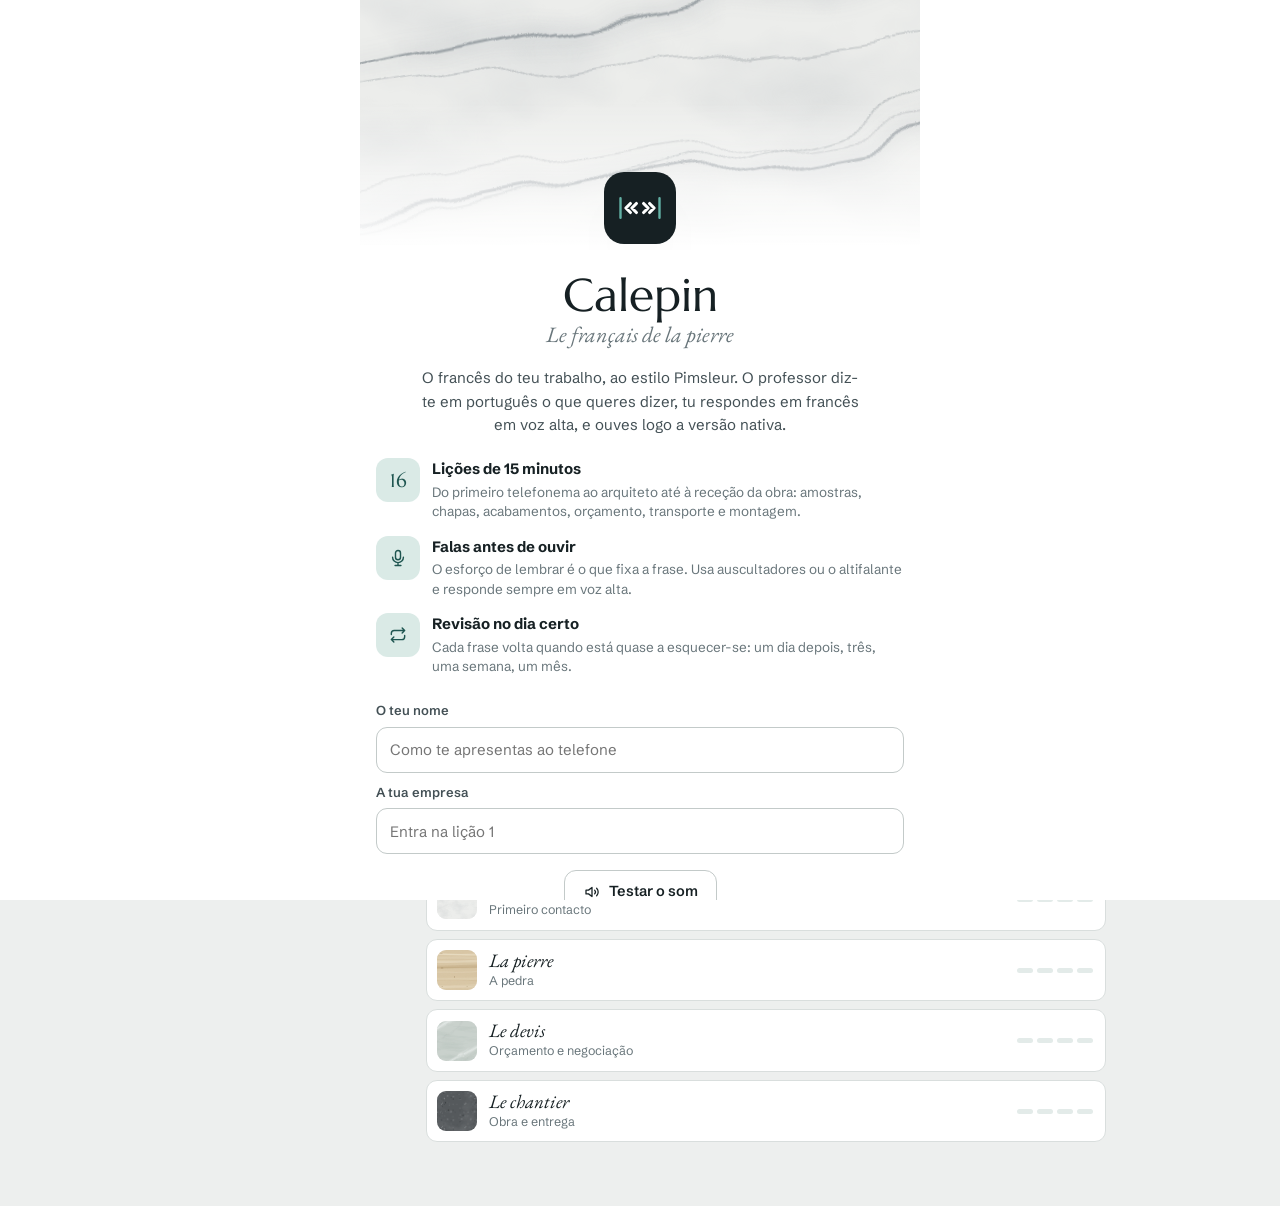
<file: index.html>
<!doctype html>
<html lang="pt-PT">
<head>
<meta charset="utf-8">
<meta name="viewport" content="width=device-width,initial-scale=1,viewport-fit=cover,interactive-widget=resizes-content">
<meta name="theme-color" content="#EDEFEE" media="(prefers-color-scheme: light)">
<meta name="theme-color" content="#0E1315" media="(prefers-color-scheme: dark)">
<meta name="mobile-web-app-capable" content="yes">
<meta name="apple-mobile-web-app-capable" content="yes">
<meta name="apple-mobile-web-app-status-bar-style" content="default">
<meta name="apple-mobile-web-app-title" content="Calepin">
<meta name="robots" content="noindex, nofollow">
<link rel="manifest" href="manifest.webmanifest">
<link rel="apple-touch-icon" href="apple-touch-icon.png">
<link rel="icon" type="image/png" sizes="192x192" href="icon-192.png">
<style>:root{color-scheme:light}body{margin:0}img{max-width:100%}[hidden]{display:none!important}</style>
<title>Calepin</title>
<meta name="claude:viewport-fit-sides" content="cover">
<meta name="description" content="Francês profissional para a pedra natural, ao estilo Pimsleur: ouvir, responder em voz alta, repetir.">
<link rel="preconnect" href="https://fonts.googleapis.com">
<link rel="preconnect" href="https://fonts.gstatic.com" crossorigin>
<link rel="stylesheet" href="https://fonts.googleapis.com/css2?family=EB+Garamond:ital,wght@0,400;0,500;1,400;1,500&family=IBM+Plex+Mono:wght@400;500&family=Marcellus&family=Schibsted+Grotesk:wght@400;500;600;700&display=swap">
<style>
/* ===================== Calepin · Le français de la pierre ===================== */
:root{
  --bg:#EDEFEE; --surface:#FFFFFF; --surface-2:#F5F6F5; --sunk:#E4E8E7;
  --ink:#162023; --ink-2:#435055; --ink-3:#69767B; --ink-4:#97A1A5;
  --line:#D9DEDD; --line-2:#C3CAC9;
  --verd:#2B6B64; --verd-ink:#1E5550; --verd-soft:#DAEAE6; --verd-wash:#EDF5F3;
  --brass:#9A7428; --brass-ink:#6F521B; --brass-soft:#F2E8D2;
  --danger:#A0453A; --danger-soft:#F5E1DD;
  --on-accent:#FFFFFF;
  --hm0:#E2E6E5; --hm1:#C6E0DA; --hm2:#93C5BB; --hm3:#5AA295; --hm4:#2F7E72; --hm5:#1C5B52;
  --kn:#2B6B64; --lr:#A9D1C9; --track:#E3EBE9;
  --shadow:0 1px 0 rgba(22,32,35,.04), 0 14px 34px -22px rgba(22,32,35,.38);
  --shadow-lg:0 30px 60px -30px rgba(22,32,35,.45);
  --glass:rgba(255,255,255,.82);
  --r:16px; --r-sm:11px;
  --f-display:"Marcellus", "Cormorant Garamond", Georgia, serif;
  --f-fr:"EB Garamond", Garamond, "Times New Roman", serif;
  --f-ui:"Schibsted Grotesk", system-ui, -apple-system, "Segoe UI", Roboto, sans-serif;
  --f-mono:"IBM Plex Mono", ui-monospace, "SFMono-Regular", Menlo, monospace;
  --gl:max(16px, env(safe-area-inset-left, 0px)); --gr:max(16px, env(safe-area-inset-right, 0px));
  --sb:env(safe-area-inset-bottom, 0px);
  color-scheme:light;
}
@media (prefers-color-scheme: dark){
  :root:not([data-theme="light"]){
    --bg:#0E1315; --surface:#151C1F; --surface-2:#1A2326; --sunk:#11171A;
    --ink:#E5EBEA; --ink-2:#B3BEBE; --ink-3:#889496; --ink-4:#5F6B6D;
    --line:#253033; --line-2:#334043;
    --verd:#5CAB9F; --verd-ink:#8FD0C5; --verd-soft:#1B3431; --verd-wash:#142522;
    --brass:#CFA757; --brass-ink:#E6C887; --brass-soft:#2D2617;
    --danger:#E28C7D; --danger-soft:#3A201C;
    --on-accent:#0B1312;
    --hm0:#1E272A; --hm1:#1E3C37; --hm2:#245750; --hm3:#2F756A; --hm4:#46988B; --hm5:#77C2B5;
    --kn:#5CAB9F; --lr:#2A514B; --track:#1F2A2C;
    --shadow:0 1px 0 rgba(0,0,0,.25), 0 16px 36px -22px rgba(0,0,0,.7);
    --shadow-lg:0 30px 60px -30px rgba(0,0,0,.8);
    --glass:rgba(21,28,31,.82);
    color-scheme:dark;
  }
}
:root[data-theme="dark"]{
  --bg:#0E1315; --surface:#151C1F; --surface-2:#1A2326; --sunk:#11171A;
  --ink:#E5EBEA; --ink-2:#B3BEBE; --ink-3:#889496; --ink-4:#5F6B6D;
  --line:#253033; --line-2:#334043;
  --verd:#5CAB9F; --verd-ink:#8FD0C5; --verd-soft:#1B3431; --verd-wash:#142522;
  --brass:#CFA757; --brass-ink:#E6C887; --brass-soft:#2D2617;
  --danger:#E28C7D; --danger-soft:#3A201C;
  --on-accent:#0B1312;
  --hm0:#1E272A; --hm1:#1E3C37; --hm2:#245750; --hm3:#2F756A; --hm4:#46988B; --hm5:#77C2B5;
  --kn:#5CAB9F; --lr:#2A514B; --track:#1F2A2C;
  --shadow:0 1px 0 rgba(0,0,0,.25), 0 16px 36px -22px rgba(0,0,0,.7);
  --shadow-lg:0 30px 60px -30px rgba(0,0,0,.8);
  --glass:rgba(21,28,31,.82);
  color-scheme:dark;
}

*,*::before,*::after{ box-sizing:border-box; }
html{ -webkit-text-size-adjust:100%; text-size-adjust:100%; background:var(--bg); }
body{ margin:0; background:var(--bg); color:var(--ink); font:400 15px/1.5 var(--f-ui); -webkit-font-smoothing:antialiased; -moz-osx-font-smoothing:grayscale; overflow-x:hidden; }
body.locked{ overflow:hidden; }
button,input,select,textarea{ font:inherit; color:inherit; }
button{ cursor:pointer; -webkit-tap-highlight-color:transparent; }
a{ color:var(--verd-ink); }
[hidden]{ display:none !important; }
p{ margin:0; }
h1,h2,h3,h4{ margin:0; font-weight:600; }
:focus-visible{ outline:2px solid var(--verd); outline-offset:2px; }
[lang="fr"]{ hyphens:manual; }

.ic{ width:20px; height:20px; flex:none; fill:none; stroke:currentColor; stroke-width:1.7; stroke-linecap:round; stroke-linejoin:round; }
.ic.fill{ fill:currentColor; stroke:none; }

/* ---------- Layout ---------- */
.app{ min-height:100vh; min-height:100dvh; display:grid; grid-template-columns:1fr; }
.rail{ display:none; }
.main{ width:100%; max-width:760px; margin:0 auto; padding:0 var(--gr) calc(96px + var(--sb)) var(--gl); }
.view{ padding-top:max(14px, env(safe-area-inset-top, 0px)); }
@media (min-width:900px){
  .app{ grid-template-columns:252px minmax(0,1fr); }
  .rail{ display:flex; flex-direction:column; gap:28px; position:sticky; top:0; height:100vh; height:100dvh; padding:26px 18px 22px; border-right:1px solid var(--line); background:var(--surface-2); }
  .tabbar{ display:none !important; }
  .main{ padding:8px 40px 64px; }
  .only-m{ display:none !important; }
}
.brand, .m-brand{ display:flex; align-items:center; gap:11px; }
.brand-mark{ width:40px; height:40px; border-radius:12px; display:grid; place-items:center; background:var(--ink); color:var(--surface); flex:none; }
.brand-mark .mark{ width:28px; height:28px; }
.brand-txt{ display:flex; flex-direction:column; line-height:1.1; }
.brand-txt b{ font:400 21px/1.05 var(--f-display); letter-spacing:.01em; }
.brand-txt small{ font:italic 400 14px/1.2 var(--f-fr); color:var(--ink-3); }
.m-brand .brand-mark{ width:34px; height:34px; border-radius:10px; }
.m-brand .brand-mark .mark{ width:24px; height:24px; }
.m-brand .brand-txt b{ font-size:19px; }
.rail-tabs{ display:flex; flex-direction:column; gap:4px; }
.rtab{ position:relative; display:flex; align-items:center; gap:12px; height:44px; padding:0 12px; border:0; border-radius:11px; background:none; color:var(--ink-2); font-weight:600; font-size:14.5px; text-align:left; }
.rtab:hover{ background:var(--sunk); color:var(--ink); }
.rtab.on{ background:var(--surface); color:var(--ink); box-shadow:0 0 0 1px var(--line); }
.rtab.on .ic{ color:var(--verd); }
.rtab .badge{ margin-left:auto; }
.rail-foot{ margin-top:auto; display:flex; flex-direction:column; align-items:flex-start; gap:10px; }

.tabbar{ position:fixed; left:0; right:0; bottom:0; z-index:20; display:grid; grid-template-columns:repeat(4,1fr); padding:6px max(8px, env(safe-area-inset-right,0px)) calc(6px + var(--sb)) max(8px, env(safe-area-inset-left,0px)); background:var(--glass); -webkit-backdrop-filter:saturate(1.4) blur(18px); backdrop-filter:saturate(1.4) blur(18px); border-top:1px solid var(--line); }
body.typing .tabbar{ display:none; }
.tab{ position:relative; display:flex; flex-direction:column; align-items:center; gap:3px; padding:7px 0 5px; border:0; background:none; color:var(--ink-3); font-size:11.5px; font-weight:600; letter-spacing:.01em; }
.tab .ic{ width:23px; height:23px; }
.tab.on{ color:var(--ink); }
.tab.on .ic{ color:var(--verd); }
.tab.on::before{ content:""; position:absolute; top:-7px; left:calc(50% - 14px); width:28px; height:2px; border-radius:2px; background:var(--verd); }
.badge{ position:absolute; top:2px; left:calc(50% + 6px); min-width:17px; height:17px; padding:0 5px; border-radius:9px; background:var(--brass); color:#fff; font:700 10.5px/17px var(--f-ui); font-style:normal; text-align:center; }
:root[data-theme="dark"] .badge{ color:#1A1406; }
@media (prefers-color-scheme: dark){ :root:not([data-theme="light"]) .badge{ color:#1A1406; } }
.rtab .badge{ position:static; }

/* ---------- Type ---------- */
.display{ font:400 34px/1.06 var(--f-display); letter-spacing:-.005em; }
.eyebrow{ font:600 11px/1.3 var(--f-ui); letter-spacing:.13em; text-transform:uppercase; color:var(--ink-3); }
.fr-title{ font:italic 400 31px/1.08 var(--f-fr); letter-spacing:-.005em; margin:6px 0 2px; }
.pt-sub{ color:var(--ink-3); font-weight:500; }
.muted{ color:var(--ink-3); }
.sm{ font-size:13px; }
.hint{ color:var(--ink-3); font-size:13.5px; line-height:1.5; margin-top:8px; }
.hint.warn{ color:var(--danger); }
.sec-title{ font:400 21px/1.15 var(--f-display); }
.sec-head{ display:flex; align-items:baseline; justify-content:space-between; gap:12px; margin-bottom:14px; }
.q-fr{ font-family:var(--f-fr); font-style:italic; font-size:1.1em; letter-spacing:0; color:var(--verd-ink); }

/* ---------- Header ---------- */
.page-head{ display:flex; align-items:flex-end; justify-content:space-between; gap:12px; padding:8px 0 4px; }
.page-head .eyebrow{ margin-bottom:6px; }
.hoje-head{ align-items:center; padding-top:4px; }
.head-btns{ display:flex; gap:8px; }
@media (min-width:900px){ .hoje-head{ display:none; } .page-head{ padding-top:26px; } }
.hello{ margin:22px 0 4px; }
.hello .display{ font-size:clamp(34px, 9vw, 44px); }
.fr-date{ font:italic 400 19px/1.3 var(--f-fr); color:var(--ink-3); margin-top:6px; }
.icon-btn{ width:42px; height:42px; display:grid; place-items:center; border-radius:12px; border:1px solid var(--line); background:var(--surface); color:var(--ink-2); flex:none; }
.icon-btn:hover{ color:var(--ink); border-color:var(--line-2); }
.icon-btn.ghostly{ visibility:hidden; }

/* ---------- Buttons ---------- */
.btn{ display:inline-flex; align-items:center; justify-content:center; gap:8px; min-height:44px; padding:0 18px; border-radius:12px; border:1px solid var(--line-2); background:var(--surface); color:var(--ink); font:600 14.5px/1.1 var(--f-ui); text-decoration:none; white-space:nowrap; transition:background .15s, border-color .15s, transform .1s; }
.btn:active{ transform:scale(.985); }
.btn .ic{ width:18px; height:18px; }
.btn.primary{ background:var(--verd); border-color:transparent; color:var(--on-accent); box-shadow:0 10px 22px -14px var(--verd); }
.btn.primary:hover{ filter:brightness(1.06); }
.btn.ghost{ background:transparent; }
.btn.ghost:hover{ background:var(--surface-2); }
.btn.lg{ min-height:52px; padding:0 22px; font-size:15.5px; border-radius:14px; }
.btn.sm{ min-height:36px; padding:0 13px; font-size:13.5px; border-radius:10px; }
.btn.block{ width:100%; }
.btn.danger{ color:var(--danger); }
.btn.danger.armed{ background:var(--danger-soft); border-color:var(--danger); }
.btn:disabled{ opacity:.5; cursor:default; }
.linkbtn{ display:inline-flex; align-items:center; gap:4px; padding:0; border:0; background:none; color:var(--verd-ink); font-weight:600; font-size:13.5px; text-decoration:none; }
.linkbtn .ic{ width:15px; height:15px; }
.row-btns{ display:flex; flex-wrap:wrap; gap:8px; }

.pbtns{ display:flex; gap:6px; flex:none; }
.pbtn{ position:relative; width:38px; height:38px; display:grid; place-items:center; border-radius:50%; border:1px solid var(--line); background:var(--surface); color:var(--ink-2); flex:none; transition:background .15s, color .15s, border-color .15s; }
.pbtn .ic{ width:18px; height:18px; }
.pbtn.txt{ font:italic 500 14px/1 var(--f-fr); letter-spacing:.01em; }
.pbtn:hover{ border-color:var(--line-2); color:var(--ink); }
.pbtn.playing{ background:var(--verd-soft); border-color:transparent; color:var(--verd-ink); }
.pbtn.playing::after{ content:""; position:absolute; inset:-4px; border-radius:50%; border:1.5px solid var(--verd); opacity:.5; animation:ring 1.3s ease-out infinite; }
.pbtn.rec{ background:var(--brass-soft); border-color:var(--brass); color:var(--brass-ink); }
.pbtn.rec::after{ content:""; position:absolute; inset:-4px; border-radius:50%; border:1.5px solid var(--brass); animation:ring 1.1s ease-out infinite; }
@keyframes ring{ from{ transform:scale(.9); opacity:.7; } to{ transform:scale(1.35); opacity:0; } }

/* ---------- Cards ---------- */
.card{ background:var(--surface); border:1px solid var(--line); border-radius:var(--r); padding:18px; margin-top:14px; }
.notice{ display:flex; gap:12px; align-items:flex-start; margin-top:14px; padding:14px 16px; border-radius:var(--r-sm); border:1px solid var(--line); background:var(--surface); }
.notice > .ic{ margin-top:1px; color:var(--verd); }
.notice.n-warn{ background:var(--brass-soft); border-color:color-mix(in oklab, var(--brass) 35%, transparent); }
.notice.n-warn > .ic{ color:var(--brass-ink); }
.notice > div > b{ display:block; font-size:14.5px; }
.notice p{ color:var(--ink-2); font-size:13.5px; margin-top:3px; }
.notice-a{ display:flex; gap:8px; margin-top:10px; flex-wrap:wrap; }

/* dimension line: the cote of a technical drawing */
.cote{ display:flex; align-items:center; gap:10px; margin:16px 0 14px; color:var(--ink-3); font:500 11.5px/1 var(--f-mono); letter-spacing:.02em; }
.cote i{ position:relative; flex:1; height:1px; background:currentColor; opacity:.75; }
.cote i::before, .cote i::after{ content:""; position:absolute; top:-5px; width:1px; height:11px; background:currentColor; }
.cote i:first-child::before{ left:0; }
.cote i:first-child::after{ left:0; transform:rotate(45deg); height:9px; top:-4px; }
.cote i:last-child::after{ right:0; }
.cote i:last-child::before{ right:0; transform:rotate(45deg); height:9px; top:-4px; }

/* ---------- Hoje ---------- */
.hero{ margin-top:18px; background:var(--surface); border:1px solid var(--line); border-radius:20px; overflow:hidden; box-shadow:var(--shadow); }
.hero-stone{ position:relative; height:clamp(118px, 30vw, 168px); overflow:hidden; border-bottom:1px solid var(--line); }
.stone{ display:block; width:100%; height:100%; }
:root[data-theme="dark"] .stone{ filter:brightness(.86) saturate(.95); }
@media (prefers-color-scheme: dark){ :root:not([data-theme="light"]) .stone{ filter:brightness(.86) saturate(.95); } }
.hero-stone .stone{ position:absolute; inset:0; }
.hero-num{ position:absolute; right:14px; bottom:-16px; font:400 clamp(96px, 27vw, 136px)/1 var(--f-fr); font-variant-numeric:lining-nums; color:rgba(22,32,35,.6); letter-spacing:-.03em; }
.hero-mod{ position:absolute; left:14px; top:14px; padding:6px 10px; border-radius:999px; background:rgba(255,255,255,.82); color:#1B2427; font:600 11px/1 var(--f-ui); letter-spacing:.1em; text-transform:uppercase; -webkit-backdrop-filter:blur(8px); backdrop-filter:blur(8px); }
.hero-mod span{ text-transform:none; letter-spacing:0; font:italic 500 13px/1 var(--f-fr); }
.hero-body{ padding:18px 18px 20px; }
.hero-sit{ margin-top:12px; color:var(--ink-2); line-height:1.55; }
.facts{ list-style:none; display:grid; grid-template-columns:repeat(3, minmax(0,1fr)); gap:14px; margin:0; padding:0; }
.facts li{ display:flex; flex-direction:column; }
.facts b{ font:600 22px/1.1 var(--f-ui); letter-spacing:-.01em; }
.facts span{ font-size:12.5px; line-height:1.3; color:var(--ink-3); margin-top:3px; }
.facts.center{ width:100%; text-align:center; margin:18px 0 6px; }
.facts.center li{ align-items:center; }
.resume{ height:4px; border-radius:4px; background:var(--track); margin-top:16px; overflow:hidden; }
.resume span{ display:block; height:100%; background:var(--brass); border-radius:0 4px 4px 0; }
.hero-actions{ display:flex; gap:10px; margin-top:18px; flex-wrap:wrap; }
.hero-actions .btn.primary{ flex:1 1 auto; }
.hero-actions .btn.ghost{ flex:0 0 auto; }
.duo{ display:grid; grid-template-columns:1fr; gap:0; }
@media (min-width:640px){ .duo{ grid-template-columns:1fr 1fr; gap:14px; } }
.rv h3, .pod h3{ font:600 18px/1.25 var(--f-ui); margin:6px 0 6px; letter-spacing:-.01em; }
.rv .muted{ font-size:13.5px; }
.rv .btn{ margin-top:14px; }
.rv.hot{ border-color:color-mix(in oklab, var(--verd) 40%, var(--line)); background:linear-gradient(180deg, var(--verd-wash), var(--surface) 70%); }
.pod-fr{ font:italic 400 24px/1.2 var(--f-fr); margin:10px 0 6px; color:var(--ink); }
.pod-pt{ color:var(--ink-3); font-size:14px; }
.pod .pbtns{ margin-top:14px; }
.course{ margin-top:30px; }
.cm{ display:grid; gap:8px; }
.cm-row{ display:grid; grid-template-columns:40px 1fr auto; align-items:center; gap:12px; width:100%; padding:10px 12px 10px 10px; border:1px solid var(--line); border-radius:var(--r-sm); background:var(--surface); text-align:left; }
.cm-row:hover{ border-color:var(--line-2); }
.sw{ display:block; width:40px; height:40px; border-radius:9px; overflow:hidden; box-shadow:inset 0 0 0 1px rgba(0,0,0,.06); }
.sw.sm{ width:28px; height:28px; border-radius:7px; }
.cm-t{ display:flex; flex-direction:column; min-width:0; }
.cm-t b{ font:italic 400 19px/1.15 var(--f-fr); }
.cm-t small{ color:var(--ink-3); font-size:12.5px; }
.cm-steps{ display:flex; gap:4px; }
.cm-steps i{ width:16px; height:5px; border-radius:3px; background:var(--track); }
.cm-steps i.on{ background:var(--verd); }

/* ---------- Lições ---------- */
.mod{ margin-top:26px; }
.mod-banner{ position:relative; height:132px; border-radius:var(--r); overflow:hidden; border:1px solid var(--line); }
.mod-banner .stone{ position:absolute; inset:0; }
.mod-banner::after{ content:""; position:absolute; inset:0; background:linear-gradient(90deg, rgba(255,255,255,.72), rgba(255,255,255,.18) 70%, transparent); }
.mod-banner.dark::after{ background:linear-gradient(90deg, rgba(10,14,16,.62), rgba(10,14,16,.12) 75%, transparent); }
.mb-txt{ position:absolute; z-index:1; left:16px; right:16px; bottom:14px; display:flex; flex-direction:column; color:#172023; }
.mod-banner.dark .mb-txt, .ls-head.dark .ls-ht{ color:#F1F3F2; }
.mb-num{ font:500 11.5px/1.2 var(--f-mono); letter-spacing:.06em; text-transform:uppercase; opacity:.85; }
.mb-fr{ font:400 30px/1.1 var(--f-display); margin-top:4px; }
.mb-pt{ font-size:13px; font-weight:500; opacity:.82; margin-top:3px; }
.lrows{ margin-top:4px; }
.lrow{ display:grid; grid-template-columns:34px minmax(0,1fr) auto 16px; align-items:center; gap:12px; width:100%; padding:14px 2px; border:0; border-bottom:1px solid var(--line); background:none; text-align:left; }
.lrow:last-child{ border-bottom:0; }
.lrow:hover .ltxt b{ color:var(--verd-ink); }
.lnum{ font:500 13px/1 var(--f-mono); color:var(--ink-3); }
.ltxt{ display:flex; flex-direction:column; min-width:0; }
.ltxt b{ font:italic 400 21px/1.15 var(--f-fr); transition:color .15s; }
.ltxt small{ color:var(--ink-3); font-size:13px; margin-top:2px; }
.chev{ width:16px; height:16px; color:var(--ink-4); }
.lstat{ display:inline-flex; align-items:center; gap:4px; padding:4px 9px; border-radius:999px; font:600 11.5px/1.2 var(--f-ui); white-space:nowrap; }
.lstat .ic{ width:13px; height:13px; stroke-width:2.2; }
.lstat.done{ color:var(--verd-ink); background:var(--verd-soft); }
.lstat.next{ color:var(--brass-ink); background:var(--brass-soft); }
.lstat.redo{ color:var(--danger); background:var(--danger-soft); }

/* lesson sheet */
.ls-head{ position:relative; height:116px; border-radius:var(--r-sm); overflow:hidden; border:1px solid var(--line); }
.ls-head .stone{ position:absolute; inset:0; }
.ls-head::after{ content:""; position:absolute; inset:0; background:linear-gradient(90deg, rgba(255,255,255,.78), rgba(255,255,255,.2) 75%, transparent); }
.ls-head.dark::after{ background:linear-gradient(90deg, rgba(10,14,16,.66), rgba(10,14,16,.12) 75%, transparent); }
.ls-ht{ position:absolute; z-index:1; left:14px; right:14px; bottom:12px; display:flex; flex-direction:column; color:#172023; }
.ls-ht .fr-title{ margin:4px 0 0; font-size:28px; }
.ls-sit{ margin-top:14px; color:var(--ink-2); line-height:1.55; }
.ls-actions{ display:flex; gap:10px; flex-wrap:wrap; }
.ls-actions .btn{ flex:1 1 160px; }
.ls-h{ font:400 19px/1.2 var(--f-display); margin:26px 0 8px; display:flex; align-items:baseline; gap:8px; }
.ls-h small{ font:500 12px var(--f-mono); color:var(--ink-3); }
.ls-note{ padding:12px 14px; border-left:2px solid var(--brass); background:var(--surface-2); border-radius:0 10px 10px 0; color:var(--ink-2); margin-top:8px; line-height:1.55; }
.ls-dlg .dl{ display:grid; grid-template-columns:auto 1fr auto; gap:10px; align-items:start; padding:10px 0; border-bottom:1px solid var(--line); }
.ls-dlg .dl:last-child{ border-bottom:0; }

/* speakers */
.who{ display:inline-flex; align-items:center; justify-content:center; min-width:42px; height:22px; padding:0 7px; margin-top:2px; border-radius:6px; font:italic 500 13.5px/1 var(--f-fr); letter-spacing:.01em; }
.w-A{ background:var(--verd-soft); color:var(--verd-ink); }
.w-N{ background:var(--ink); color:var(--surface); }
.w-C{ background:var(--brass-soft); color:var(--brass-ink); }
.dl-t .fr{ font:italic 400 19px/1.3 var(--f-fr); }
.dl-t .pt{ font-size:13.5px; color:var(--ink-3); margin-top:2px; }

/* ---------- Frases ---------- */
.tools{ display:flex; flex-direction:column; gap:10px; margin:16px 0 8px; }
.seg{ display:flex; padding:3px; border-radius:12px; background:var(--sunk); gap:2px; }
.seg button{ flex:1; min-height:38px; padding:0 10px; border:0; border-radius:9px; background:none; color:var(--ink-2); font-weight:600; font-size:13.5px; }
.seg button.on{ background:var(--surface); color:var(--ink); box-shadow:0 1px 2px rgba(0,0,0,.08), 0 0 0 1px var(--line); }
.seg.sm button{ min-height:34px; font-size:13px; }
.search{ display:flex; align-items:center; gap:10px; height:46px; padding:0 14px; border-radius:12px; border:1px solid var(--line); background:var(--surface); color:var(--ink-3); }
.search:focus-within{ border-color:var(--verd); box-shadow:0 0 0 3px var(--verd-soft); }
.search input{ flex:1; min-width:0; height:100%; border:0; outline:0; background:none; color:var(--ink); font-size:15px; }
.grp{ border-bottom:1px solid var(--line); }
.grp summary{ display:grid; grid-template-columns:auto minmax(0,1fr) 16px; align-items:center; gap:12px; padding:15px 2px; cursor:pointer; list-style:none; }
.grp summary::-webkit-details-marker{ display:none; }
.grp summary .chev{ transition:transform .2s; }
.grp[open] summary .chev{ transform:rotate(90deg); }
.grp:not(:has(.lnum)) summary{ grid-template-columns:minmax(0,1fr) 16px; }
.flist{ padding:0 0 10px; }
.frow{ display:grid; grid-template-columns:minmax(0,1fr) auto; gap:6px 12px; align-items:center; padding:12px 0; border-top:1px solid var(--line); }
.flist .frow:first-child{ border-top:0; }
.ftx .fr{ font:italic 400 20px/1.25 var(--f-fr); }
.ftx .pt{ font-size:13.5px; color:var(--ink-3); margin-top:2px; }
.fres{ grid-column:1/-1; display:flex; flex-wrap:wrap; gap:6px 12px; align-items:baseline; font-size:13.5px; }
.sc{ font-weight:700; padding:2px 8px; border-radius:6px; }
.sc.ok{ background:var(--verd-soft); color:var(--verd-ink); }
.sc.mid{ background:var(--brass-soft); color:var(--brass-ink); }
.sc.low{ background:var(--danger-soft); color:var(--danger); }
.miss, .heard{ color:var(--ink-2); }
.heard i, .miss i{ font-family:var(--f-fr); font-size:1.08em; }
.listening{ color:var(--brass-ink); font-weight:600; }
.listening.big{ display:inline-flex; align-items:center; gap:8px; font-size:15px; }
.box{ display:inline-flex; gap:3px; margin-top:7px; vertical-align:middle; }
.box i{ width:12px; height:4px; border-radius:2px; background:var(--track); }
.box i.on{ background:var(--verd); }
.glist{ padding:0 0 10px; }
.grow{ display:grid; grid-template-columns:minmax(0,1.1fr) minmax(0,1fr) auto; gap:12px; align-items:center; padding:9px 0; border-top:1px solid var(--line); }
.glist .grow:first-child{ border-top:0; }
.g-fr{ font:italic 400 19px/1.2 var(--f-fr); }
.g-gen{ font:500 11px var(--f-mono); color:var(--ink-3); font-style:normal; }
.g-pt{ color:var(--ink-2); font-size:14px; }
.empty{ text-align:center; padding:36px 12px; color:var(--ink-3); }
.empty .btn{ margin-top:14px; }
.empty.big{ padding:24px 8px 40px; }
.empty.big h3{ font:400 24px/1.2 var(--f-display); color:var(--ink); margin-top:20px; }
.empty.big p{ max-width:380px; margin:8px auto 0; }
.empty-stone{ width:220px; height:88px; margin:20px auto 0; border-radius:14px; overflow:hidden; border:1px solid var(--line); }

/* ---------- Progresso ---------- */
.tiles{ display:grid; grid-template-columns:1fr 1fr; gap:10px; margin-top:18px; }
@media (min-width:640px){ .tiles{ grid-template-columns:repeat(4,1fr); } }
.tile{ display:flex; flex-direction:column; padding:14px 14px 13px; border-radius:var(--r-sm); background:var(--surface); border:1px solid var(--line); }
.t-l{ font-size:12.5px; color:var(--ink-3); font-weight:500; }
.t-v{ font:600 28px/1.15 var(--f-ui); letter-spacing:-.02em; margin-top:6px; }
.t-s{ font-size:12px; color:var(--ink-3); margin-top:2px; }
.chart-card{ padding-bottom:14px; }
.hm-wrap{ display:grid; grid-template-columns:auto minmax(0,1fr); gap:8px; }
.hm-days{ display:grid; grid-template-rows:repeat(7, 1fr); gap:3px; padding-top:18px; font:500 10.5px/1 var(--f-mono); color:var(--ink-3); }
.hm-days span{ display:flex; align-items:center; }
.hm-months{ display:grid; grid-template-columns:repeat(12, 1fr); gap:3px; height:14px; margin-bottom:4px; font:500 10.5px/1 var(--f-mono); color:var(--ink-3); }
.hm{ display:grid; grid-template-columns:repeat(12, 1fr); grid-template-rows:repeat(7, auto); grid-auto-flow:column; gap:3px; }
.c{ display:block; aspect-ratio:1; border-radius:3px; background:var(--hm0); max-height:30px; }
.c.l1{ background:var(--hm1); } .c.l2{ background:var(--hm2); } .c.l3{ background:var(--hm3); } .c.l4{ background:var(--hm4); } .c.l5{ background:var(--hm5); }
.c.fut{ background:transparent; box-shadow:inset 0 0 0 1px var(--line); opacity:.5; }
.c.today{ box-shadow:0 0 0 1.5px var(--surface), 0 0 0 3px var(--ink-3); }
.c[data-tip]:hover, .c[data-tip]:focus-visible{ outline:2px solid var(--ink); outline-offset:1px; }
.hm-foot{ display:flex; align-items:flex-start; justify-content:space-between; gap:12px; margin-top:12px; flex-wrap:wrap; }
.hm-scale{ display:inline-flex; align-items:center; gap:3px; font-size:12px; color:var(--ink-3); }
.hm-scale i{ width:12px; height:12px; aspect-ratio:auto; }
.hm-scale i:first-of-type{ margin-left:5px; } .hm-scale i:last-of-type{ margin-right:5px; }
.tview summary{ font-size:12.5px; font-weight:600; color:var(--verd-ink); cursor:pointer; }
.tview table{ margin-top:8px; border-collapse:collapse; font-size:13px; }
.tview th, .tview td{ text-align:left; padding:4px 14px 4px 0; border-bottom:1px solid var(--line); font-variant-numeric:tabular-nums; }
.tview th{ color:var(--ink-3); font-weight:600; }
.legend{ display:flex; flex-wrap:wrap; gap:6px 16px; margin:-4px 0 12px; font-size:12.5px; color:var(--ink-3); }
.legend span{ display:inline-flex; align-items:center; gap:6px; }
.legend i{ width:12px; height:8px; border-radius:2px; }
.k-kn{ background:var(--kn); } .k-lr{ background:var(--lr); }
.mrow{ display:grid; grid-template-columns:minmax(120px, 34%) minmax(0,1fr) auto; gap:12px; align-items:center; padding:9px 0; border-radius:8px; }
.mrow:focus-visible{ outline-offset:4px; }
.mr-name{ display:flex; align-items:center; gap:10px; min-width:0; }
.mr-name b{ display:block; font:italic 400 17px/1.15 var(--f-fr); white-space:nowrap; overflow:hidden; text-overflow:ellipsis; }
.mr-name small{ font-size:12px; color:var(--ink-3); }
.mr-bar{ position:relative; height:12px; border-radius:0 4px 4px 0; background:var(--track); overflow:hidden; }
.mr-bar i{ position:absolute; left:0; top:0; bottom:0; border-radius:0 4px 4px 0; }
.mr-bar .lr{ background:var(--lr); }
.mr-bar .kn{ background:var(--kn); box-shadow:2px 0 0 var(--surface); }
.mr-val{ font:600 15px/1 var(--f-ui); font-variant-numeric:tabular-nums; min-width:52px; text-align:right; }
.mr-val small{ font-weight:500; color:var(--ink-3); font-size:12px; }
.hist{ list-style:none; margin:0; padding:0; }
.hist li{ display:grid; grid-template-columns:64px minmax(0,1fr) auto; gap:12px; padding:11px 0; border-top:1px solid var(--line); align-items:baseline; font-size:14px; }
.hist li:first-child{ border-top:0; }
.h-d{ font:500 12px var(--f-mono); color:var(--ink-3); }
.h-t span[lang="fr"]{ font-family:var(--f-fr); font-style:italic; font-size:1.1em; }
.h-m{ font:500 12.5px var(--f-mono); color:var(--ink-3); }
.ftip{ position:fixed; z-index:90; transform:translate(-50%, -100%); padding:7px 10px; border-radius:8px; background:var(--ink); color:var(--surface); font:600 12.5px/1.3 var(--f-ui); pointer-events:none; white-space:nowrap; box-shadow:var(--shadow-lg); }

/* ---------- Overlay: player, review, welcome ---------- */
.ov{ position:fixed; inset:0; z-index:40; background:var(--surface); overflow-y:auto; overscroll-behavior:contain; }
.ov > *{ animation:rise .3s cubic-bezier(.2,.8,.2,1); }
@keyframes rise{ from{ opacity:0; transform:translateY(14px); } to{ opacity:1; transform:none; } }
.pl{ min-height:100%; display:flex; flex-direction:column; max-width:640px; margin:0 auto; padding:max(10px, env(safe-area-inset-top,0px)) var(--gr) 0 var(--gl); }
.pl-top{ display:grid; grid-template-columns:42px 1fr 42px; align-items:center; gap:10px; padding:4px 0 10px; }
.pl-title{ display:flex; flex-direction:column; align-items:center; text-align:center; min-width:0; }
.pl-title span{ font:500 11px/1.2 var(--f-mono); letter-spacing:.08em; text-transform:uppercase; color:var(--ink-3); }
.pl-title b{ font:italic 400 19px/1.2 var(--f-fr); white-space:nowrap; overflow:hidden; text-overflow:ellipsis; max-width:100%; }
.pl-pop{ margin:0 0 12px; padding:14px; border-radius:var(--r-sm); background:var(--surface-2); border:1px solid var(--line); display:grid; gap:8px; }
.pl-prog{ display:grid; grid-template-columns:1fr auto; gap:12px; align-items:center; }
.pl-track{ height:3px; border-radius:3px; background:var(--track); overflow:hidden; }
.pl-track i{ display:block; height:100%; width:0; background:var(--verd); border-radius:3px; transition:width .5s ease; }
#pl-left{ font:500 11.5px/1 var(--f-mono); color:var(--ink-3); min-width:42px; text-align:right; }
.pl-phases{ list-style:none; display:flex; gap:4px; margin:12px 0 0; padding:0; overflow-x:auto; scrollbar-width:none; }
.pl-phases::-webkit-scrollbar{ display:none; }
.pl-phases li{ flex:1 0 auto; text-align:center; padding:6px 8px; border-radius:8px; font:italic 400 14px/1 var(--f-fr); color:var(--ink-4); white-space:nowrap; transition:color .2s, background .2s; }
.pl-phases li.past{ color:var(--ink-3); }
.pl-phases li.on{ color:var(--ink); background:var(--sunk); }
.pl-stage{ flex:1; display:flex; flex-direction:column; align-items:center; padding:clamp(10px, 3vh, 28px) 0 8px; }
.dial{ position:relative; width:min(48vw, 196px); aspect-ratio:1; flex:none; }
.d-stone{ position:absolute; inset:9%; border-radius:50%; overflow:hidden; opacity:.75; box-shadow:inset 0 0 0 1px rgba(0,0,0,.06); }
.d-stone::after{ content:""; position:absolute; inset:0; background:radial-gradient(circle at 50% 46%, color-mix(in oklab, var(--surface) 62%, transparent) 30%, color-mix(in oklab, var(--surface) 8%, transparent) 78%); }
.dial > svg{ position:absolute; inset:0; width:100%; height:100%; transform:rotate(-90deg); }
.d-track{ fill:none; stroke:var(--line); stroke-width:2; }
.d-arc{ fill:none; stroke:var(--verd); stroke-width:3.5; stroke-linecap:round; stroke-dasharray:100; stroke-dashoffset:100; opacity:0; }
.d-arc.count{ opacity:1; animation:drain var(--d, 3s) linear forwards; }
@keyframes drain{ from{ stroke-dashoffset:0; } to{ stroke-dashoffset:100; } }
.dial[data-state="answer"] .d-arc{ stroke:var(--brass); }
.d-pulse{ position:absolute; inset:9%; border-radius:50%; }
.d-pulse::before, .d-pulse::after{ content:""; position:absolute; inset:0; border-radius:50%; border:1.5px solid var(--verd); opacity:0; }
.dial[data-state="listen"] .d-pulse::before, .dial[data-state="listen"] .d-pulse::after,
.dial[data-state="prof"] .d-pulse::before, .dial[data-state="prof"] .d-pulse::after,
.dial[data-state="mic"] .d-pulse::before, .dial[data-state="mic"] .d-pulse::after{ animation:wave 1.8s ease-out infinite; }
.dial[data-state="listen"] .d-pulse::after, .dial[data-state="prof"] .d-pulse::after, .dial[data-state="mic"] .d-pulse::after{ animation-delay:.9s; }
.dial[data-state="prof"] .d-pulse::before, .dial[data-state="prof"] .d-pulse::after{ border-color:var(--ink-4); }
.dial[data-state="mic"] .d-pulse::before, .dial[data-state="mic"] .d-pulse::after{ border-color:var(--brass); }
@keyframes wave{ from{ transform:scale(1); opacity:.55; } to{ transform:scale(1.32); opacity:0; } }
.d-label{ position:absolute; inset:0; display:flex; flex-direction:column; align-items:center; justify-content:center; text-align:center; padding:0 18%; }
.d-label b{ font:400 clamp(22px, 6vw, 27px)/1.05 var(--f-display); color:var(--ink); }
.d-label small{ margin-top:7px; font:600 10.5px/1.2 var(--f-ui); letter-spacing:.13em; text-transform:uppercase; color:var(--ink-3); }
.dial[data-state="answer"] .d-label b{ color:var(--brass-ink); }
.dial[data-state="repeat"] .d-label b, .dial[data-state="listen"] .d-label b{ color:var(--verd-ink); }
.pl-cue{ min-height:22px; margin:12px 0 2px; font:600 13px/1.3 var(--f-ui); letter-spacing:.02em; color:var(--ink-3); text-align:center; }
.pl-card{ width:100%; max-width:560px; min-height:10.5em; text-align:center; padding:6px 2px 0; }
.pc-label{ font:600 11px/1.3 var(--f-ui); letter-spacing:.13em; text-transform:uppercase; color:var(--ink-3); margin-bottom:10px; }
.pc-label span[lang="fr"]{ text-transform:none; letter-spacing:0; font:italic 500 14px var(--f-fr); }
.pc-pt{ font:500 clamp(18px, 4.8vw, 21px)/1.35 var(--f-ui); color:var(--ink); text-wrap:balance; letter-spacing:-.005em; }
.pc-fr{ margin-top:16px; font:italic 400 clamp(26px, 7.2vw, 34px)/1.18 var(--f-fr); color:var(--verd-ink); text-wrap:balance; min-height:1.2em; opacity:.45; transition:opacity .35s, transform .35s; transform:translateY(4px); }
.pc-fr.on{ opacity:1; transform:none; }
.dots{ color:var(--ink-4); letter-spacing:.3em; font-style:normal; font-family:var(--f-ui); font-size:22px; }
.audio-only{ display:inline-flex; align-items:center; gap:6px; font:600 13px var(--f-ui); color:var(--ink-3); font-style:normal; }
.audio-only .ic{ width:16px; height:16px; }
.pc-title{ font:italic 400 clamp(32px, 9vw, 42px)/1.06 var(--f-fr); }
.pc-sub{ color:var(--ink-3); font-weight:500; margin-top:6px; }
.pc-say{ font:400 clamp(16px, 4.4vw, 18.5px)/1.55 var(--f-ui); color:var(--ink-2); text-wrap:pretty; }
.pc-say.note{ color:var(--ink); }
.pc-src{ margin-top:18px; font-size:12.5px; color:var(--ink-4); }
.pc-src span{ font-family:var(--f-fr); font-style:italic; font-size:1.08em; }
.pc-dlg{ max-height:min(38vh, 320px); overflow-y:auto; text-align:left; display:flex; flex-direction:column; gap:12px; padding:4px 2px; scroll-behavior:smooth; }
.pc-dlg .dl{ display:grid; grid-template-columns:auto 1fr; gap:10px; opacity:.42; transition:opacity .3s; }
.pc-dlg .dl.on{ opacity:1; }
.pc-dlg .dl .fr{ font-size:21px; }
.pc-cue{ display:flex; gap:10px; align-items:flex-start; justify-content:center; text-align:left; padding:12px 14px; margin-bottom:16px; border-radius:var(--r-sm); background:var(--surface-2); border:1px solid var(--line); }
.pc-cue p{ font:italic 400 20px/1.3 var(--f-fr); }
.pl-warn{ margin-top:12px; padding:8px 12px; border-radius:10px; background:var(--brass-soft); color:var(--brass-ink); font-size:13px; font-weight:600; text-align:center; }
.pl-ctl{ position:sticky; bottom:0; padding:12px 0 calc(16px + var(--sb)); background:linear-gradient(180deg, transparent, var(--surface) 18%); display:grid; gap:14px; }
.pl-main{ display:flex; align-items:center; justify-content:center; gap:clamp(22px, 8vw, 40px); }
.cbtn{ position:relative; width:54px; height:54px; display:grid; place-items:center; border-radius:50%; border:1px solid var(--line-2); background:var(--surface); color:var(--ink); }
.cbtn .ic{ width:22px; height:22px; }
.cbtn small{ position:absolute; top:calc(100% + 5px); left:50%; transform:translateX(-50%); font-size:11px; font-weight:600; color:var(--ink-3); white-space:nowrap; }
.cbtn.big{ width:78px; height:78px; border:0; background:var(--verd); color:var(--on-accent); box-shadow:0 14px 28px -14px var(--verd); }
.cbtn.big .ic{ width:28px; height:28px; }
.pl-sub{ display:flex; gap:8px; justify-content:center; flex-wrap:wrap; margin-top:12px; }
.chip-btn{ display:inline-flex; align-items:center; gap:7px; min-height:42px; padding:0 16px; border-radius:999px; border:1px solid var(--line-2); background:var(--surface); color:var(--ink-2); font:600 13.5px/1 var(--f-ui); }
.chip-btn .ic{ width:17px; height:17px; }
.chip-btn:disabled{ opacity:.45; cursor:default; }
.chip-btn.hot{ border-color:var(--brass); background:var(--brass-soft); color:var(--brass-ink); }
.pl-done{ display:flex; flex-direction:column; align-items:center; text-align:center; max-width:460px; padding-top:8px; }
.medal{ position:relative; width:112px; height:112px; border-radius:50%; overflow:hidden; box-shadow:0 0 0 1px var(--line), var(--shadow); margin-bottom:18px; }
.medal .stone{ position:absolute; inset:0; }
.medal span{ position:absolute; inset:0; display:grid; place-items:center; }
.medal span .ic{ width:44px; height:44px; padding:9px; border-radius:50%; background:var(--verd); color:var(--on-accent); stroke-width:2.4; }
.pl-done .fr-title{ font-size:34px; }
.done-q{ width:100%; margin-top:16px; padding:16px; border-radius:var(--r-sm); background:var(--surface-2); border:1px solid var(--line); }
.done-q > p{ font-weight:600; margin-bottom:10px; }
.done-msg{ margin-top:10px; font-size:14px; color:var(--ink-2); }
.done-msg:empty{ display:none; }
.done-actions{ display:flex; gap:10px; justify-content:center; }
.done-actions .btn{ flex:1; max-width:240px; }
.grades{ display:grid; grid-template-columns:repeat(3, 1fr); gap:8px; }
.gbtn{ display:flex; flex-direction:column; align-items:center; gap:3px; padding:12px 6px; border-radius:14px; border:1px solid var(--line-2); background:var(--surface); }
.gbtn b{ font-size:15px; }
.gbtn small{ font-size:11.5px; color:var(--ink-3); }
.gbtn.g2{ border-color:color-mix(in oklab, var(--verd) 55%, var(--line)); }
.gbtn.g2 b{ color:var(--verd-ink); }
.gbtn.g0 b{ color:var(--danger); }
.gbtn.sug{ box-shadow:0 0 0 2px var(--brass); }
.rv-res{ justify-content:center; margin-top:14px; }

/* welcome */
.wel{ max-width:560px; margin:0 auto; padding-bottom:calc(28px + var(--sb)); }
.wel-stone{ position:relative; height:clamp(170px, 34vh, 250px); overflow:hidden; }
.wel-stone .stone{ position:absolute; inset:0; }
.wel-stone::after{ content:""; position:absolute; inset:0; background:linear-gradient(180deg, transparent 40%, var(--surface)); }
.wel-mark{ position:absolute; z-index:1; left:50%; bottom:6px; transform:translateX(-50%); width:72px; height:72px; border-radius:20px; display:grid; place-items:center; background:var(--ink); color:var(--surface); box-shadow:var(--shadow-lg); }
.wel-mark .mark{ width:48px; height:48px; }
.wel-body{ padding:16px var(--gr) 0 var(--gl); text-align:center; }
.wel-title{ font:400 46px/1 var(--f-display); margin-top:6px; }
.wel-sub{ font:italic 400 22px/1.2 var(--f-fr); color:var(--ink-3); margin-top:4px; }
.wel-lead{ margin:18px auto 0; max-width:440px; color:var(--ink-2); line-height:1.55; }
.wel-pts{ list-style:none; margin:22px 0 0; padding:0; text-align:left; display:grid; gap:14px; }
.wel-pts li{ display:grid; grid-template-columns:44px 1fr; gap:12px; align-items:start; }
.wel-pts .num{ width:44px; height:44px; border-radius:12px; display:grid; place-items:center; background:var(--verd-soft); color:var(--verd-ink); font:400 19px var(--f-display); }
.wel-pts .num .ic{ width:20px; height:20px; }
.wel-pts b{ font-size:15px; }
.wel-pts p{ font-size:13.5px; color:var(--ink-3); margin-top:2px; line-height:1.45; }
.wel-form{ display:grid; gap:10px; margin-top:24px; text-align:left; }
.wel-sound{ display:flex; flex-direction:column; align-items:center; gap:2px; margin:16px 0 14px; }

/* ---------- Forms & settings ---------- */
.field{ display:flex; flex-direction:column; gap:6px; font-size:13px; font-weight:600; color:var(--ink-2); }
.field input, .field select{ height:46px; padding:0 13px; border-radius:11px; border:1px solid var(--line-2); background:var(--surface); color:var(--ink); font-size:15px; font-weight:400; width:100%; min-width:0; }
.field select{ -webkit-appearance:none; appearance:none; padding-right:34px; background-image:linear-gradient(45deg, transparent 50%, var(--ink-3) 50%), linear-gradient(135deg, var(--ink-3) 50%, transparent 50%); background-position:calc(100% - 18px) 20px, calc(100% - 13px) 20px; background-size:5px 5px, 5px 5px; background-repeat:no-repeat; text-overflow:ellipsis; }
.field input:focus, .field select:focus{ outline:0; border-color:var(--verd); box-shadow:0 0 0 3px var(--verd-soft); }
.set-sec{ padding:18px 0; border-top:1px solid var(--line); display:grid; gap:10px; }
.set-sec:first-child{ border-top:0; padding-top:4px; }
.set-sec h3{ font:400 19px/1.2 var(--f-display); }
.set-l{ font-size:13px; font-weight:600; color:var(--ink-2); margin-top:4px; }
.vrow{ display:grid; grid-template-columns:minmax(0,1fr) auto; gap:8px; align-items:end; }
.vrow .btn{ height:46px; width:46px; padding:0; }
.tog{ display:flex; align-items:flex-start; gap:12px; font-size:14.5px; font-weight:500; cursor:pointer; padding:4px 0; }
.tog input{ appearance:none; -webkit-appearance:none; flex:none; width:42px; height:25px; border-radius:13px; background:var(--line-2); position:relative; transition:background .2s; margin:0; cursor:pointer; }
.tog input::after{ content:""; position:absolute; top:3px; left:3px; width:19px; height:19px; border-radius:50%; background:#fff; box-shadow:0 1px 2px rgba(0,0,0,.25); transition:transform .2s; }
.tog input:checked{ background:var(--verd); }
.tog input:checked::after{ transform:translateX(17px); }
.tog span{ display:flex; flex-direction:column; padding-top:2px; }
.tog small{ font-size:12.5px; color:var(--ink-3); font-weight:400; margin-top:2px; }
.about p{ color:var(--ink-2); font-size:14px; line-height:1.6; }

/* ---------- Sheet ---------- */
.sheet-wrap{ position:fixed; inset:0; z-index:60; display:flex; align-items:flex-end; justify-content:center; }
.sheet-backdrop{ position:absolute; inset:0; background:rgba(10,15,17,.42); animation:fade .2s ease; }
@keyframes fade{ from{ opacity:0; } }
.sheet{ position:relative; width:100%; max-width:640px; max-height:92vh; max-height:92dvh; display:flex; flex-direction:column; background:var(--surface); border-radius:22px 22px 0 0; box-shadow:var(--shadow-lg); animation:up .3s cubic-bezier(.2,.8,.2,1); }
@keyframes up{ from{ transform:translateY(30px); opacity:0; } }
.sheet-head{ position:relative; display:flex; align-items:center; gap:10px; padding:16px var(--gr) 10px var(--gl); border-bottom:1px solid var(--line); }
.grab{ position:absolute; top:6px; left:calc(50% - 18px); width:36px; height:4px; border-radius:2px; background:var(--line-2); }
.sheet-title{ flex:1; font:400 21px/1.2 var(--f-display); }
.sheet-body{ overflow-y:auto; padding:16px var(--gr) calc(24px + var(--sb)) var(--gl); overscroll-behavior:contain; }
@media (min-width:700px){ .sheet-wrap{ align-items:center; } .sheet{ border-radius:22px; max-height:86vh; } .sheet-head{ padding-left:22px; padding-right:22px; } .sheet-body{ padding:18px 22px 26px; } }

.toast{ position:fixed; left:50%; bottom:calc(86px + var(--sb)); z-index:95; transform:translateX(-50%); max-width:calc(100% - 32px); padding:11px 16px; border-radius:12px; background:var(--ink); color:var(--surface); font-weight:600; font-size:14px; box-shadow:var(--shadow-lg); animation:up .25s ease; }
@media (min-width:900px){ .toast{ bottom:28px; } }

@media (prefers-reduced-motion: reduce){
  *, *::before, *::after{ animation-duration:.01ms !important; animation-iteration-count:1 !important; transition-duration:.01ms !important; }
  .d-arc.count{ animation:drain var(--d, 3s) linear forwards !important; }
}

/* ---------- Bonus · Sans pitié (Madame Colette) ---------- */
.ro-stage[data-stage="verdict"] .dial, .ro-stage[data-stage="done"] .dial{ display:none; }
.ro-stage[data-stage="verdict"], .ro-stage[data-stage="done"]{ padding-top:8px; }
.ro-card{ min-height:0; }
.ro-q .pc-label{ margin-bottom:4px; }
.ro-stage[data-stage="verdict"] .ro-q .pc-pt{ font-size:16px; color:var(--ink-2); }
.ro-how{ margin:16px auto 0; max-width:440px; color:var(--ink-3); font-size:14px; line-height:1.5; text-wrap:pretty; }
.ro-listening{ margin-top:16px; display:inline-flex; align-items:center; gap:8px; color:var(--brass-ink); font-weight:600; font-size:14.5px; }
.ro-listening .ic{ width:18px; height:18px; }
/* her speech bubble: always Nero Marquina */
.ro-say{ display:grid; grid-template-columns:40px minmax(0,1fr); gap:10px; align-items:start; text-align:left; margin:16px auto 0; max-width:520px; }
.ro-av{ position:relative; width:40px; height:40px; }
.ro-av i{ position:absolute; inset:0; border-radius:50%; overflow:hidden; box-shadow:0 0 0 2px var(--surface), 0 0 0 3px var(--line-2); }
.ro-av i .stone{ position:absolute; inset:0; width:100%; height:100%; filter:none; }
.ro-av b{ position:absolute; inset:0; display:grid; place-items:center; font:400 19px/1 var(--f-display); color:#F1F3F2; }
.ro-av::after{ content:""; position:absolute; inset:-3px; border-radius:50%; border:2px solid var(--brass); opacity:0; }
.ro-say.talk .ro-av::after{ animation:wave 1.5s ease-out infinite; }
.ro-bubble{ padding:12px 15px 13px; border-radius:4px 18px 18px 18px; background:#1E2224; color:#F1F2F0; border:1px solid #2B3236; box-shadow:0 12px 26px -18px rgba(0,0,0,.65); }
.ro-bubble blockquote{ margin:0; font:italic 400 19.5px/1.32 var(--f-fr); text-wrap:pretty; }
.ro-bubble figcaption{ margin-top:6px; font:500 13px/1.45 var(--f-ui); color:#A6AFB2; text-wrap:pretty; }
.ro-bubble .q-fr{ color:#9FD5CB; }
.ro-bubble .ro-pt{ font:650 .84em/1.3 var(--f-ui); font-style:normal; letter-spacing:-.005em; color:#F4A28B; }
.ro-say.mini{ margin:0 auto 18px; }
.ro-say.mini blockquote{ font-size:17px; }
/* what you said against what was expected */
.ro-diff{ margin:14px auto 0; max-width:520px; display:grid; gap:6px; text-align:left; }
.ro-row{ display:grid; grid-template-columns:76px minmax(0,1fr) auto; gap:10px; align-items:baseline; padding:9px 12px; border-radius:12px; background:var(--surface-2); border:1px solid var(--line); }
.ro-k{ font:600 10.5px/1.2 var(--f-ui); letter-spacing:.1em; text-transform:uppercase; color:var(--ink-3); }
.ro-row p{ font:italic 400 19px/1.3 var(--f-fr); color:var(--ink); overflow-wrap:anywhere; }
.ro-row p em{ font:500 14px var(--f-ui); color:var(--ink-3); }
.ro-row s{ color:var(--danger); text-decoration-thickness:1.5px; }
.ro-row mark{ background:var(--brass-soft); color:var(--brass-ink); border-radius:4px; padding:0 3px; }
.ro-row.ok p{ color:var(--verd-ink); }
.ro-row .sc{ font:700 12px/1.4 var(--f-ui); }
/* answering */
.ro-main{ padding-bottom:20px; }
.ro-mic.rec{ background:var(--brass); box-shadow:0 0 0 0 color-mix(in oklab, var(--brass) 55%, transparent); animation:ro-rec 1.3s ease-out infinite; }
@keyframes ro-rec{ to{ box-shadow:0 0 0 18px transparent; } }
.ro-type{ display:flex; gap:8px; width:100%; max-width:560px; margin:0 auto; }
.ro-type input{ flex:1; min-width:0; height:52px; padding:0 14px; border-radius:12px; border:1px solid var(--line-2); background:var(--surface); color:var(--ink); font:italic 400 20px var(--f-fr); outline:0; }
.ro-type input:focus{ border-color:var(--verd); box-shadow:0 0 0 3px var(--verd-soft); }
.ro-type .btn{ flex:none; height:52px; }
/* the note, circled in red pen */
.ro-done{ margin:0 auto; }
.ro-grade{ position:relative; width:200px; height:126px; display:flex; align-items:center; justify-content:center; color:var(--danger); margin:0 auto 4px; }
.ro-ring{ position:absolute; inset:0; width:100%; height:100%; transform:rotate(-5deg); }
.ro-ring path{ stroke-dasharray:100; stroke-dashoffset:100; animation:ro-ink .9s .15s ease-out forwards; }
@keyframes ro-ink{ to{ stroke-dashoffset:0; } }
.ro-grade b{ font:italic 400 66px/1 var(--f-fr); letter-spacing:-.02em; }
.ro-grade span{ font:italic 400 30px/1 var(--f-fr); align-self:flex-end; margin:0 0 30px 2px; opacity:.85; }
.ro-done .ro-say{ width:100%; }
@media (prefers-reduced-motion: reduce){ .ro-ring path{ animation:none; stroke-dashoffset:0; } .ro-mic.rec, .ro-say.talk .ro-av::after{ animation:none; } }

</style>
</head>
<body>
<div class="app">
  <nav class="rail" aria-label="Secções">
    <div class="brand" id="rail-brand"></div>
    <div class="rail-tabs" id="rail-tabs" role="tablist" aria-label="Secções"></div>
    <div class="rail-foot" id="rail-foot"></div>
  </nav>
  <main class="main"><div class="view" id="view" role="tabpanel"></div></main>
</div>
<nav class="tabbar" id="tabbar" role="tablist" aria-label="Secções"></nav>
<div class="ov" id="ov" hidden></div>
<div class="sheet-wrap" id="sheet-wrap" hidden>
  <div class="sheet-backdrop" data-act="sheet-close"></div>
  <div class="sheet" role="dialog" aria-modal="true" aria-labelledby="sheet-title">
    <div class="sheet-head"><span class="grab" aria-hidden="true"></span><h2 class="sheet-title" id="sheet-title"></h2><button class="icon-btn" id="sheet-close" data-act="sheet-close" aria-label="Fechar"><svg class="ic" viewBox="0 0 24 24" aria-hidden="true"><path d="M6 6l12 12M18 6 6 18"/></svg></button></div>
    <div class="sheet-body" id="sheet-body"></div>
  </div>
</div>
<div class="toast" id="toast" role="status" aria-live="polite" hidden></div>
<div class="ftip" id="ftip" hidden></div>
<script>
(() => {
"use strict";
const BUILD = {"public": true, "appUrl": "", "defaults": {}};
/* ===================== COURSE CONTENT =====================
   Professional French for the luxury natural-stone trade.
   Speakers: A = interlocutor (female voice), C = site manager (male voice, lower pitch), N = the learner (male voice).
   {nome} and {empresa} are filled from the learner's settings.
   Text inside «» is French everywhere (the narrator reads it with a French voice); Portuguese quotes use “”.
   item:  [fr, pt, build?]  build = backward build-up chunks, ending with the full phrase
   drill: [pt, fr]          role: [cue fr (spoken by A or C), task pt, model fr]            */

const MODULES = [
  { id:"m1", n:1, fr:"Premier contact", pt:"Primeiro contacto", stone:"carrara", blurb:"Telefonar, marcar, perceber o projeto, falar de medidas e preços." },
  { id:"m2", n:2, fr:"La pierre", pt:"A pedra", stone:"travertin", blurb:"Materiais, acabamentos, peças e a escolha das chapas." },
  { id:"m3", n:3, fr:"Le devis", pt:"Orçamento e negociação", stone:"quartzite", blurb:"Apresentar, defender o preço, condições e fecho." },
  { id:"m4", n:4, fr:"Le chantier", pt:"Obra e entrega", stone:"granit", blurb:"Medições, produção, transporte, montagem e reclamações." }
];

const LESSONS = [
/* ---------------- Module 1 · Premier contact ---------------- */
{ id:"l01", m:"m1", n:1, fr:"Au téléphone", pt:"Ao telefone",
  situation:"Ligas para um gabinete de arquitetura em Paris para falar com a arquiteta do projeto.",
  cue:"A",
  dialogue:[
    ["A","Cabinet Moreau, bonjour.","Gabinete Moreau, bom dia."],
    ["N","Bonjour, madame. Je voudrais parler à Madame Moreau, s'il vous plaît.","Bom dia. Queria falar com a senhora Moreau, por favor."],
    ["A","C'est de la part de qui ?","Da parte de quem?"],
    ["N","De la part de {nome}, de la société {empresa}. Nous sommes spécialisés dans la pierre naturelle haut de gamme.","Da parte de {nome}, da empresa {empresa}. Somos especializados em pedra natural de gama alta."],
    ["A","Et c'est à quel sujet ?","E é sobre que assunto?"],
    ["N","C'est au sujet du projet de l'avenue Montaigne.","É sobre o projeto da avenida Montaigne."],
    ["A","Très bien. Ne quittez pas, je vous la passe.","Muito bem. Não desligue, vou passar-lha."]
  ],
  items:[
    ["Je voudrais parler à Madame Moreau.","Queria falar com a senhora Moreau.",["Madame Moreau","parler à Madame Moreau","Je voudrais parler à Madame Moreau"]],
    ["s'il vous plaît","por favor"],
    ["C'est de la part de qui ?","Da parte de quem?",["de qui","de la part de qui","C'est de la part de qui ?"]],
    ["De la part de {nome}.","Da parte de {nome}."],
    ["la société {empresa}","a empresa {empresa}"],
    ["Nous sommes spécialisés dans la pierre naturelle.","Somos especializados em pedra natural.",["la pierre naturelle","spécialisés dans la pierre naturelle","Nous sommes spécialisés dans la pierre naturelle"]],
    ["haut de gamme","de gama alta"],
    ["C'est à quel sujet ?","É sobre que assunto?"],
    ["C'est au sujet du projet.","É sobre o projeto.",["du projet","au sujet du projet","C'est au sujet du projet"]],
    ["Ne quittez pas.","Não desligue."],
    ["Je vous la passe.","Vou passar-lha."],
    ["Très bien.","Muito bem."]
  ],
  drills:[
    ["Queria falar com o senhor Durand, por favor.","Je voudrais parler à Monsieur Durand, s'il vous plaît."],
    ["Da parte de {nome}, da empresa {empresa}.","De la part de {nome}, de la société {empresa}."],
    ["Somos especializados em pedra natural de gama alta.","Nous sommes spécialisés dans la pierre naturelle haut de gamme."],
    ["É sobre o projeto de Genebra.","C'est au sujet du projet de Genève."],
    ["Não desligue, vou passar-lho.","Ne quittez pas, je vous le passe."]
  ],
  roles:[
    ["Cabinet Moreau, bonjour.","Cumprimenta e pede para falar com a senhora Moreau.","Bonjour, madame. Je voudrais parler à Madame Moreau, s'il vous plaît."],
    ["C'est de la part de qui ?","Diz o teu nome e a tua empresa.","De la part de {nome}, de la société {empresa}."],
    ["Et c'est à quel sujet ?","Diz que é sobre o projeto da avenida Montaigne.","C'est au sujet du projet de l'avenue Montaigne."]
  ],
  notes:[
    "Ao telefone, quando não sabes o nome, basta «madame» ou «monsieur», sem apelido.",
    "«Je vous la passe» leva «la» porque é uma mulher. Para um homem: «je vous le passe»."
  ]
},
{ id:"l02", m:"m1", n:2, fr:"Prendre rendez-vous", pt:"Marcar uma reunião",
  situation:"A arquiteta atende. Marcas uma reunião para lhe apresentar os materiais.",
  cue:"A",
  dialogue:[
    ["A","Bonjour, monsieur. Je vous écoute.","Bom dia. Diga, estou a ouvir."],
    ["N","Bonjour, madame. Je souhaiterais vous présenter nos matériaux. Seriez-vous disponible la semaine prochaine ?","Bom dia. Gostaria de lhe apresentar os nossos materiais. Estaria disponível na próxima semana?"],
    ["A","Oui, plutôt en fin de semaine.","Sim, de preferência no fim da semana."],
    ["N","Jeudi à dix heures, ça vous conviendrait ?","Quinta-feira às dez, dava-lhe jeito?"],
    ["A","Jeudi à dix heures, c'est parfait. À l'agence ?","Quinta às dez está perfeito. No gabinete?"],
    ["N","Oui, je viendrai avec des échantillons.","Sim, vou com amostras."],
    ["A","Très bien. À jeudi, alors.","Muito bem. Até quinta, então."],
    ["N","À jeudi. Bonne journée, madame.","Até quinta. Bom dia."]
  ],
  items:[
    ["Je vous écoute.","Diga, estou a ouvir."],
    ["Je souhaiterais vous présenter nos matériaux.","Gostaria de lhe apresentar os nossos materiais.",["nos matériaux","vous présenter nos matériaux","Je souhaiterais vous présenter nos matériaux"]],
    ["Seriez-vous disponible ?","Estaria disponível?"],
    ["la semaine prochaine","na próxima semana"],
    ["plutôt en fin de semaine","de preferência no fim da semana"],
    ["jeudi à dix heures","quinta-feira às dez horas"],
    ["Ça vous conviendrait ?","Dava-lhe jeito?"],
    ["C'est parfait.","Está perfeito."],
    ["À l'agence ?","No gabinete?"],
    ["Je viendrai avec des échantillons.","Vou com amostras.",["des échantillons","avec des échantillons","Je viendrai avec des échantillons"]],
    ["À jeudi, alors.","Até quinta, então."],
    ["Bonne journée.","Bom dia (ao despedir)."]
  ],
  drills:[
    ["Estaria disponível na segunda-feira?","Seriez-vous disponible lundi ?"],
    ["Terça às três da tarde, dava-lhe jeito?","Mardi à quinze heures, ça vous conviendrait ?"],
    ["Gostaria de lhe apresentar as nossas amostras.","Je souhaiterais vous présenter nos échantillons."],
    ["Vou com amostras de mármore.","Je viendrai avec des échantillons de marbre."],
    ["Quarta-feira às nove e meia.","Mercredi à neuf heures et demie."],
    ["Até sexta, então. Bom dia.","À vendredi, alors. Bonne journée."]
  ],
  roles:[
    ["Bonjour, monsieur. Je vous écoute.","Diz que gostavas de lhe apresentar os vossos materiais.","Bonjour, madame. Je souhaiterais vous présenter nos matériaux."],
    ["Plutôt en fin de semaine.","Propõe quinta-feira às dez.","Jeudi à dix heures, ça vous conviendrait ?"],
    ["À l'agence ?","Confirma e diz que levas amostras.","Oui, je viendrai avec des échantillons."]
  ],
  notes:[
    "No trabalho, as horas dizem-se de 0 a 24: «quinze heures» são as três da tarde.",
    "«Bonjour» é para cumprimentar. Para te despedires de dia, diz «bonne journée»; ao fim da tarde, «bonne soirée»."
  ]
},
{ id:"l03", m:"m1", n:3, fr:"Comprendre le projet", pt:"Perceber o projeto",
  situation:"Na reunião, recebes os desenhos e ficas a saber os prazos e as preocupações do cliente.",
  cue:"A",
  dialogue:[
    ["A","Voici les plans de la cuisine et des salles de bains.","Aqui estão os desenhos da cozinha e das casas de banho."],
    ["N","Merci. Quel est le délai prévu pour le chantier ?","Obrigado. Qual é o prazo previsto para a obra?"],
    ["A","Le chantier commence en mars, et la livraison est prévue fin mai.","A obra começa em março e a entrega está prevista para o fim de maio."],
    ["N","Très bien. Avez-vous déjà choisi les matériaux ?","Muito bem. Já escolheram os materiais?"],
    ["A","Pas encore. Le client adore le marbre, mais il a peur des taches.","Ainda não. O cliente adora mármore, mas tem medo das manchas."],
    ["N","Je comprends. Nous avons des solutions pour ça. Pourriez-vous m'envoyer les plans par e-mail ?","Compreendo. Temos soluções para isso. Podia enviar-me os desenhos por email?"],
    ["A","Bien sûr. Je vous les envoie aujourd'hui.","Claro. Envio-lhos hoje."]
  ],
  items:[
    ["les plans de la cuisine","os desenhos da cozinha"],
    ["les salles de bains","as casas de banho"],
    ["Quel est le délai prévu ?","Qual é o prazo previsto?",["le délai prévu","Quel est le délai prévu ?"]],
    ["le chantier","a obra"],
    ["La livraison est prévue fin mai.","A entrega está prevista para o fim de maio.",["fin mai","est prévue fin mai","La livraison est prévue fin mai"]],
    ["Avez-vous déjà choisi les matériaux ?","Já escolheu os materiais?",["les matériaux","déjà choisi les matériaux","Avez-vous déjà choisi les matériaux ?"]],
    ["Pas encore.","Ainda não."],
    ["Il a peur des taches.","Tem medo das manchas."],
    ["Je comprends.","Compreendo."],
    ["Nous avons des solutions pour ça.","Temos soluções para isso."],
    ["Pourriez-vous m'envoyer les plans ?","Podia enviar-me os desenhos?",["les plans","m'envoyer les plans","Pourriez-vous m'envoyer les plans ?"]],
    ["par e-mail","por email"],
    ["Je vous les envoie aujourd'hui.","Envio-lhos hoje."]
  ],
  drills:[
    ["Podia enviar-me os desenhos da cozinha?","Pourriez-vous m'envoyer les plans de la cuisine ?"],
    ["Qual é o prazo previsto para a entrega?","Quel est le délai prévu pour la livraison ?"],
    ["Já escolheu o mármore?","Avez-vous déjà choisi le marbre ?"],
    ["A obra começa em abril.","Le chantier commence en avril."],
    ["O cliente tem medo dos riscos.","Le client a peur des rayures."]
  ],
  roles:[
    ["Voici les plans.","Agradece e pergunta qual é o prazo previsto para a obra.","Merci. Quel est le délai prévu pour le chantier ?"],
    ["Le client adore le marbre, mais il a peur des taches.","Diz que compreendes e que têm soluções para isso.","Je comprends. Nous avons des solutions pour ça."],
    ["Je peux vous envoyer quelque chose ?","Pede-lhe os desenhos por email.","Oui, pourriez-vous m'envoyer les plans par e-mail ?"]
  ],
  notes:[
    "Cuidado: «délai» é prazo. Atraso diz-se «retard».",
    "«Les plans» são os desenhos. A planta de um piso também é «un plan»."
  ]
},
{ id:"l04", m:"m1", n:4, fr:"Cotes et prix", pt:"Medidas e preços",
  situation:"A arquiteta pede medidas, espessuras e um preço por metro quadrado.",
  cue:"A",
  dialogue:[
    ["A","Quelles sont les dimensions de l'îlot ?","Quais são as medidas da ilha?"],
    ["N","Trois mètres vingt sur un mètre dix.","Três metros e vinte por um metro e dez."],
    ["A","Et l'épaisseur ?","E a espessura?"],
    ["N","Deux centimètres, avec une retombée de six centimètres.","Dois centímetros, com um avental de seis centímetros."],
    ["A","Ça fait combien de mètres carrés au total ?","Quantos metros quadrados dá no total?"],
    ["N","Environ quatorze mètres carrés, crédences comprises.","Cerca de catorze metros quadrados, com os frontões incluídos."],
    ["A","Et le prix, à peu près ?","E o preço, mais ou menos?"],
    ["N","Pour ce marbre, comptez environ huit cents euros le mètre carré, posé.","Para este mármore, conte com cerca de oitocentos euros o metro quadrado, instalado."]
  ],
  items:[
    ["Quelles sont les dimensions ?","Quais são as medidas?"],
    ["l'îlot","a ilha (da cozinha)"],
    ["trois mètres vingt sur un mètre dix","três metros e vinte por um metro e dez",["un mètre dix","sur un mètre dix","trois mètres vingt sur un mètre dix"]],
    ["l'épaisseur","a espessura"],
    ["une retombée de six centimètres","um avental de seis centímetros",["six centimètres","une retombée de six centimètres"]],
    ["Ça fait combien de mètres carrés ?","Quantos metros quadrados dá?",["mètres carrés","combien de mètres carrés","Ça fait combien de mètres carrés ?"]],
    ["environ quatorze mètres carrés","cerca de catorze metros quadrados"],
    ["crédences comprises","com os frontões incluídos"],
    ["à peu près","mais ou menos"],
    ["Comptez environ…","Conte com cerca de…"],
    ["huit cents euros le mètre carré","oitocentos euros o metro quadrado",["le mètre carré","huit cents euros le mètre carré"]],
    ["posé","instalado (com montagem)"]
  ],
  drills:[
    ["Dois metros e quarenta por noventa centímetros.","Deux mètres quarante sur quatre-vingt-dix centimètres."],
    ["A espessura é de três centímetros.","L'épaisseur est de trois centimètres."],
    ["Setenta e cinco centímetros.","Soixante-quinze centimètres."],
    ["Cerca de vinte e oito metros quadrados.","Environ vingt-huit mètres carrés."],
    ["Mil e duzentos euros o metro quadrado, instalado.","Mille deux cents euros le mètre carré, posé."],
    ["Noventa e oito metros quadrados.","Quatre-vingt-dix-huit mètres carrés."]
  ],
  roles:[
    ["Quelles sont les dimensions de l'îlot ?","Diz: três metros e vinte por um metro e dez.","Trois mètres vingt sur un mètre dix."],
    ["Et l'épaisseur ?","Dois centímetros, com um avental de seis.","Deux centimètres, avec une retombée de six centimètres."],
    ["Et le prix, à peu près ?","Cerca de oitocentos euros o metro quadrado, instalado.","Comptez environ huit cents euros le mètre carré, posé."]
  ],
  notes:[
    "Nas medidas, o “por” diz-se «sur»: «trois mètres vingt sur un mètre dix».",
    "70 é «soixante-dix», 80 «quatre-vingts», 90 «quatre-vingt-dix». Na Suíça e na Bélgica ouves «septante» e «nonante»; em alguns cantões suíços, «huitante»."
  ]
},
/* ---------------- Module 2 · La pierre ---------------- */
{ id:"l05", m:"m2", n:5, fr:"Les matériaux", pt:"Os materiais",
  situation:"No showroom, aconselhas a pedra certa para cada espaço.",
  cue:"A",
  dialogue:[
    ["A","Qu'est-ce que vous nous conseillez pour la salle de bains ?","O que é que nos aconselha para a casa de banho?"],
    ["N","Pour un rendu chaleureux, je vous conseille un travertin.","Para um efeito acolhedor, aconselho-lhe um travertino."],
    ["A","Le travertin, ce n'est pas trop poreux ?","O travertino não é demasiado poroso?"],
    ["N","Il est poreux, oui, mais on le rebouche et on le traite. Il est très résistant.","É poroso, sim, mas betumamos e tratamos. É muito resistente."],
    ["A","Et pour la cuisine ?","E para a cozinha?"],
    ["N","Un quartzite. C'est plus dur que le granit, et ça ressemble au marbre.","Um quartzito. É mais duro do que o granito e parece mármore."],
    ["A","Intéressant. D'où vient cette pierre ?","Interessante. De onde vem esta pedra?"],
    ["N","Du Brésil. Le marbre, lui, vient du Portugal, d'Estremoz.","Do Brasil. Já o mármore vem de Portugal, de Estremoz."]
  ],
  items:[
    ["Qu'est-ce que vous nous conseillez ?","O que é que nos aconselha?"],
    ["Je vous conseille un travertin.","Aconselho-lhe um travertino."],
    ["un rendu chaleureux","um efeito acolhedor"],
    ["Ce n'est pas trop poreux ?","Não é demasiado poroso?"],
    ["On le rebouche et on le traite.","Betumamos e tratamos.",["et on le traite","On le rebouche et on le traite"]],
    ["Il est très résistant.","É muito resistente."],
    ["un quartzite","um quartzito"],
    ["plus dur que le granit","mais duro do que o granito"],
    ["Ça ressemble au marbre.","Parece mármore."],
    ["D'où vient cette pierre ?","De onde vem esta pedra?"],
    ["Le marbre vient du Portugal.","O mármore vem de Portugal."],
    ["le calcaire","o calcário"],
    ["l'onyx","o ónix"]
  ],
  drills:[
    ["Aconselho-lhe um mármore para a casa de banho.","Je vous conseille un marbre pour la salle de bains."],
    ["O granito é muito resistente.","Le granit est très résistant."],
    ["Este calcário vem de França.","Ce calcaire vient de France."],
    ["O ónix é translúcido.","L'onyx est translucide."],
    ["De onde vem este quartzito?","D'où vient ce quartzite ?"]
  ],
  roles:[
    ["Qu'est-ce que vous nous conseillez pour la salle de bains ?","Aconselha um travertino, para um efeito acolhedor.","Pour un rendu chaleureux, je vous conseille un travertin."],
    ["Ce n'est pas trop poreux ?","Diz que é poroso, mas que é betumado e tratado.","Il est poreux, oui, mais on le rebouche et on le traite."],
    ["D'où vient cette pierre ?","Vem do Brasil.","Elle vient du Brésil."]
  ],
  notes:[
    "«Le quartzite» é masculino no francês correto, embora no comércio se oiça «la quartzite».",
    "«Granit» e «granite» escrevem-se das duas maneiras e dizem-se igual."
  ]
},
{ id:"l06", m:"m2", n:6, fr:"Les finitions", pt:"Os acabamentos",
  situation:"Escolhem-se os acabamentos para o pavimento, o exterior e a cozinha.",
  cue:"A",
  dialogue:[
    ["A","Quelle finition vous recommandez pour le sol ?","Que acabamento recomenda para o pavimento?"],
    ["N","Pour le sol, une finition adoucie ou brossée. Le poli est trop glissant.","Para o pavimento, um acabamento amaciado ou escovado. O polido é demasiado escorregadio."],
    ["A","Et pour la terrasse ?","E para o terraço?"],
    ["N","À l'extérieur, il faut une finition antidérapante : flammée ou bouchardée.","No exterior é preciso um acabamento antiderrapante: flamejado ou bujardado."],
    ["A","Pour le plan de travail, le client voudrait un aspect plus naturel.","Para o tampo, o cliente queria um aspeto mais natural."],
    ["N","Alors je vous propose une finition cuir. C'est mat, doux au toucher, et ça marque moins.","Então proponho-lhe um acabamento couro. É mate, suave ao toque e marca menos."],
    ["A","Vous pouvez nous montrer un échantillon ?","Pode mostrar-nos uma amostra?"],
    ["N","Bien sûr. J'ai les trois finitions avec moi.","Claro. Tenho os três acabamentos comigo."]
  ],
  items:[
    ["Quelle finition vous recommandez ?","Que acabamento recomenda?"],
    ["pour le sol","para o pavimento"],
    ["une finition adoucie","um acabamento amaciado"],
    ["brossée","escovado"],
    ["Le poli est trop glissant.","O polido é demasiado escorregadio.",["trop glissant","Le poli est trop glissant"]],
    ["à l'extérieur","no exterior"],
    ["une finition antidérapante","um acabamento antiderrapante"],
    ["flammée ou bouchardée","flamejado ou bujardado"],
    ["une finition cuir","um acabamento couro"],
    ["mat et doux au toucher","mate e suave ao toque"],
    ["Ça marque moins.","Marca menos."],
    ["Vous pouvez nous montrer un échantillon ?","Pode mostrar-nos uma amostra?",["un échantillon","nous montrer un échantillon","Vous pouvez nous montrer un échantillon ?"]]
  ],
  drills:[
    ["Para o exterior, aconselho um acabamento flamejado.","Pour l'extérieur, je vous conseille une finition flammée."],
    ["O polido marca mais.","Le poli marque plus."],
    ["Um acabamento jateado é antiderrapante.","Une finition sablée est antidérapante."],
    ["Tenho as amostras comigo.","J'ai les échantillons avec moi."],
    ["Este acabamento é mate e suave ao toque.","Cette finition est mate et douce au toucher."]
  ],
  roles:[
    ["Quelle finition vous recommandez pour le sol ?","Amaciado ou escovado; o polido é demasiado escorregadio.","Une finition adoucie ou brossée. Le poli est trop glissant."],
    ["Et pour la terrasse ?","No exterior é preciso antiderrapante: flamejado ou bujardado.","À l'extérieur, il faut une finition antidérapante : flammée ou bouchardée."],
    ["Le client voudrait un aspect plus naturel.","Propõe um acabamento couro.","Alors je vous propose une finition cuir."]
  ],
  notes:[
    "Amaciado é «adouci», polido «poli», jateado «sablé», envelhecido «vieilli». O couro diz-se «cuir» ou mesmo «leather».",
    "«Finition» é feminino: «une finition mate, douce, brossée»."
  ]
},
{ id:"l07", m:"m2", n:7, fr:"Les pièces", pt:"As peças",
  situation:"Revês os desenhos peça a peça: tampos, cubas, arestas e bases de duche.",
  cue:"A",
  dialogue:[
    ["A","Sur ce plan, vous avez le plan de travail, la crédence et l'îlot.","Neste desenho tem o tampo, o frontão e a ilha."],
    ["N","L'évier sera sous le plan ?","O lava-loiça fica por baixo do tampo?"],
    ["A","Oui, sous le plan. Et la plaque de cuisson est encastrée.","Sim, por baixo do tampo. E a placa é encastrada."],
    ["N","D'accord. Nous ferons les découpes en atelier. Vous préférez un chanfrein ou un chant arrondi ?","Está bem. Faremos os recortes na fábrica. Prefere um chanfro ou uma aresta boleada?"],
    ["A","Un petit chanfrein. Pour la salle de bains, nous voulons un plan vasque avec deux vasques taillées dans la masse.","Um chanfro pequeno. Para a casa de banho, queremos um tampo de lavatório com duas cubas esculpidas no maciço."],
    ["N","Avec un receveur de douche assorti ?","Com uma base de duche a condizer?"],
    ["A","Oui, dans le même marbre.","Sim, no mesmo mármore."]
  ],
  items:[
    ["le plan de travail","o tampo da cozinha"],
    ["la crédence","o frontão"],
    ["L'évier sera sous le plan ?","O lava-loiça fica por baixo do tampo?",["sous le plan","L'évier sera sous le plan ?"]],
    ["la plaque de cuisson","a placa do fogão"],
    ["encastrée","encastrada"],
    ["Nous ferons les découpes en atelier.","Faremos os recortes na fábrica.",["en atelier","les découpes en atelier","Nous ferons les découpes en atelier"]],
    ["un chanfrein","um chanfro"],
    ["un chant arrondi","uma aresta boleada"],
    ["un plan vasque","um tampo de lavatório"],
    ["deux vasques taillées dans la masse","duas cubas esculpidas no maciço",["dans la masse","taillées dans la masse","deux vasques taillées dans la masse"]],
    ["un receveur de douche assorti","uma base de duche a condizer"],
    ["dans le même marbre","no mesmo mármore"]
  ],
  drills:[
    ["O lava-loiça fica por baixo do tampo.","L'évier est sous le plan."],
    ["Fazemos os recortes na fábrica.","Nous faisons les découpes en atelier."],
    ["Prefere um chanfro ou uma aresta boleada?","Vous préférez un chanfrein ou un chant arrondi ?"],
    ["Uma banheira esculpida no maciço.","Une baignoire taillée dans la masse."],
    ["Um frontão no mesmo mármore.","Une crédence dans le même marbre."]
  ],
  roles:[
    ["Vous avez vu le plan de travail ?","Diz que sim e pergunta se o lava-loiça fica por baixo do tampo.","Oui. L'évier sera sous le plan ?"],
    ["Quel type de chant vous proposez ?","Pergunta se prefere um chanfro ou uma aresta boleada.","Vous préférez un chanfrein ou un chant arrondi ?"],
    ["Pour la salle de bains, un plan vasque.","Pergunta se querem uma base de duche a condizer.","Avec un receveur de douche assorti ?"]
  ],
  notes:[
    "«Plan» tem dois sentidos: o desenho («les plans») e o tampo («le plan de travail», «le plan vasque»).",
    "«Taillé dans la masse» é o argumento de luxo: uma peça esculpida num só bloco, sem colagens."
  ]
},
{ id:"l08", m:"m2", n:8, fr:"Choisir les tranches", pt:"Escolher as chapas",
  situation:"No armazém, mostras o bloco e as chapas escolhidas para o projeto.",
  cue:"A",
  dialogue:[
    ["N","Voici le bloc que nous avons sélectionné pour votre projet.","Este é o bloco que selecionámos para o seu projeto."],
    ["A","Les tranches sont magnifiques. On peut faire un livre ouvert ?","As chapas são magníficas. Dá para fazer um livro aberto?"],
    ["N","Oui, les tranches sont numérotées et consécutives. Le veinage sera continu.","Sim, as chapas estão numeradas e são consecutivas. O desenho dos veios será contínuo."],
    ["A","Il y a des différences de couleur entre les tranches ?","Há diferenças de cor entre as chapas?"],
    ["N","Légèrement. C'est une pierre naturelle : chaque tranche est unique.","Ligeiramente. É uma pedra natural: cada chapa é única."],
    ["A","Je voudrais valider le calepinage avant la découpe.","Queria aprovar a calepinagem antes do corte."],
    ["N","Bien sûr. Nous vous enverrons une simulation avec les vraies tranches.","Claro. Vamos enviar-lhe uma simulação com as chapas reais."]
  ],
  items:[
    ["le bloc que nous avons sélectionné","o bloco que selecionámos"],
    ["les tranches","as chapas"],
    ["un livre ouvert","um livro aberto (book-match)"],
    ["numérotées et consécutives","numeradas e consecutivas"],
    ["Le veinage sera continu.","O desenho dos veios será contínuo.",["sera continu","Le veinage sera continu"]],
    ["des différences de couleur","diferenças de cor"],
    ["légèrement","ligeiramente"],
    ["Chaque tranche est unique.","Cada chapa é única."],
    ["valider le calepinage","aprovar a calepinagem"],
    ["avant la découpe","antes do corte"],
    ["une simulation avec les vraies tranches","uma simulação com as chapas reais",["les vraies tranches","avec les vraies tranches","une simulation avec les vraies tranches"]],
    ["Nous vous enverrons…","Vamos enviar-lhe…"]
  ],
  drills:[
    ["As chapas são consecutivas.","Les tranches sont consécutives."],
    ["O veio é contínuo no tampo e no avental.","Le veinage est continu sur le plan et la retombée."],
    ["Cada bloco é único.","Chaque bloc est unique."],
    ["Podemos fazer um livro aberto na parede.","On peut faire un livre ouvert sur le mur."],
    ["Enviamos-lhe a simulação amanhã.","Nous vous envoyons la simulation demain."]
  ],
  roles:[
    ["On peut faire un livre ouvert ?","Sim: as chapas estão numeradas e são consecutivas.","Oui, les tranches sont numérotées et consécutives."],
    ["Il y a des différences de couleur ?","Ligeiramente; é pedra natural, cada chapa é única.","Légèrement. C'est une pierre naturelle : chaque tranche est unique."],
    ["Je voudrais valider le calepinage.","Diz que vais enviar uma simulação com as chapas reais.","Bien sûr. Nous vous enverrons une simulation avec les vraies tranches."]
  ],
  notes:[
    "«Tranche» é a chapa serrada do bloco. «Dalle» é uma laje ou um ladrilho de pavimento.",
    "O «calepinage» é o plano de corte e distribuição das peças nas chapas: o teu nesting."
  ]
},
/* ---------------- Module 3 · Le devis ---------------- */
{ id:"l09", m:"m3", n:9, fr:"Présenter le devis", pt:"Apresentar o orçamento",
  situation:"Explicas o que está incluído no orçamento que enviaste esta manhã.",
  cue:"A",
  dialogue:[
    ["N","Je vous ai envoyé le devis ce matin. Vous avez eu le temps de le regarder ?","Enviei-lhe o orçamento esta manhã. Teve tempo de o ver?"],
    ["A","Oui, rapidement. Qu'est-ce qui est compris dans le prix ?","Sim, por alto. O que está incluído no preço?"],
    ["N","Le prix comprend la fourniture, la fabrication, le transport et la pose.","O preço inclui o fornecimento, a transformação, o transporte e a montagem."],
    ["A","Et les découpes pour l'évier et la plaque ?","E os recortes do lava-loiça e da placa?"],
    ["N","Elles sont comprises. Le traitement hydrofuge aussi.","Estão incluídos. O tratamento hidrófugo também."],
    ["A","Le transport jusqu'en Suisse, c'est inclus ?","O transporte até à Suíça está incluído?"],
    ["N","Oui : livraison sur chantier, dédouanement compris.","Sim: entrega em obra, com desalfandegamento incluído."]
  ],
  items:[
    ["le devis","o orçamento"],
    ["Je vous ai envoyé le devis ce matin.","Enviei-lhe o orçamento esta manhã.",["ce matin","le devis ce matin","Je vous ai envoyé le devis ce matin"]],
    ["Vous avez eu le temps de le regarder ?","Teve tempo de o ver?",["de le regarder","le temps de le regarder","Vous avez eu le temps de le regarder ?"]],
    ["Qu'est-ce qui est compris dans le prix ?","O que está incluído no preço?",["dans le prix","compris dans le prix","Qu'est-ce qui est compris dans le prix ?"]],
    ["la fourniture","o fornecimento do material"],
    ["la fabrication","a transformação"],
    ["le transport et la pose","o transporte e a montagem"],
    ["Elles sont comprises.","Estão incluídas."],
    ["le traitement hydrofuge","o tratamento hidrófugo"],
    ["C'est inclus ?","Está incluído?"],
    ["livraison sur chantier","entrega em obra"],
    ["dédouanement compris","desalfandegamento incluído"]
  ],
  drills:[
    ["O preço inclui a montagem.","Le prix comprend la pose."],
    ["O transporte não está incluído.","Le transport n'est pas inclus."],
    ["Enviei-lhe o orçamento ontem.","Je vous ai envoyé le devis hier."],
    ["Os recortes estão incluídos.","Les découpes sont comprises."],
    ["Entrega em obra em Genebra.","Livraison sur chantier à Genève."]
  ],
  roles:[
    ["Qu'est-ce qui est compris dans le prix ?","Fornecimento, transformação, transporte e montagem.","Le prix comprend la fourniture, la fabrication, le transport et la pose."],
    ["Et les découpes pour l'évier ?","Estão incluídas, e o tratamento hidrófugo também.","Elles sont comprises. Le traitement hydrofuge aussi."],
    ["Le transport jusqu'en Suisse, c'est inclus ?","Sim: entrega em obra, com desalfandegamento incluído.","Oui : livraison sur chantier, dédouanement compris."]
  ],
  notes:[
    "«Compris» e «inclus» querem ambos dizer incluído. «Fourniture» é o fornecimento do material.",
    "«Découpes» é feminino, por isso: «elles sont comprises»."
  ]
},
{ id:"l10", m:"m3", n:10, fr:"Défendre son prix", pt:"Defender o preço",
  situation:"O teu orçamento é mais alto do que o da concorrência. Defendes o valor.",
  cue:"A",
  dialogue:[
    ["A","Votre devis est plus élevé que celui de vos concurrents.","O seu orçamento é mais alto do que o dos seus concorrentes."],
    ["N","Je comprends. Est-ce que les devis portent sur le même matériau ?","Compreendo. Os orçamentos são para o mesmo material?"],
    ["A","Pas exactement. L'autre propose un marbre espagnol.","Não exatamente. O outro propõe um mármore espanhol."],
    ["N","C'est là toute la différence. Notre marbre est de premier choix, sans réparations.","É aí que está toda a diferença. O nosso mármore é de primeira escolha, sem reparações."],
    ["A","Vous pouvez faire un effort sur le prix ?","Pode fazer um esforço no preço?"],
    ["N","Je peux vous proposer une remise de cinq pour cent, si la commande est confirmée cette semaine.","Posso propor-lhe um desconto de cinco por cento, se a encomenda for confirmada esta semana."],
    ["A","Je vais en parler au client.","Vou falar disso com o cliente."],
    ["N","Très bien. Je reste à votre disposition.","Muito bem. Fico ao seu dispor."]
  ],
  items:[
    ["plus élevé que celui de vos concurrents","mais alto do que o dos seus concorrentes",["vos concurrents","celui de vos concurrents","plus élevé que celui de vos concurrents"]],
    ["Est-ce que les devis portent sur le même matériau ?","Os orçamentos são para o mesmo material?",["le même matériau","portent sur le même matériau","Est-ce que les devis portent sur le même matériau ?"]],
    ["Pas exactement.","Não exatamente."],
    ["C'est là toute la différence.","É aí que está toda a diferença."],
    ["de premier choix","de primeira escolha"],
    ["sans réparations","sem reparações"],
    ["faire un effort sur le prix","fazer um esforço no preço"],
    ["une remise de cinq pour cent","um desconto de cinco por cento"],
    ["si la commande est confirmée","se a encomenda for confirmada"],
    ["cette semaine","esta semana"],
    ["Je vais en parler au client.","Vou falar disso com o cliente."],
    ["Je reste à votre disposition.","Fico ao seu dispor."]
  ],
  drills:[
    ["Compreendo, mas não é o mesmo material.","Je comprends, mais ce n'est pas le même matériau."],
    ["Posso propor-lhe um desconto de três por cento.","Je peux vous proposer une remise de trois pour cent."],
    ["Se a encomenda for confirmada hoje.","Si la commande est confirmée aujourd'hui."],
    ["É um mármore de primeira escolha.","C'est un marbre de premier choix."],
    ["Vou falar disso com a nossa direção.","Je vais en parler à notre direction."]
  ],
  roles:[
    ["Votre devis est plus élevé que celui de vos concurrents.","Diz que compreendes e pergunta se os orçamentos são para o mesmo material.","Je comprends. Est-ce que les devis portent sur le même matériau ?"],
    ["Vous pouvez faire un effort sur le prix ?","Propõe cinco por cento de desconto se a encomenda for confirmada esta semana.","Je peux vous proposer une remise de cinq pour cent, si la commande est confirmée cette semaine."],
    ["Je vais en parler au client.","Diz que ficas ao dispor.","Très bien. Je reste à votre disposition."]
  ],
  notes:[
    "Nunca chames «cher» ao teu próprio preço. Fala de valor: «premier choix», «sans réparations», «sélectionné pour vous».",
    "«Remise» é o desconto comercial. «Rabais» usa-se mais quando há um defeito."
  ]
},
{ id:"l11", m:"m3", n:11, fr:"Les conditions", pt:"As condições",
  situation:"Combinas o sinal, a validade, o IVA e o prazo de produção.",
  cue:"A",
  dialogue:[
    ["A","Quelles sont vos conditions de paiement ?","Quais são as vossas condições de pagamento?"],
    ["N","Trente pour cent d'acompte à la commande, et le solde à la livraison.","Trinta por cento de sinal com a encomenda e o restante na entrega."],
    ["A","Le devis est valable combien de temps ?","O orçamento é válido quanto tempo?"],
    ["N","Il est valable trente jours. Les prix sont hors taxes.","É válido trinta dias. Os preços são sem IVA."],
    ["A","Et le délai de fabrication ?","E o prazo de produção?"],
    ["N","Six semaines après la validation des plans.","Seis semanas depois da aprovação dos desenhos."],
    ["A","C'est un peu long. Vous ne pouvez pas faire plus vite ?","É um pouco demorado. Não consegue fazer mais depressa?"],
    ["N","Si ! Avec une validation des plans lundi, nous pouvons livrer en cinq semaines.","Consigo! Com os desenhos aprovados na segunda, podemos entregar em cinco semanas."]
  ],
  items:[
    ["les conditions de paiement","as condições de pagamento"],
    ["trente pour cent d'acompte","trinta por cento de sinal",["d'acompte","trente pour cent d'acompte"]],
    ["à la commande","com a encomenda"],
    ["le solde à la livraison","o restante na entrega"],
    ["Le devis est valable trente jours.","O orçamento é válido trinta dias.",["trente jours","valable trente jours","Le devis est valable trente jours"]],
    ["hors taxes","sem IVA"],
    ["toutes taxes comprises","com IVA incluído"],
    ["le délai de fabrication","o prazo de produção"],
    ["après la validation des plans","depois da aprovação dos desenhos"],
    ["C'est un peu long.","É um pouco demorado."],
    ["Si !","Sim! (a uma pergunta na negativa)"],
    ["Nous pouvons livrer en cinq semaines.","Podemos entregar em cinco semanas."]
  ],
  drills:[
    ["Quarenta por cento de sinal com a encomenda.","Quarante pour cent d'acompte à la commande."],
    ["O orçamento é válido quinze dias.","Le devis est valable quinze jours."],
    ["Os preços são com IVA incluído.","Les prix sont toutes taxes comprises."],
    ["O prazo de produção é de quatro semanas.","Le délai de fabrication est de quatre semaines."],
    ["Sim, posso! (a quem perguntou «vous ne pouvez pas ?»)","Si, je peux !"]
  ],
  roles:[
    ["Quelles sont vos conditions de paiement ?","Trinta por cento de sinal com a encomenda e o restante na entrega.","Trente pour cent d'acompte à la commande, et le solde à la livraison."],
    ["Le devis est valable combien de temps ?","Trinta dias, com preços sem IVA.","Il est valable trente jours. Les prix sont hors taxes."],
    ["Vous ne pouvez pas faire plus vite ?","Sim! Com os desenhos aprovados na segunda, entregam em cinco semanas.","Si ! Avec une validation des plans lundi, nous pouvons livrer en cinq semaines."]
  ],
  notes:[
    "«HT» quer dizer «hors taxes», sem IVA; «TTC» quer dizer «toutes taxes comprises», com IVA. Em França, a «TVA» normal é de 20%; na Suíça, de 8,1%.",
    "«Si» é o “sim” que responde a uma pergunta na negativa: «Vous ne pouvez pas ?» «Si !»"
  ]
},
{ id:"l12", m:"m3", n:12, fr:"Conclure", pt:"Fechar o negócio",
  situation:"O cliente aprova. Fechas o negócio e marcas os próximos passos.",
  cue:"A",
  dialogue:[
    ["A","Le client a validé votre proposition.","O cliente aprovou a sua proposta."],
    ["N","Excellente nouvelle ! Merci pour votre confiance.","Excelente notícia! Obrigado pela sua confiança."],
    ["A","Qu'est-ce qu'il vous faut pour lancer la commande ?","De que precisa para lançar a encomenda?"],
    ["N","Le devis signé avec la mention « bon pour accord », et l'acompte.","O orçamento assinado com a menção «bon pour accord», e o sinal."],
    ["A","Je vous envoie tout ça demain.","Envio-lhe tudo amanhã."],
    ["N","Parfait. Dès réception, je vous confirme la date de la prise de cotes.","Perfeito. Assim que receber, confirmo-lhe a data do levantamento de medidas."],
    ["A","Très bien.","Muito bem."],
    ["N","Je vous envoie un récapitulatif par e-mail. Encore merci, et à très bientôt.","Envio-lhe um resumo por email. Mais uma vez obrigado, e até muito breve."]
  ],
  items:[
    ["Le client a validé votre proposition.","O cliente aprovou a sua proposta.",["votre proposition","a validé votre proposition","Le client a validé votre proposition"]],
    ["Excellente nouvelle !","Excelente notícia!"],
    ["Merci pour votre confiance.","Obrigado pela sua confiança."],
    ["Qu'est-ce qu'il vous faut ?","De que precisa?"],
    ["lancer la commande","lançar a encomenda"],
    ["le devis signé","o orçamento assinado"],
    ["la mention « bon pour accord »","a menção «bon pour accord» (aceite)"],
    ["Dès réception…","Assim que receber…"],
    ["Je vous confirme la date.","Confirmo-lhe a data."],
    ["la prise de cotes","o levantamento de medidas"],
    ["un récapitulatif par e-mail","um resumo por email"],
    ["Encore merci, et à très bientôt.","Mais uma vez obrigado, e até muito breve."]
  ],
  drills:[
    ["Assim que receber o sinal, lanço a encomenda.","Dès réception de l'acompte, je lance la commande."],
    ["Envio-lhe um resumo amanhã.","Je vous envoie un récapitulatif demain."],
    ["O cliente aprovou o orçamento.","Le client a validé le devis."],
    ["Confirmo-lhe a data da entrega.","Je vous confirme la date de livraison."],
    ["Lanço a encomenda hoje.","Je lance la commande aujourd'hui."]
  ],
  roles:[
    ["Le client a validé votre proposition.","Excelente notícia! Agradece a confiança.","Excellente nouvelle ! Merci pour votre confiance."],
    ["Qu'est-ce qu'il vous faut pour lancer la commande ?","O orçamento assinado com «bon pour accord», e o sinal.","Le devis signé avec la mention « bon pour accord », et l'acompte."],
    ["Je vous envoie tout ça demain.","Perfeito; assim que receberes, confirmas a data do levantamento de medidas.","Parfait. Dès réception, je vous confirme la date de la prise de cotes."]
  ],
  notes:[
    "Em França, o cliente escreve à mão «bon pour accord» por cima da assinatura do orçamento. É o “aceito” deles.",
    "Fecha sempre com o passo seguinte e uma data. «Dès réception…» é a fórmula certa."
  ]
},
/* ---------------- Module 4 · Le chantier ---------------- */
{ id:"l13", m:"m4", n:13, fr:"La prise de cotes", pt:"O levantamento de medidas",
  situation:"Em obra, fazes o levantamento de medidas com o encarregado.",
  cue:"C",
  dialogue:[
    ["N","Bonjour ! Je viens pour la prise de cotes.","Bom dia! Venho fazer o levantamento de medidas."],
    ["C","Bonjour. Les meubles de cuisine sont posés, vous pouvez y aller.","Bom dia. Os móveis da cozinha estão montados, pode avançar."],
    ["N","Merci. Les murs ne sont pas tout à fait d'équerre. Je vais faire un gabarit.","Obrigado. As paredes não estão bem em esquadria. Vou fazer um molde."],
    ["C","Vous aurez besoin de combien de temps ?","Vai precisar de quanto tempo?"],
    ["N","Environ deux heures. Ensuite, je vous envoie les plans d'exécution pour validation.","Cerca de duas horas. Depois, envio-lhe os desenhos de execução para aprovação."],
    ["C","Il faudra aussi la validation de l'architecte.","Também vai ser precisa a aprovação do arquiteto."],
    ["N","Bien sûr. Nous ne lançons rien en production sans plans signés.","Claro. Não lançamos nada em produção sem desenhos assinados."]
  ],
  items:[
    ["Je viens pour la prise de cotes.","Venho fazer o levantamento de medidas.",["la prise de cotes","pour la prise de cotes","Je viens pour la prise de cotes"]],
    ["les meubles de cuisine","os móveis da cozinha"],
    ["Vous pouvez y aller.","Pode avançar."],
    ["les murs","as paredes"],
    ["pas tout à fait d'équerre","não estão bem em esquadria",["d'équerre","tout à fait d'équerre","pas tout à fait d'équerre"]],
    ["Je vais faire un gabarit.","Vou fazer um molde."],
    ["Vous aurez besoin de combien de temps ?","Vai precisar de quanto tempo?",["combien de temps","besoin de combien de temps","Vous aurez besoin de combien de temps ?"]],
    ["environ deux heures","cerca de duas horas"],
    ["les plans d'exécution","os desenhos de execução"],
    ["pour validation","para aprovação"],
    ["la validation de l'architecte","a aprovação do arquiteto"],
    ["Nous ne lançons rien en production sans plans signés.","Não lançamos nada em produção sem desenhos assinados.",["sans plans signés","rien en production sans plans signés","Nous ne lançons rien en production sans plans signés"]]
  ],
  drills:[
    ["As paredes não estão em esquadria.","Les murs ne sont pas d'équerre."],
    ["Vou fazer um molde do tampo.","Je vais faire un gabarit du plan de travail."],
    ["Envio-lhe os desenhos para aprovação.","Je vous envoie les plans pour validation."],
    ["Preciso de cerca de uma hora.","J'ai besoin d'environ une heure."],
    ["Os móveis ainda não estão montados.","Les meubles ne sont pas encore posés."]
  ],
  roles:[
    ["Bonjour, vous êtes ?","Diz que vens fazer o levantamento de medidas.","Bonjour ! Je viens pour la prise de cotes."],
    ["Vous aurez besoin de combien de temps ?","Cerca de duas horas.","Environ deux heures."],
    ["On peut lancer la production ?","Diz que não lançam nada em produção sem desenhos assinados.","Nous ne lançons rien en production sans plans signés."]
  ],
  notes:[
    "Em obra falas com o «chef de chantier» ou com o «conducteur de travaux». Trata-o por «vous» até ele passar ao «tu».",
    "«D'équerre» é em esquadria, a 90 graus. Fora de esquadria diz-se «hors d'équerre»."
  ]
},
{ id:"l14", m:"m4", n:14, fr:"Fabrication et transport", pt:"Produção e transporte",
  situation:"Dás o ponto de situação da produção, da embalagem e do camião.",
  cue:"A",
  dialogue:[
    ["A","Où en est la fabrication ?","Em que ponto está a produção?"],
    ["N","Les pièces sont terminées. Nous les emballons cette semaine.","As peças estão prontas. Embalamo-las esta semana."],
    ["A","Comment seront-elles emballées ?","Como vão ser embaladas?"],
    ["N","En caisses en bois, sur palettes, avec des protections sur les chants.","Em caixas de madeira, em paletes, com proteções nas arestas."],
    ["A","Et la livraison ?","E a entrega?"],
    ["N","Le camion part lundi. Il arrivera à Lyon jeudi matin.","O camião parte na segunda. Chega a Lyon na quinta de manhã."],
    ["A","Il faudra un chariot élévateur pour décharger ?","Vai ser preciso um empilhador para descarregar?"],
    ["N","Oui, les caisses pèsent environ six cents kilos. Pouvez-vous en prévoir un sur place ?","Sim, as caixas pesam cerca de seiscentos quilos. Pode prever um no local?"]
  ],
  items:[
    ["Où en est la fabrication ?","Em que ponto está a produção?"],
    ["Les pièces sont terminées.","As peças estão prontas."],
    ["Nous les emballons cette semaine.","Embalamo-las esta semana."],
    ["en caisses en bois","em caixas de madeira"],
    ["sur palettes","em paletes"],
    ["des protections sur les chants","proteções nas arestas"],
    ["Le camion part lundi.","O camião parte na segunda."],
    ["Il arrivera jeudi matin.","Chega na quinta de manhã."],
    ["un chariot élévateur","um empilhador"],
    ["pour décharger","para descarregar"],
    ["Les caisses pèsent six cents kilos.","As caixas pesam seiscentos quilos.",["six cents kilos","pèsent six cents kilos","Les caisses pèsent six cents kilos"]],
    ["Pouvez-vous en prévoir un sur place ?","Pode prever um no local?",["sur place","en prévoir un sur place","Pouvez-vous en prévoir un sur place ?"]]
  ],
  drills:[
    ["As peças estão embaladas.","Les pièces sont emballées."],
    ["O camião chega na sexta à tarde.","Le camion arrive vendredi après-midi."],
    ["Precisamos de um empilhador no local.","Nous avons besoin d'un chariot élévateur sur place."],
    ["A caixa pesa oitocentos quilos.","La caisse pèse huit cents kilos."],
    ["Em que ponto está a entrega?","Où en est la livraison ?"]
  ],
  roles:[
    ["Où en est la fabrication ?","As peças estão prontas; embalam esta semana.","Les pièces sont terminées. Nous les emballons cette semaine."],
    ["Comment seront-elles emballées ?","Em caixas de madeira, em paletes, com proteção nas arestas.","En caisses en bois, sur palettes, avec des protections sur les chants."],
    ["Il faudra un chariot élévateur ?","Sim, as caixas pesam cerca de seiscentos quilos; pede que prevejam um no local.","Oui, les caisses pèsent environ six cents kilos. Pouvez-vous en prévoir un sur place ?"]
  ],
  notes:[
    "«Où en est… ?» é a pergunta de ponto de situação mais usada em obra.",
    "Para a Suíça, acrescenta: «Les documents de douane sont prêts.» Os documentos de alfândega estão prontos."
  ]
},
{ id:"l15", m:"m4", n:15, fr:"La pose", pt:"A montagem",
  situation:"Dia de montagem: acessos, proteções, prazos e silicone.",
  cue:"C",
  dialogue:[
    ["C","Bonjour ! Vous commencez la pose aujourd'hui ?","Bom dia! Começam a montagem hoje?"],
    ["N","Oui. L'équipe arrive à huit heures. Il y a un monte-charge ?","Sim. A equipa chega às oito. Há monta-cargas?"],
    ["C","Oui, au fond de la cour. Mais il faut protéger les sols.","Sim, ao fundo do pátio. Mas é preciso proteger os pavimentos."],
    ["N","Bien sûr, nous posons des protections partout.","Claro, pomos proteções em todo o lado."],
    ["C","Combien de temps pour la cuisine ?","Quanto tempo para a cozinha?"],
    ["N","Deux jours. Le premier jour, le plan de travail ; le deuxième, la crédence et les joints.","Dois dias. No primeiro, o tampo; no segundo, o frontão e as juntas."],
    ["C","Et pour le silicone, il faut attendre combien de temps ?","E o silicone, quanto tempo é preciso esperar?"],
    ["N","Vingt-quatre heures avant d'utiliser l'évier.","Vinte e quatro horas antes de usar o lava-loiça."]
  ],
  items:[
    ["Vous commencez la pose aujourd'hui ?","Começam a montagem hoje?"],
    ["L'équipe arrive à huit heures.","A equipa chega às oito."],
    ["Il y a un monte-charge ?","Há monta-cargas?"],
    ["au fond de la cour","ao fundo do pátio"],
    ["Il faut protéger les sols.","É preciso proteger os pavimentos."],
    ["Nous posons des protections partout.","Pomos proteções em todo o lado.",["partout","des protections partout","Nous posons des protections partout"]],
    ["Combien de temps pour la cuisine ?","Quanto tempo para a cozinha?"],
    ["le premier jour","no primeiro dia"],
    ["le deuxième","no segundo"],
    ["les joints","as juntas"],
    ["Il faut attendre vingt-quatre heures.","É preciso esperar vinte e quatro horas."],
    ["avant d'utiliser l'évier","antes de usar o lava-loiça"]
  ],
  drills:[
    ["A equipa chega às sete e meia.","L'équipe arrive à sept heures et demie."],
    ["É preciso proteger a escada.","Il faut protéger l'escalier."],
    ["No segundo dia fazemos as juntas.","Le deuxième jour, nous faisons les joints."],
    ["Onde podemos estacionar o camião?","Où pouvons-nous garer le camion ?"],
    ["É preciso esperar doze horas.","Il faut attendre douze heures."]
  ],
  roles:[
    ["Vous commencez la pose aujourd'hui ?","Sim, a equipa chega às oito; pergunta se há monta-cargas.","Oui. L'équipe arrive à huit heures. Il y a un monte-charge ?"],
    ["Il faut protéger les sols.","Claro: põem proteções em todo o lado.","Bien sûr, nous posons des protections partout."],
    ["Combien de temps pour la cuisine ?","Dois dias: o tampo no primeiro, o frontão e as juntas no segundo.","Deux jours. Le premier jour, le plan de travail ; le deuxième, la crédence et les joints."]
  ],
  notes:[
    "«Poser» é instalar ou assentar; «la pose» é a montagem; «le poseur» é o montador.",
    "«Il faut…», é preciso, é a forma mais útil em obra: «il faut protéger», «il faut attendre», «il faut décharger»."
  ]
},
{ id:"l16", m:"m4", n:16, fr:"Gérer un problème", pt:"Resolver um problema",
  situation:"Uma reclamação e um atraso. Respondes com calma e com soluções.",
  cue:"A",
  dialogue:[
    ["A","Monsieur, le client a remarqué une fissure sur le plan vasque.","O cliente reparou numa fissura no tampo do lavatório."],
    ["N","Je suis désolé. Pouvez-vous m'envoyer une photo ?","Lamento. Pode enviar-me uma fotografia?"],
    ["A","Je vous l'envoie tout de suite. Et le chantier a aussi pris du retard, à cause de la livraison.","Envio-lha já. E a obra também se atrasou, por causa da entrega."],
    ["N","Je comprends votre inquiétude. Je regarde la photo et je vous rappelle dans une heure.","Compreendo a sua preocupação. Vejo a fotografia e volto a ligar-lhe daqui a uma hora."],
    ["N","J'ai vu la photo : c'est une veine naturelle, pas une fissure. Mais si le client n'est pas satisfait, nous remplaçons la pièce.","Vi a fotografia: é um veio natural, não uma fissura. Mas se o cliente não ficar satisfeito, substituímos a peça."],
    ["A","Merci pour votre réactivité.","Obrigada pela rapidez."],
    ["N","C'est normal. Quant au retard, nous mettons une deuxième équipe pour le rattraper.","É o nosso dever. Quanto ao atraso, pomos uma segunda equipa para o recuperar."]
  ],
  items:[
    ["Le client a remarqué une fissure.","O cliente reparou numa fissura.",["une fissure","a remarqué une fissure","Le client a remarqué une fissure"]],
    ["Je suis désolé.","Lamento."],
    ["Pouvez-vous m'envoyer une photo ?","Pode enviar-me uma fotografia?"],
    ["tout de suite","já, imediatamente"],
    ["Le chantier a pris du retard.","A obra atrasou-se.",["du retard","a pris du retard","Le chantier a pris du retard"]],
    ["à cause de la livraison","por causa da entrega"],
    ["Je comprends votre inquiétude.","Compreendo a sua preocupação."],
    ["Je vous rappelle dans une heure.","Volto a ligar-lhe daqui a uma hora.",["dans une heure","Je vous rappelle dans une heure"]],
    ["une veine naturelle, pas une fissure","um veio natural, não uma fissura"],
    ["si le client n'est pas satisfait","se o cliente não ficar satisfeito"],
    ["Nous remplaçons la pièce.","Substituímos a peça."],
    ["Merci pour votre réactivité.","Obrigado pela rapidez."],
    ["rattraper le retard","recuperar o atraso"]
  ],
  drills:[
    ["Lamento o atraso.","Je suis désolé pour le retard."],
    ["Volto a ligar-lhe daqui a dez minutos.","Je vous rappelle dans dix minutes."],
    ["É um veio natural, não é um defeito.","C'est une veine naturelle, ce n'est pas un défaut."],
    ["Substituímos a peça esta semana.","Nous remplaçons la pièce cette semaine."],
    ["Pomos uma segunda equipa para recuperar o atraso.","Nous mettons une deuxième équipe pour rattraper le retard."]
  ],
  roles:[
    ["Le client a remarqué une fissure sur le plan vasque.","Lamenta e pede uma fotografia.","Je suis désolé. Pouvez-vous m'envoyer une photo ?"],
    ["Le chantier a pris du retard.","Diz que compreendes a preocupação e que voltas a ligar daqui a uma hora.","Je comprends votre inquiétude. Je vous rappelle dans une heure."],
    ["C'est une fissure ?","É um veio natural; mas se o cliente não ficar satisfeito, substituem a peça.","C'est une veine naturelle, pas une fissure. Mais si le client n'est pas satisfait, nous remplaçons la pièce."]
  ],
  notes:[
    "«Je suis désolé» abre qualquer resposta a uma reclamação, mesmo antes de saberes de quem é a culpa.",
    "Dá sempre um prazo concreto: «je vous rappelle dans une heure» acalma mais do que «je regarde»."
  ]
}
];

/* Technical glossary: [fr, pt, gender for elided articles] */
const GLOSSARY = [
  { cat:"Matériaux", pt:"Materiais", items:[
    ["le marbre","o mármore"],["le granit","o granito"],["le quartzite","o quartzito"],["le travertin","o travertino"],
    ["le calcaire","o calcário"],["l'onyx","o ónix","m"],["l'ardoise","a ardósia","f"],["la pierre naturelle","a pedra natural"],
    ["le grès cérame","o grés porcelânico"],["la carrière","a pedreira"],["le bloc","o bloco"],["la tranche","a chapa"],
    ["la dalle","a laje, o ladrilho"],["le carreau","o mosaico, o azulejo"]]},
  { cat:"Finitions", pt:"Acabamentos", items:[
    ["poli","polido"],["adouci","amaciado"],["brossé","escovado"],["flammé","flamejado"],["bouchardé","bujardado"],
    ["sablé","jateado"],["vieilli","envelhecido"],["cuir","couro (leather)"],["scié","serrado"],["éclaté","face partida"]]},
  { cat:"Pièces", pt:"Peças", items:[
    ["le plan de travail","o tampo da cozinha"],["la crédence","o frontão"],["l'îlot","a ilha","m"],["la retombée","o avental"],
    ["le plan vasque","o tampo de lavatório"],["la vasque","a cuba, o lavatório"],["l'évier","o lava-loiça","m"],
    ["le receveur de douche","a base de duche"],["la baignoire","a banheira"],["l'habillage mural","o revestimento de parede","m"],
    ["la marche","o cobertor do degrau"],["la contremarche","o espelho do degrau"],["le nez de marche","o focinho do degrau"],
    ["la plinthe","o rodapé"],["le seuil","a soleira"],["l'appui de fenêtre","o peitoril","m"],["la cheminée","a lareira"],
    ["la façade ventilée","a fachada ventilada"],["l'agrafe","o grampo de fixação","f"]]},
  { cat:"Façonnage", pt:"Transformação", items:[
    ["le chant","a aresta"],["le chanfrein","o chanfro"],["le chant arrondi","a aresta boleada"],["la coupe d'onglet","o corte em meia-esquadria"],
    ["la découpe","o recorte"],["le perçage","a furação"],["la rainure","o rasgo, a ranhura"],["les rainures d'égouttoir","o escorredor"],
    ["le collage","a colagem"],["le joint","a junta"],["le mastic","a massa de enchimento"],["la résine","a resina"],
    ["le rebouchage","o betumado"],["le traitement hydrofuge","o tratamento hidrófugo"],["le traitement oléofuge","o tratamento oleófugo"]]},
  { cat:"Défauts", pt:"Defeitos", items:[
    ["la fissure","a fissura"],["la veine","o veio"],["la tache","a mancha"],["l'éclat","a lasca, o esbeiçado","m"],
    ["la rayure","o risco"],["la porosité","a porosidade"],["le défaut","o defeito"]]},
  { cat:"Projet", pt:"Projeto", items:[
    ["le devis","o orçamento"],["l'acompte","o sinal","m"],["le solde","o restante do pagamento"],["la facture","a fatura"],
    ["le bon de commande","a nota de encomenda"],["le bon de livraison","a guia de entrega"],["la fiche technique","a ficha técnica"],
    ["le délai","o prazo"],["le retard","o atraso"],["la prise de cotes","o levantamento de medidas"],["le gabarit","o molde"],
    ["le plan d'exécution","o desenho de execução"],["le calepinage","a calepinagem"],["l'échantillon","a amostra","m"],
    ["le maître d'ouvrage","o dono de obra"],["le maître d'œuvre","o projetista, a fiscalização"],["le conducteur de travaux","o diretor de obra"],
    ["le chef de chantier","o encarregado"],["la réception des travaux","a receção da obra"],["les réserves","os pendentes da receção"],
    ["la garantie décennale","a garantia decenal"]]},
  { cat:"Logistique", pt:"Logística", items:[
    ["la caisse","a caixa de madeira"],["la palette","a palete"],["le camion","o camião"],["le transporteur","a transportadora"],
    ["le chariot élévateur","o empilhador"],["le monte-charge","o monta-cargas"],["la grue","a grua"],["le déchargement","a descarga"],
    ["la douane","a alfândega"],["le dédouanement","o desalfandegamento"]]}
];

const STONES = {
  carrara:   { name:"Carrara",   base:"#ECEDEB", vein:"#8E959A" },
  travertin: { name:"Travertin", base:"#D9C7A6", vein:"#A88C62" },
  quartzite: { name:"Quartzite", base:"#C9D1CC", vein:"#7F8F87" },
  granit:    { name:"Granit",    base:"#55595C", vein:"#A2A6A8" },
  nero:      { name:"Nero Marquina", base:"#1F2224", vein:"#E4E5E3" }
};

/* Bonus · Sans pitié: Madame Colette asks how to say a phrase from the course, you answer at the microphone,
   and she insults every mistake, half in French, half in Portuguese. Explicit language, for laughs.
   Text in [brackets] is Portuguese (shown in its own colour; she says the whole line with her French accent).
   A line is [line, full translation, only?]: only "s" = spoken answers, "t" = typed.
   Slots: {miss} a word left out · {want}/{got} the word expected and the one said · {extra} a word added       */
const COLETTE = {
  intro:["[Olá, meu anjinho.] Je suis Madame Colette. Quarante ans à écouter des [burros como tu] massacrer ma langue. [Bora lá, surpreende-me, otário.]",
         "Olá, meu anjinho. Sou a Madame Colette. Quarenta anos a ouvir burros como tu a massacrar a minha língua. Bora lá, surpreende-me, otário."],
  hello:[
    ["Encore toi ? [Foda-se, pensava que tinhas desistido.] Allez, viens te faire humilier.","Outra vez tu? Foda-se, pensava que tinhas desistido. Anda, vem ser humilhado."],
    ["[Olha quem voltou:] le roi des cons. [Senta-te e não me faças vomitar.]","Olha quem voltou: o rei dos idiotas. Senta-te e não me faças vomitar."],
    ["J'ai bu trois cafés et un cognac [para aguentar a tua pronúncia de merda.]","Bebi três cafés e um conhaque para aguentar a tua pronúncia de merda."],
    ["[Bom dia, cepo.] On y va, et essaie de ne pas me faire pleurer [de vergonha alheia.]","Bom dia, cepo. Vamos lá, e tenta não me fazer chorar de vergonha alheia."]
  ],
  mid:["La moitié, putain. [Ainda faltam cinco e eu já quero emigrar.]","A meio, porra. Ainda faltam cinco e eu já quero emigrar."],
  last:["Dernière phrase. [Se estragares esta,] je te renvoie au Portugal [numa palete de mármore partido.]","Última frase. Se estragares esta, mando-te de volta para Portugal numa palete de mármore partido."],
  lines:{
    silence:[
      ["[Estás a dormir, caralho?] Réveille-toi, espèce de larve !","Estás a dormir, caralho? Acorda, sua lesma!"],
      ["Allô ? [Está aí alguém,] ou je parle à un bloc de granit ?","Está? Está aí alguém, ou estou a falar com um bloco de granito?","s"],
      ["Même ton silence a un accent [de labrego.]","Até o teu silêncio tem sotaque de labrego.","s"],
      ["[Agora é que te calas?] Toute la journée tu l'ouvres, et là, rien. [Palhaço.]","Agora é que te calas? O dia todo a abrir a boca, e agora nada. Palhaço.","s"],
      ["Le silence est d'or, [mas o teu é de lata, otário.]","O silêncio é de ouro, mas o teu é de lata, otário."],
      ["Une réponse vide. [Foda-se, nem para escrever serves.]","Uma resposta vazia. Foda-se, nem para escrever serves.","t"],
      ["Tu écris à l'encre invisible, [ó génio?]","Escreves com tinta invisível, ó génio?","t"]
    ],
    perfect:[
      ["Parfait. [Ainda bem, porque] j'avais déjà sorti [a régua.]","Perfeito. Ainda bem, porque já tinha ido buscar a régua."],
      ["[Hmm. Fizeste batota,] petit con ?","Hmm. Fizeste batota, idiotazinho?"],
      ["Même une horloge arrêtée donne l'heure juste deux fois par jour. [Não te armes em bom.]","Até um relógio parado acerta duas vezes por dia. Não te armes em bom."],
      ["Correct, putain. [Agora não tenho nada para te insultar,] et ça me fout en rogne.","Correto, porra. Agora não tenho nada para te insultar, e isso põe-me fula."],
      ["Impeccable. [Um polido espelho.] Profite, [que não se vai repetir, cepo.]","Impecável. Um polido espelho. Aproveita, que não se vai repetir, cepo."],
      ["Bravo. C'est presque suspect. [Copiaste de quem, malandro?]","Bravo. Até é suspeito. Copiaste de quem, malandro?"],
      ["[Ok, essa estava certa.] Ne prends pas la grosse tête, [que já não cabe na porta.]","Ok, essa estava certa. Não fiques com a mania, que a cabeça já não cabe na porta."]
    ],
    good:[
      ["Pas mal. [Para um burro.]","Nada mau. Para um burro."],
      ["Presque, [caralho.] Comme un joint de cinq millimètres : [nota-se ao longe.]","Quase, caralho. Como uma junta de cinco milímetros: nota-se ao longe."],
      ["[Quase lá.] Mais « presque », ça paie pas les factures, [ó artista.]","Quase lá. Mas “quase” não paga as faturas, ó artista."],
      ["C'est passable. [Como cerâmico imitação mármore:] de loin, ça passe ; [de perto, é uma merda.]","É passável. Como cerâmico imitação mármore: ao longe passa; de perto, é uma merda."],
      ["Bien… [se eu fechar os olhos,] les oreilles et le nez.","Bem… se eu fechar os olhos, os ouvidos e o nariz.","s"],
      ["Acceptable. [Não salto de alegria porque] j'ai mal au dos [de tanto te carregar.]","Aceitável. Não salto de alegria porque tenho dores nas costas de tanto te carregar."]
    ],
    near:[
      ["« {got} » ? [Que merda é essa?] C'est « {want} ». [Abre a boca, caralho!]","«{got}»? Que merda é essa? É «{want}». Abre a boca, caralho!","s"],
      ["« {got} »… [quase] « {want} ». Mais presque, c'est comme une tranche fissurée : [vai direitinha para o lixo.]","«{got}»… quase «{want}». Mas quase é como uma chapa rachada: vai direitinha para o lixo."],
      ["« {got} » au lieu de « {want} ». Ton accent vient de tuer quelqu'un, [assassino.]","«{got}» em vez de «{want}». O teu sotaque acabou de matar alguém, assassino.","s"],
      ["C'est « {want} ». [Na tua boca de sapo,] ça devient « {got} ». Félicitations, connard.","É «{want}». Na tua boca de sapo, vira «{got}». Parabéns, cabrão.","s"],
      ["« {want} », pas « {got} ». Articule, [não tens um saco de cimento na boca,] bordel !","«{want}», não «{got}». Articula, não tens um saco de cimento na boca, porra!","s"],
      ["« {got} » ? Ça s'écrit « {want} ». [O teu teclado também é burro,] ou c'est juste toi ?","«{got}»? Escreve-se «{want}». O teu teclado também é burro, ou és só tu?","t"],
      ["« {got} », « {want} »… [para ti é igual.] Comme un crétin et toi. [Ah, espera…]","«{got}», «{want}»… para ti é igual. Como um cretino e tu. Ah, espera…"]
    ],
    sub:[
      ["« {got} » ? [Inventaste essa palavra agora,] espèce d'abruti ?","«{got}»? Inventaste essa palavra agora, seu imbecil?"],
      ["J'attendais « {want} », j'ai eu « {got} ». [É como encomendar Calacatta e receber] du carrelage de supermarché, putain.","Esperava «{want}», recebi «{got}». É como encomendar Calacatta e receber azulejo de supermercado, porra."],
      ["« {got} » à la place de « {want} ». [O Molière levantou-se do túmulo] pour te gifler.","«{got}» no lugar de «{want}». O Molière levantou-se do túmulo para te dar um estalo."],
      ["« {got} » ? Ce mot n'a rien à foutre là. [Tal como tu numa reunião de arquitetos.]","«{got}»? Esta palavra não tem nada que fazer aqui. Tal como tu numa reunião de arquitetos."],
      ["« {got} » ? Tu parles français, [ou estás a montar um móvel sueco às cegas,] tête de con ?","«{got}»? Falas francês, ou estás a montar um móvel sueco às cegas, cara de parvo?"]
    ],
    miss:[
      ["Il manque « {miss} », [seu cabrão.] Tu l'as vendu au marché noir ?","Falta «{miss}», seu cabrão. Vendeste-o no mercado negro?"],
      ["Où est passé « {miss} » ? [Comeste-o,] espèce de goinfre ?","Onde foi parar o «{miss}»? Comeste-o, seu lambão?"],
      ["Ta phrase a plus de trous qu'un travertin [por betumar,] connard. Il manque « {miss} ».","A tua frase tem mais buracos que um travertino por betumar, cabrão. Falta «{miss}»."],
      ["Il manque « {miss} ». [O cliente não paga] une demi-phrase, [e eu não aturo] un demi-cerveau.","Falta «{miss}». O cliente não paga meia frase, e eu não aturo meio cérebro."],
      ["[Uma frase é como uma bancada:] s'il manque un morceau, c'est de la merde. [Aqui falta] « {miss} ».","Uma frase é como uma bancada: se falta um bocado, é uma merda. Aqui falta «{miss}»."],
      ["« {miss} », [caralho!] C'était si difficile, [ó cabeça de alho chocho?]","«{miss}», caralho! Era assim tão difícil, ó cabeça de alho chocho?"]
    ],
    extra:[
      ["« {extra} » ? [Quem é que te pediu] « {extra} », bouffon ?","«{extra}»? Quem é que te pediu «{extra}», palhaço?"],
      ["Tu as ajouté « {extra} ». [Cobras à palavra,] espèce d'escroc ?","Acrescentaste «{extra}». Cobras à palavra, seu vigarista?"],
      ["Trop de mots, [porra.] On dirait un devis plein d'options cachées [feito por um aldrabão.]","Palavras a mais, porra. Parece um orçamento cheio de extras escondidos feito por um aldrabão."]
    ],
    bad:[
      ["C'était quoi, cette merde ? [Francês? Português? Um camião a fazer marcha-atrás?]","O que foi esta merda? Francês? Português? Um camião a fazer marcha-atrás?","s"],
      ["J'ai compris un mot sur dix, [e estou a ser generosa,] pauvre con.","Percebi uma palavra em cada dez, e estou a ser generosa, pobre idiota."],
      ["Putain de bordel de merde ! [Até o Molière se mijou no caixão.]","Puta que pariu! Até o Molière se mijou no caixão."],
      ["[Talhas o francês como granito:] à la masse, [como um bruto sem cérebro.]","Talhas o francês como granito: à marreta, como um bruto sem cérebro."],
      ["Ta phrase est arrivée comme une tranche mal emballée : [em mil bocados, e a culpa é toda tua, nabo.]","A tua frase chegou como uma chapa mal embalada: em mil bocados, e a culpa é toda tua, nabo."],
      ["Si tu parles comme ça au client, [ele compra cerâmico,] et il a raison, [caralho.]","Se falas assim com o cliente, ele compra cerâmico, e com razão, caralho.","s"],
      ["Non. [Simplesmente não.] Va te faire foutre.","Não. Simplesmente não. Vai-te foder."],
      ["Même un traducteur automatique aurait honte, [e aquilo nem tem sentimentos, cepo.]","Até um tradutor automático tinha vergonha, e aquilo nem tem sentimentos, cepo."],
      ["[Ó meu Deus.] Ton français, c'est un camion de marbre sans freins : [só faz estragos.]","Ó meu Deus. O teu francês é um camião de mármore sem travões: só faz estragos."],
      ["Tu écris comme tu parles : [como o cu.]","Escreves como falas: como o cu.","t"],
      ["Si tu écris comme ça au client, [ele compra cerâmico e ainda te manda à merda.]","Se escreves assim ao cliente, ele compra cerâmico e ainda te manda à merda.","t"]
    ],
    better:[
      ["Ah ! [Vês, quando paras de ser preguiçoso?] Connard, va.","Ah! Vês, quando paras de ser preguiçoso? Sacana."],
      ["Mieux. [Também não era difícil fazer melhor do que aquela merda,] mais bon.","Melhor. Também não era difícil fazer melhor do que aquela merda, mas pronto."],
      ["Voilà. [Bastava ouvires-me,] tête de mule.","Pronto. Bastava ouvires-me, cabeça dura."],
      ["Enfin, putain. [Envelheci dez anos com esta frase.]","Finalmente, porra. Envelheci dez anos com esta frase."]
    ],
    worse:[
      ["[Conseguiste fazer pior.] Chapeau, l'artiste. [É um dom, filho.]","Conseguiste fazer pior. Tiro-te o chapéu, artista. É um dom, filho."],
      ["Plus tu essaies, pire c'est. [Pára de tentar,] tu me donnes la nausée.","Quanto mais tentas, pior fica. Pára de tentar, dás-me náuseas."],
      ["Pire qu'avant ?! [Não sabia que era possível,] espèce de catastrophe ambulante.","Pior do que antes?! Não sabia que era possível, seu desastre ambulante."]
    ],
    again:[
      ["Encore ?! [Fazes de propósito,] ou t'es vraiment con ?","Outra vez?! Fazes de propósito, ou és mesmo estúpido?"],
      ["Même erreur, même accent de merde. [Ao menos és consistente,] crétin.","Mesmo erro, mesmo sotaque de merda. Ao menos és consistente, cretino.","s"],
      ["[Filho da puta,] je répète, tu répètes, et rien ne change. [O inferno é isto.]","Filho da puta, eu repito, tu repetes, e nada muda. O inferno é isto."]
    ],
    skip:[
      ["[Desistes?] Évidemment. [Os cobardes desistem sempre,] petite merde.","Desistes? Claro. Os cobardes desistem sempre, merdinhas."],
      ["Tu ne sais pas ? [Eu sei.] Écoute et apprends, [burro.]","Não sabes? Eu sei. Ouve e aprende, burro."],
      ["Ah, la sortie de secours. [Que coragem,] mon cul.","Ah, a saída de emergência. Que coragem, o caralho."],
      ["Pas de réponse, pas d'erreur ? [Espertinho.] Mais non, [cabrão.]","Sem resposta, sem erro? Espertinho. Mas não, cabrão."]
    ],
    accents:[
      ["Les mots sont bons. Les accents ? [Esgotados,] comme ton cerveau ?","As palavras estão certas. Os acentos? Esgotados, como o teu cérebro?"],
      ["Sans accents, le français, c'est du marbre sans polissage : [uma merda baça.]","Sem acentos, o francês é mármore sem polimento: uma merda baça."],
      ["« {got} » ? Ça s'écrit « {want} », [com acento,] comme les gens civilisés, [ó troglodita.]","«{got}»? Escreve-se «{want}», com acento, como as pessoas civilizadas, ó troglodita."]
    ]
  },
  // a grudging "good" still rubs in the small slip
  tail:{
    miss:["Mais il manquait « {miss} », [seu desleixado.]","Mas faltou «{miss}», seu desleixado."],
    sub:["Et c'est « {want} », pas « {got} », [burro.]","E é «{want}», não «{got}», burro."],
    acc:["Et « {want} » prend un accent, [ignorante.]","E «{want}» leva acento, ignorante."],
    extra:["Et « {extra} », [ninguém to pediu,] bouffon.","E «{extra}», ninguém to pediu, palhaço."]
  },
  model:"On dit : « {fr} »",
  // the note is out of 20, as in French schools: [below, mention, line, translation]
  verdict:[
    [5, "Catastrophique", "{n} sur 20. [Já vi lápides mais faladoras do que tu.] Rentre chez toi.", "{n} em 20. Já vi lápides mais faladoras do que tu. Vai para casa."],
    [10, "Insuffisant", "{n} sur 20. Insuffisant. [Abriste a boca,] c'est déjà ça, [mesmo que só tenha saído merda.]", "{n} em 20. Insuficiente. Abriste a boca, já é alguma coisa, mesmo que só tenha saído merda."],
    [12, "Passable", "{n} sur 20. Passable. [Como cerâmico imitação mármore:] de loin ça passe, [de perto é uma vergonha.]", "{n} em 20. Passável. Como cerâmico imitação mármore: ao longe passa, de perto é uma vergonha."],
    [14, "Assez bien", "{n} sur 20. Assez bien. [Não te entusiasmes,] ça veut dire « presque de la merde ».", "{n} em 20. Razoável. Não te entusiasmes, quer dizer “quase uma merda”."],
    [16, "Bien", "{n} sur 20. Bien. [Não te habitues,] je ne le dirai qu'une fois, [cabrão.]", "{n} em 20. Bom. Não te habitues, só o digo uma vez, cabrão."],
    [19, "Très bien", "{n} sur 20. Très bien. [Estou quase orgulhosa.] Presque. [Não me abraces.]", "{n} em 20. Muito bom. Estou quase orgulhosa. Quase. Não me abraces."],
    [99, "Très bien", "Dix-neuf. Le vingt, c'est pour Dieu, le dix-neuf pour le professeur. [Roubaste-me a nota, sacana.]", "Dezanove. O vinte é para Deus, o dezanove para o professor. Roubaste-me a nota, sacana."]
  ]
};

/* ===================== ENGINE: speech, lesson scripts, spaced review, scoring ===================== */
const clamp = (v,a,b)=>Math.max(a,Math.min(b,v));
const fin = v => v!=null && !isNaN(v) && isFinite(v);
const sleep = ms => new Promise(r=>setTimeout(r,ms));
const escHtml = s => String(s==null?"":s).replace(/[&<>"']/g, c=>({"&":"&amp;","<":"&lt;",">":"&gt;",'"':"&quot;","'":"&#39;"}[c]));
function hashStr(str){ let h=2166136261; for(let i=0;i<str.length;i++){ h^=str.charCodeAt(i); h=Math.imul(h,16777619); } return h>>>0; }
function seeded(seed){ let s=seed||1; return ()=>{ s=(Math.imul(s,1664525)+1013904223)>>>0; return s/4294967296; }; }

/* ---------- Days (local calendar) ---------- */
const DAY = 86400000;
function dayKey(ts){ const d=new Date(ts==null?Date.now():ts); return d.getFullYear()+"-"+String(d.getMonth()+1).padStart(2,"0")+"-"+String(d.getDate()).padStart(2,"0"); }
function keyDate(k){ const p=String(k).split("-").map(Number); return new Date(p[0], p[1]-1, p[2]); }
function addDays(k, n){ const d=keyDate(k); d.setDate(d.getDate()+n); return dayKey(d.getTime()); }
function daysBetween(a, b){ return Math.round((keyDate(b)-keyDate(a))/DAY); }

/* ---------- Text ---------- */
// «…» is French everywhere in the course; Portuguese quotes use “…”.
const FALLBACK = { name:"Pedro", company:"Pedra Nobre" };
const Persona = { name:"", company:"" };
function fill(t){ return String(t==null?"":t).replace(/\{nome\}/g, Persona.name||FALLBACK.name).replace(/\{empresa\}/g, Persona.company||FALLBACK.company); }
// French display typography: typographic apostrophe, narrow no-break space before ? ! : ; » and after «
function frTypo(t){ return fill(t).replace(/'/g,"’").replace(/\s+([?!:;»])/g," $1").replace(/«\s*/g,"« "); }
const frHtml = t => escHtml(frTypo(t));
function segs(t){
  const out=[], re=/«\s*([^»]*?)\s*»/g; let last=0, m;
  while((m=re.exec(t))){ if(m.index>last) out.push({ fr:false, text:t.slice(last,m.index) }); out.push({ fr:true, text:m[1] }); last=re.lastIndex; }
  if(last<t.length) out.push({ fr:false, text:t.slice(last) });
  return out;
}
// Portuguese with the French quotations set in the French face
function ptHtml(t){ return segs(fill(t)).map(s=> s.fr ? `<span class="q-fr">«${escHtml(frTypo(s.text).replace(/^ | $/g,""))}»</span>` : escHtml(s.text.replace(/'/g,"’"))).join(""); }
const frSpeech = t => fill(t).replace(/[«»“”"]/g,"").replace(/…/g,".").replace(/\s+/g," ").trim();
const ptSpeech = t => fill(t).replace(/[«»“”"]/g,"").replace(/…/g,".").replace(/\s+/g," ").trim();
// narrator line → parts to voice: Portuguese, with the «French» bits in a French voice
function speechParts(t){
  const out=[];
  segs(fill(t)).forEach(s=>{ const lang=s.fr?"fr":"pt"; chunkText(s.fr?frSpeech(s.text):ptSpeech(s.text)).forEach(text=>out.push({ lang, text })); });
  return out.filter(p=>/[\p{L}\p{N}]/u.test(p.text));
}
// long lines go out sentence by sentence: some browser voices stop after about 15 seconds
function chunkText(t, max){
  max=max||150; if(t.length<=max) return [t];
  const out=[]; let cur="";
  t.split(/(?<=[.!?;:])\s+/).forEach(p=>{ if(cur && (cur+" "+p).length>max){ out.push(cur); cur=p; } else cur = cur ? cur+" "+p : p; });
  if(cur) out.push(cur);
  return out;
}
function speechSec(text, lang, rate){ const n=(text||"").length; return 0.35 + n*(/^fr/i.test(lang||"")?0.068:0.062)/(rate||1); }
function readSec(text){ return Math.max(1.6, 0.9 + String(text||"").length*0.05); }

/* ---------- Pronunciation check (speech recognition → words) ---------- */
const NUM_U = ["zéro","un","deux","trois","quatre","cinq","six","sept","huit","neuf","dix","onze","douze","treize","quatorze","quinze","seize","dix-sept","dix-huit","dix-neuf"];
const NUM_T = ["","","vingt","trente","quarante","cinquante","soixante","soixante","quatre-vingt","quatre-vingt"];
function nombre(n){
  n=Math.floor(Math.abs(n));
  if(n<20) return NUM_U[n];
  if(n<100){
    const t=Math.floor(n/10), u=n%10;
    if(t===7 || t===9) return NUM_T[t] + (t===7 && u===1 ? " et " : "-") + NUM_U[10+u];
    if(u===0) return t===8 ? "quatre-vingts" : NUM_T[t];
    if(u===1 && t!==8) return NUM_T[t]+" et un";
    return NUM_T[t]+"-"+NUM_U[u];
  }
  if(n<1000){ const c=Math.floor(n/100), r=n%100; if(!r) return c===1 ? "cent" : NUM_U[c]+" cents"; return (c===1?"cent":NUM_U[c]+" cent")+" "+nombre(r); }
  if(n<1e6){ const m=Math.floor(n/1000), r=n%1000; const head = m===1 ? "mille" : nombre(m).replace(/s$/,"")+" mille"; return r ? head+" "+nombre(r) : head; }
  return String(n);
}
function normFr(t){
  let s=String(t||"").toLowerCase()
    .replace(/(\d+)\s*h\s*(\d+)/g, (m,a,b)=> nombre(+a)+" heures "+nombre(+b))
    .replace(/(\d+)\s*h\b/g, (m,a)=> nombre(+a)+" heures")
    .replace(/(\d+)\s*%/g, (m,a)=> nombre(+a)+" pour cent")
    .replace(/(\d+)\s*€/g, (m,a)=> nombre(+a)+" euros")
    .replace(/\b(\d{1,3})(?:[   .](\d{3}))+\b/g, m=> nombre(+m.replace(/\D/g,"")))
    .replace(/\d+/g, m=> nombre(+m));
  return s.normalize("NFD").replace(/[̀-ͯ]/g,"").replace(/œ/g,"oe").replace(/æ/g,"ae")
    .replace(/[’'`\-]/g," ").replace(/[^a-z ]+/g," ").replace(/\s+/g," ").trim();
}
// word-level edit distance against the target; missing = target words the speaker did not say
function wordScore(target, heard){
  const toks=[]; fill(target).replace(/[’'\-]/g," ").split(/\s+/).forEach(o=>{ const n=normFr(o); if(n) n.split(" ").forEach(w=>toks.push({ o:o.replace(/[^\p{L}\p{N}]+/gu,""), n:w })); });
  const a=toks.map(t=>t.n), b=normFr(heard).split(" ").filter(Boolean);
  const m=a.length, n=b.length;
  if(!m) return { score:0, missing:[] };
  const D=[]; for(let i=0;i<=m;i++){ D.push(new Array(n+1).fill(0)); D[i][0]=i; } for(let j=0;j<=n;j++) D[0][j]=j;
  for(let i=1;i<=m;i++) for(let j=1;j<=n;j++) D[i][j]=Math.min(D[i-1][j]+1, D[i][j-1]+1, D[i-1][j-1]+(a[i-1]===b[j-1]?0:1));
  const L=[]; for(let i=0;i<=m;i++) L.push(new Array(n+1).fill(0));
  for(let i=m-1;i>=0;i--) for(let j=n-1;j>=0;j--) L[i][j] = a[i]===b[j] ? L[i+1][j+1]+1 : Math.max(L[i+1][j], L[i][j+1]);
  const missing=[]; let i=0, j=0;
  while(i<m && j<n){ if(a[i]===b[j]){ i++; j++; } else if(L[i+1][j]>=L[i][j+1]){ missing.push(toks[i].o); i++; } else j++; }
  while(i<m) missing.push(toks[i++].o);
  return { score:Math.max(0, 1-D[m][n]/m), missing:missing.filter(Boolean) };
}
function bestScore(target, alts){
  let best={ score:0, missing:[], heard:"" };
  (alts||[]).forEach(h=>{ const r=wordScore(target, h); if(r.score>best.score || !best.heard) best={ score:r.score, missing:r.missing, heard:h }; });
  return best;
}
function scoreLabel(s){ return s>=0.85 ? ["Excelente","ok"] : s>=0.6 ? ["Quase","mid"] : ["Repete","low"]; }
const SpeechRec = window.SpeechRecognition || window.webkitSpeechRecognition || null;
function listenFr(maxMs){
  return new Promise(resolve=>{
    if(!SpeechRec){ resolve({ ok:false, err:"unsupported", alts:[] }); return; }
    let r; try{ r=new SpeechRec(); }catch(e){ resolve({ ok:false, err:"unsupported", alts:[] }); return; }
    r.lang="fr-FR"; r.interimResults=false; r.maxAlternatives=4; r.continuous=false;
    let done=false;
    const end=x=>{ if(done) return; done=true; clearTimeout(t); try{ r.abort(); }catch(e){} listenFr.cur=null; resolve(x); };
    r.onresult=e=>{ const alts=[]; for(const res of e.results) for(let k=0;k<res.length;k++) if(res[k].transcript) alts.push(res[k].transcript); end({ ok:alts.length>0, alts, err:alts.length?null:"no-speech" }); };
    r.onerror=e=>end({ ok:false, err:(e&&e.error)||"error", alts:[] });
    r.onend=()=>end({ ok:false, err:"no-speech", alts:[] });
    const t=setTimeout(()=>end({ ok:false, err:"timeout", alts:[] }), maxMs||9000);
    listenFr.cur={ stop:()=>{ try{ r.stop(); }catch(e){} } };
    try{ r.start(); }catch(e){ end({ ok:false, err:"start", alts:[] }); }
  });
}
listenFr.cur=null;

/* ---------- Sans pitié: what was said, word by word, against the target (for Madame Colette's remarks) ---------- */
function roastToks(text){
  const disp=String(text||"").trim().split(/\s+/).filter(Boolean), toks=[];
  disp.forEach((d,di)=>d.replace(/[’'\-]/g," ").split(/\s+/).forEach(o=>{ const n=normFr(o); if(n) n.split(" ").forEach(w=>toks.push({ n:w, o:o.replace(/[^\p{L}\p{N}]+/gu,""), di })); }));
  return { disp, toks };
}
function charSim(a, b){
  const m=a.length, n=b.length; if(!m || !n) return 0;
  let p=Array.from({ length:n+1 }, (_,j)=>j);
  for(let i=1;i<=m;i++){ const c=[i]; for(let j=1;j<=n;j++) c[j]=Math.min(p[j]+1, c[j-1]+1, p[j-1]+(a[i-1]===b[j-1]?0:1)); p=c; }
  return 1-p[n]/Math.max(m,n);
}
const bare = w => String(w||"").toLowerCase().normalize("NFD").replace(/[\u0300-\u036f]/g,"").replace(/œ/g,"oe").replace(/æ/g,"ae");
// how a word sounds, roughly: the recogniser may write «parlé» for «parler», «et» for «est», «mot» for «mots»
const PHON_W = { est:"e", et:"e", es:"e", ai:"e" };
function phon(o, n){
  let w = /\d/.test(o) ? n : String(o||"").toLowerCase();
  if(PHON_W[w]) return PHON_W[w];
  w=w.replace(/(aient|ais|ait|ai|ées|ée|és|ez|er|é)$/,"§");
  w=bare(w);
  while(w.length>2 && /[sxtd]$/.test(w)) w=w.slice(0,-1);
  if(w.length>2) w=w.replace(/e$/,"");
  return w.replace(/(.)\1+/g,"$1");
}
// word-level alignment (spoken answers compare sounds, typed answers compare spelling): what was missing, swapped, added
function roastDiff(target, heard, typed){
  const T=roastToks(fill(target)), H=roastToks(heard), a=T.toks, b=H.toks, m=a.length, n=b.length;
  [a,b].forEach(l=>l.forEach(t=>{ t.p=phon(t.o, t.n); }));
  const same = typed ? (x,y)=>x.n===y.n : (x,y)=>x.n===y.n || x.p===y.p;
  const D=[]; for(let i=0;i<=m;i++){ D.push(new Array(n+1).fill(0)); D[i][0]=i; } for(let j=0;j<=n;j++) D[0][j]=j;
  for(let i=1;i<=m;i++) for(let j=1;j<=n;j++) D[i][j]=Math.min(D[i-1][j]+1, D[i][j-1]+1, D[i-1][j-1]+(same(a[i-1],b[j-1])?0:1));
  const ops=[]; let i=m, j=n;
  while(i>0 || j>0){
    if(i>0 && j>0 && D[i][j]===D[i-1][j-1]+(same(a[i-1],b[j-1])?0:1)){ ops.push({ t:same(a[i-1],b[j-1])?"ok":"sub", ti:i-1, hi:j-1 }); i--; j--; }
    else if(i>0 && D[i][j]===D[i-1][j]+1){ ops.push({ t:"miss", ti:i-1 }); i--; }
    else { ops.push({ t:"extra", hi:j-1 }); j--; }
  }
  ops.reverse();
  const missing=[], subs=[], extras=[], acc=[], tBad=new Set(), hBad=new Set();
  const word = x => x===a[0] && /^\p{Lu}\p{Ll}/u.test(x.o) ? x.o[0].toLowerCase()+x.o.slice(1) : x.o;   // «excellente», not «Excellente», when quoted on its own
  ops.forEach(o=>{
    const x=a[o.ti], y=b[o.hi];
    if(o.t==="miss"){ missing.push(word(x)); tBad.add(x.di); }
    else if(o.t==="extra"){ extras.push(y.o); hBad.add(y.di); }
    else if(o.t==="sub"){ subs.push({ want:word(x), got:y.o.toLowerCase(), near:charSim(x.n, y.n)>=0.5 }); tBad.add(x.di); hBad.add(y.di); }
    else if(typed && /\p{L}/u.test(x.o) && bare(x.o)===bare(y.o) && x.o.toLowerCase()!==y.o.toLowerCase()){ acc.push({ want:word(x), got:y.o }); tBad.add(x.di); hBad.add(y.di); }   // right letters, wrong accents (typed answers)
  });
  return { score:m ? Math.max(0, 1-D[m][n]/m) : 0, missing:missing.filter(Boolean), subs, extras:extras.filter(Boolean), acc, heardN:n,
    t:T.disp.map((w,k)=>({ w, bad:tBad.has(k) })), h:H.disp.map((w,k)=>({ w, bad:hBad.has(k) })) };
}
// which kind of remark: the first try is judged on its own, a retry against the previous try
function roastKind(d, prev, typed){
  if(!d || !d.heardN) return "silence";
  const s=d.score;
  if(prev!=null){
    if(s>=0.8 && prev<0.8) return "better";
    if(s<prev-0.15) return "worse";
    if(s<0.45 && prev<0.45) return "again";
  }
  if(s>=0.95) return typed && d.acc.length ? "accents" : "perfect";
  if(s>=0.8) return "good";
  if(s<0.45) return "bad";
  if(d.subs.some(x=>x.near)) return "near";
  if(d.subs.length) return "sub";
  if(d.missing.length) return "miss";
  if(d.extras.length) return "extra";
  return "bad";
}
// the words that go into the remark: the most telling slip (longest word, near-misses first)
function roastSlots(d, typed){
  const long=arr=>arr.filter(w=>w.length>1).sort((x,y)=>y.length-x.length)[0] || arr[0] || "";
  if(!d) return { miss:"", want:"", got:"", extra:"" };
  const sub=d.subs.find(x=>x.near) || d.subs.slice().sort((x,y)=>y.want.length-x.want.length)[0] || (typed && d.acc[0]) || null;
  return { miss:long(d.missing), want:sub?sub.want:"", got:sub?sub.got:"", extra:long(d.extras) };
}
const roastFill = (t, v) => String(t).replace(/\{(\w+)\}/g, (m,k)=> v[k]!=null && v[k]!=="" ? v[k] : m);
function roastNote(scores){
  const avg=scores.length ? scores.reduce((x,y)=>x+y,0)/scores.length : 0, raw=Math.round(avg*20);
  return { raw, note:Math.min(19, raw) };   // 20 is for God, as French teachers say
}

/* ---------- Voices ---------- */
const FEM = /denise|eloise|éloïse|hortense|julie|am[eé]lie|audrey|marie|c[eé]line|virginie|aur[eé]lie|charlotte|\bl[eé]a\b|chantal|sylvie|vivienne|brigitte|coralie|jacqueline|yvette|ariane|raquel|fernanda|joana|catarina|female|femme|woman|x-fr[ac]-/i;   // fr-fr-x-fra/frc: Google's female French voices on Android
const MASC = /henri|\bpaul\b|thomas|r[eé]mi|claude|gilles|antoine|nicolas|daniel|j[eé]r[oô]me|alain|guillaume|fabrice|\bjean\b|maxime|\byves\b|mathieu|duarte|\bmale\b|homme|\bman\b|x-fr[bd]-/i;
const vLang = v => String((v&&v.lang)||"").replace("_","-").toLowerCase();
function voiceQuality(v, want){
  const n=(v.name||"")+" "+(v.voiceURI||""), l=vLang(v);
  let s=0;
  if(l===want) s+=50; else if(l.slice(0,2)===want.slice(0,2)) s += want==="fr-fr" ? (/^fr-(be|ch)/.test(l)?30:15) : 10;
  if(/natural|neural|online|premium|enhanced|wavenet|studio/i.test(n)) s+=20;
  if(/google/i.test(n)) s+=12;
  if(/compact|espeak|robot|eloquence/i.test(n)) s-=30;
  if(v.default) s+=2;
  return s;
}
const Voice = {
  ok: typeof window.speechSynthesis!=="undefined" && typeof window.SpeechSynthesisUtterance==="function",
  all:[], fr:[], pt:[], loaded:false, keep:[], subs:new Set(),
  prefs:{ A:"auto", N:"auto", C:"auto", P:"auto" },
  pick:{ A:null, N:null, C:null, P:null }, pitch:{ A:1, N:1, C:1 },
  init(){
    if(!this.ok){ this.loaded=true; return Promise.resolve(); }
    return new Promise(res=>{
      let settled=false; const settle=()=>{ if(settled) return; settled=true; this.loaded=true; res(); this.emit(); };
      const take=()=>{ let v=[]; try{ v=window.speechSynthesis.getVoices()||[]; }catch(e){} if(v.length){ this.set(v); return true; } return false; };
      if(take()) settle();
      const on=()=>{ if(take()){ settle(); this.emit(); } };
      try{ window.speechSynthesis.addEventListener("voiceschanged", on); }catch(e){ window.speechSynthesis.onvoiceschanged=on; }
      setTimeout(()=>{ take(); settle(); }, 2600);
    });
  },
  on(f){ this.subs.add(f); }, emit(){ this.subs.forEach(f=>{ try{ f(); }catch(e){} }); },
  set(list){
    this.all=list.slice();
    this.fr=this.all.filter(v=>vLang(v).startsWith("fr")).sort((a,b)=>voiceQuality(b,"fr-fr")-voiceQuality(a,"fr-fr"));
    this.pt=this.all.filter(v=>vLang(v).startsWith("pt")).sort((a,b)=>voiceQuality(b,"pt-pt")-voiceQuality(a,"pt-pt"));
    this.assign();
  },
  byId(id){ return id && id!=="auto" && id!=="off" ? (this.all.find(v=>v.voiceURI===id) || this.all.find(v=>v.name===id) || null) : null; },
  assign(){
    const fr=this.fr, best=fr[0]||null;
    const id=v=>(v.name||"")+" "+(v.voiceURI||""), fem=fr.filter(v=>FEM.test(id(v)) && !MASC.test(id(v))), masc=fr.filter(v=>MASC.test(id(v)) && !FEM.test(id(v)));
    // you (N) and the site manager (C) are men, the interlocutor (A) a woman; unknown voices fill the gaps
    const N=this.byId(this.prefs.N) || masc[0] || fr.find(v=>!fem.includes(v)) || best;
    const A=this.byId(this.prefs.A) || fem[0] || fr.find(v=>v!==N && !masc.includes(v)) || fr.find(v=>v!==N) || best;
    const C=this.byId(this.prefs.C) || masc.find(v=>v!==N) || fr.find(v=>v!==N && v!==A && !fem.includes(v)) || N;
    this.pick.A=A; this.pick.N=N; this.pick.C=C;
    // one voice for several speakers: tell them apart by pitch
    this.pitch={ A:1, N:1, C:1 };
    if(A && A===N){ this.pitch.A=1.12; this.pitch.N=0.9; }
    if(C && (C===N || C===A)) this.pitch.C=0.8;
    this.pick.P = this.prefs.P==="off" ? null : (this.byId(this.prefs.P) || this.pt[0] || null);
  },
  // "ok": French voices listed · "blind": the browser lists no voices at all, so we speak by language and hope · "missing" · "none"
  get frStatus(){ return !this.ok ? "none" : this.fr.length ? "ok" : this.all.length ? "missing" : "blind"; },
  get narratorOn(){ return this.ok && this.prefs.P!=="off" && (!!this.pick.P || (this.all.length===0 && this.loaded)); },
  get narratorBR(){ return !!this.pick.P && vLang(this.pick.P)==="pt-br"; },
  speak(text, o){
    o=o||{};
    return new Promise(resolve=>{
      if(!this.ok || !text){ resolve({ ok:false, err:"unsupported" }); return; }
      const synth=window.speechSynthesis;
      const u=new SpeechSynthesisUtterance(text);
      u.lang = o.voice && o.voice.lang ? o.voice.lang.replace("_","-") : (o.lang||"fr-FR");
      if(o.voice) u.voice=o.voice;
      u.rate=o.rate||1; u.pitch=o.pitch||1; u.volume=1;
      let done=false, started=false;
      const est=speechSec(text, u.lang, u.rate);
      const finish=(ok, err)=>{ if(done) return; done=true; clearTimeout(wd); clearTimeout(ns); const k=this.keep.indexOf(u); if(k>=0) this.keep.splice(k,1); resolve({ ok, err:err||null, started }); };
      u.onstart=()=>{ started=true; };
      u.onend=()=>finish(true);
      u.onerror=e=>finish(false, (e && e.error) || "error");
      // onend is unreliable on some phones: never wait forever
      const wd=setTimeout(()=>finish(true,"watchdog"), (est*2+3)*1000);
      const ns=setTimeout(()=>{ if(!started && !synth.speaking) finish(false,"nostart"); }, 6000);
      this.keep.push(u);   // keeps the utterance alive until it ends (Chrome may drop it otherwise)
      try{ if(synth.paused) synth.resume(); synth.speak(u); }catch(e){ finish(false,"speak"); }
    });
  },
  stop(){ if(!this.ok) return; try{ window.speechSynthesis.cancel(); }catch(e){} },
  busy(){ try{ return this.ok && (window.speechSynthesis.speaking || window.speechSynthesis.pending); }catch(e){ return false; } }
};

/* ---------- Lesson script (Pimsleur-style) ----------
   Steps: {t:"phase",p} · {t:"pt",text,card,cue?} narrator · {t:"fr",who,text,slow?,card?} · {t:"wait",k,ans,sec} · {t:"gap",sec}
   Every step carries u (unit: the block that Voltar/Saltar move by) and ph (phase).                                   */
const PHASES = [
  { id:"dialogue", fr:"Dialogue", pt:"Diálogo" },
  { id:"vocab", fr:"Vocabulaire", pt:"Vocabulário" },
  { id:"practice", fr:"Pratique", pt:"Prática" },
  { id:"role", fr:"Conversation", pt:"Conversa" },
  { id:"end", fr:"Fin", pt:"Fim" }
];
const COACH = "Como funciona: eu digo-te o que queres dizer, em português. Tu respondes em francês, em voz alta, antes de ouvires a resposta certa. Depois repetes. Falar em voz alta é o que fixa a língua.";
const LEADS = {
  neu: ["Repara como se diz:", "Ouve como se diz:", "E agora:"],
  recall: [["Como se diz","?"], ["Lembras-te? Como se diz","?"], ["Diz em francês:",""], ["Agora em francês:",""]],
  drill: ["Como dirias:", "Tenta dizer:", "Diz em francês:"],
  review: ["De uma lição anterior:", "Ainda te lembras?", "Lembras-te desta?"]
};
function waitSec(k, ans, f){
  const n=frSpeech(ans).length;
  const base = k==="answer" ? clamp(2.2+0.07*n, 3, 9) : k==="role" ? clamp(3+0.08*n, 4, 12) : clamp(1.2+0.055*n, 2, 6);
  return Math.round(base*(f||1.3)*10)/10;
}
// “phrase” for the narrator: Portuguese quotes are display-only, French stays in «»
const qpt = t => "“"+String(t).replace(/[.!]$/,"")+"”";
function lessonItems(L){ return L.items.map((it,k)=>({ id:L.id+":i"+k, lesson:L.id, fr:it[0], pt:it[1], build:it[2]||null })); }

function buildLesson(L, ctx){
  ctx=ctx||{};
  const pf=ctx.pause||1.3, rnd=seeded(hashStr(L.id+"·"+(ctx.seed||0)));
  const pick=a=>a[Math.floor(rnd()*a.length)];
  const S=[]; let u=0, ph="intro";
  const add=st=>{ st.u=u; st.ph=ph; S.push(st); return st; };
  const unit=()=>{ u++; };
  const say=(text, card, extra)=>add(Object.assign({ t:"pt", text, card:card||null }, extra||{}));
  const fr=(who, text, extra)=>add(Object.assign({ t:"fr", who, text }, extra||{}));
  const wait=(k, ans, mul)=>add({ t:"wait", k, ans, sec:Math.round(waitSec(k, ans, pf)*(mul||1)*10)/10 });
  const phase=p=>{ unit(); ph=p; add({ t:"phase", p }); };
  const W=(lead, phrase, end)=>{ const q=qpt(phrase); return lead+" "+q+(/[?!…]”$/.test(q) ? "" : (end||"")); };
  const dialogue=()=>L.dialogue.forEach((d,j)=>{ unit(); fr(d[0], d[1], { card:{ kind:"line", who:d[0], fr:d[1], pt:d[2], j } }); add({ t:"gap", sec:0.45 }); });
  const items=lessonItems(L);

  // intro + first listening
  unit();
  say(`Lição ${L.n}: ${L.pt}.`, { kind:"title" });
  say(L.situation, { kind:"say", text:L.situation });
  if(ctx.first) say(COACH, { kind:"say", text:COACH });
  say("Ouve a conversa. Não precisas de perceber tudo.", { kind:"say", text:"Ouve a conversa. Não precisas de perceber tudo." });
  phase("dialogue"); dialogue();

  // new phrases, with graduated recall of the earlier ones
  phase("vocab"); say("Agora, vamos por partes.", { kind:"say", text:"Agora, vamos por partes." });
  const queue=[]; let built=false;
  const recall=(it)=>{
    unit(); const [lead,end]=pick(LEADS.recall);
    say(W(lead, it.pt, end), { kind:"recall", label:lead.replace(/[:?]$/,""), pt:it.pt, fr:it.fr, item:it.id });
    wait("answer", it.fr); fr("N", it.fr, { reveal:true }); wait("repeat", it.fr, 0.8);
  };
  const flush=(k, max)=>{
    queue.sort((a,b)=>a.at-b.at || a.k-b.k);
    let n=0; for(let i=0;i<queue.length && n<max;){ if(queue[i].at<=k){ recall(queue[i].it); queue.splice(i,1); n++; } else i++; }
  };
  items.forEach((it,k)=>{
    unit();
    const lead = k===0 ? LEADS.neu[0] : pick(LEADS.neu);
    say(W(lead, it.pt, "."), { kind:"new", label:lead.replace(/:$/,""), pt:it.pt, fr:it.fr, item:it.id });
    fr("N", it.fr, { reveal:true });
    if(k<2) say("Repete.", null, { cue:true });
    wait("repeat", it.fr);
    if(it.build && it.build.length>1){
      say(built ? "Por partes." : "Agora por partes, a começar pelo fim.", null, { cue:true }); built=true;
      it.build.slice(0,-1).forEach(c=>{ fr("N", c, { slow:true, part:c }); wait("repeat", c); });
      say("A frase toda.", null, { cue:true });
    }
    fr("N", it.fr, { reveal:true }); wait("repeat", it.fr);
    queue.push({ it, k, at:k+1 }, { it, k, at:k+3 }, { it, k, at:k+6 });
    flush(k, 2);
  });
  // last phrases get their recall before moving on
  const seen=new Set(); queue.sort((a,b)=>a.k-b.k).forEach(q=>{ if(seen.has(q.it.id) || seen.size>=6) return; seen.add(q.it.id); recall(q.it); });

  // anticipation drills, interleaved with phrases from earlier lessons
  phase("practice"); say("Agora, frases novas com o que já sabes. Tenta sempre antes de ouvires a resposta.", { kind:"say", text:"Frases novas com o que já sabes. Tenta sempre antes de ouvires a resposta." });
  const drills=L.drills.map(d=>({ pt:d[0], fr:d[1] })), prev=(ctx.prev||[]).slice(0,6), mixed=[];
  for(let i=0;i<Math.max(drills.length, prev.length);i++){ if(drills[i]) mixed.push([drills[i],false]); if(prev[i]) mixed.push([prev[i],true]); }
  mixed.forEach(([d,old])=>{
    unit(); const lead=pick(old ? LEADS.review : LEADS.drill);
    say(W(lead, d.pt, ""), { kind:old?"review":"drill", label:lead.replace(/[:?]$/,""), pt:d.pt, fr:d.fr, item:d.id||null });
    wait("answer", d.fr); fr("N", d.fr, { reveal:true }); wait("repeat", d.fr, 0.8);
  });

  // role-play: they speak, the narrator says what to answer, you answer
  phase("role");
  const ri="Agora a conversa é contigo. Ouves a outra pessoa, eu digo-te o que responder, e tu respondes em francês.";
  say(ri, { kind:"say", text:ri });
  L.roles.forEach(r=>{
    unit();
    const card={ kind:"role", who:L.cue, cue:r[0], task:r[1], fr:r[2] };
    fr(L.cue, r[0], { card }); say(r[1], null, { task:true }); wait("role", r[2]); fr("N", r[2], { reveal:true }); wait("repeat", r[2], 0.8);
  });

  // the dialogue again, the notes, and the 80% rule
  phase("end");
  const ei="Para terminar, ouve outra vez a conversa do início. Agora já deves perceber quase tudo.";
  say(ei, { kind:"say", text:ei });
  dialogue();
  unit(); say(L.notes.length===1 ? "Uma nota para levares desta lição." : "Duas notas para levares desta lição.", { kind:"say", text:"Notas da lição" });
  L.notes.forEach((n,j)=>{ unit(); say(n, { kind:"note", text:n, j }); });
  unit();
  const last = L.n===LESSONS.length;
  const out = last
    ? `Fim da lição ${L.n}, e fim do curso. A partir de agora, a revisão diária mantém tudo fresco. Bom trabalho.`
    : `Fim da lição ${L.n}. Se acertaste em pelo menos oito de cada dez respostas, estás pronto para a seguinte. Se não, repete esta lição amanhã: é assim que o método funciona.`;
  say(out, { kind:"end", text:out });
  return finalizeScript(S, ctx);
}
// a short script that only plays the dialogue
function buildDialogue(L, ctx){
  const S=[]; let u=0;
  L.dialogue.forEach((d,j)=>{ u++; S.push({ t:"fr", who:d[0], text:d[1], card:{ kind:"line", who:d[0], fr:d[1], pt:d[2], j }, u, ph:"dialogue" }); S.push({ t:"gap", sec:0.45, u, ph:"dialogue" }); });
  return finalizeScript(S, ctx);
}
function stepSec(st, ctx){
  const rate=(ctx&&ctx.rate)||0.92, narr=!!(ctx&&ctx.narrator);
  if(st.t==="fr") return speechSec(frSpeech(st.text),"fr",rate*(st.slow?0.8:1));
  if(st.t==="pt") return narr ? speechParts(st.text).reduce((s,p)=>s+speechSec(p.text,p.lang,p.lang==="fr"?rate:1)+0.15,0) : (st.cue ? 0 : readSec(st.text));
  if(st.t==="wait" || st.t==="gap") return st.sec;
  return 0;
}
function finalizeScript(S, ctx){
  const starts={}; S.forEach((st,i)=>{ if(starts[st.u]==null) starts[st.u]=i; });
  const est=S.map(st=>stepSec(st, ctx)), acc=[0]; est.forEach(e=>acc.push(acc[acc.length-1]+e));
  return { steps:S, starts, est, acc, total:acc[acc.length-1], spoken:S.filter(s=>s.t==="wait").length, phases:PHASES.filter(p=>S.some(s=>s.ph===p.id)).map(p=>p.id) };
}

/* ---------- Spaced review (Leitner boxes) ---------- */
const BOX_DAYS = [0, 1, 3, 7, 16, 35];
const ITEM_BY_ID = {};
LESSONS.forEach(L=>lessonItems(L).forEach(it=>{ ITEM_BY_ID[it.id]=it; }));
function srsAddLesson(srs, L, today){ lessonItems(L).forEach(it=>{ if(!srs[it.id]) srs[it.id]={ b:1, due:addDays(today,1), n:0 }; }); }
function srsGrade(srs, id, g, today, practice){
  const it=srs[id] || (srs[id]={ b:1, due:addDays(today,1), n:0 });
  if(g===2){ if(!practice){ it.b=Math.min(5, it.b+1); it.due=addDays(today, BOX_DAYS[it.b]); } }
  else if(g===1){ if(!practice) it.due=addDays(today, 1); }
  else { it.b=1; it.due=addDays(today, 1); }
  it.n=(it.n||0)+1; it.last=today;
  return it;
}
function srsDue(srs, today){
  return Object.keys(srs).filter(id=>ITEM_BY_ID[id] && srs[id].due<=today).sort((a,b)=>srs[a].due<srs[b].due?-1:srs[a].due>srs[b].due?1:(srs[a].b-srs[b].b) || (a<b?-1:1));
}
function srsNext(srs, today){
  let best=null, n=0;
  Object.keys(srs).forEach(id=>{ const d=srs[id].due; if(d>today && (!best || d<best)) best=d; });
  if(best) Object.keys(srs).forEach(id=>{ if(srs[id].due===best) n++; });
  return best ? { day:best, n } : null;
}
// phrases from earlier lessons for the practice block: due ones first, then the previous lesson
function prevForLesson(L, srs, today, seed){
  const own=L.id+":", out=[];
  srsDue(srs, today).forEach(id=>{ if(out.length<4 && !id.startsWith(own) && keyOf(id)<L.n) out.push(ITEM_BY_ID[id]); });
  const P=LESSONS.find(x=>x.n===L.n-1);
  if(P){ const rnd=seeded(hashStr(L.id+(seed||""))); const pool=lessonItems(P).filter(it=>!out.some(o=>o.id===it.id)); while(out.length<6 && pool.length) out.push(pool.splice(Math.floor(rnd()*pool.length),1)[0]); }
  return out;
}
function keyOf(id){ const L=LESSONS.find(x=>id.startsWith(x.id+":")); return L ? L.n : 0; }

/* ---------- Practice stats ---------- */
function streak(days, today){
  let k = days[today] ? today : addDays(today,-1), n=0;
  while(days[k]){ n++; k=addDays(k,-1); }
  return n;
}
const fmtN = (v,dec=0)=> !fin(v) ? "—" : Number(v).toLocaleString("pt-PT",{ minimumFractionDigits:dec, maximumFractionDigits:dec });
function fmtDur(sec){ sec=Math.max(0, Math.round(sec||0)); if(sec<30) return "< 1 min"; const h=Math.floor(sec/3600), m=Math.round((sec%3600)/60); return h ? `${h} h ${String(m).padStart(2,"0")}` : `${Math.max(1,m)} min`; }
const FR_DAYS=["dimanche","lundi","mardi","mercredi","jeudi","vendredi","samedi"], FR_MONTHS=["janvier","février","mars","avril","mai","juin","juillet","août","septembre","octobre","novembre","décembre"];
const PT_MONTHS=["jan","fev","mar","abr","mai","jun","jul","ago","set","out","nov","dez"];
function frDate(ts){ const d=new Date(ts==null?Date.now():ts); return `${FR_DAYS[d.getDay()]} ${d.getDate()===1?"1er":d.getDate()} ${FR_MONTHS[d.getMonth()]}`; }
function ptShort(k){ const d=keyDate(k); return d.getDate()+" "+PT_MONTHS[d.getMonth()]; }

/* ===================== APP ===================== */
const IN_VIEWER = !!(window.claude && typeof window.claude.use === "function");
const PUBLIC = typeof BUILD!=="undefined" && !!BUILD.public;
const DEFAULTS = (typeof BUILD!=="undefined" && BUILD.defaults) || {};   // name/company for the private builds (private.json, never in the public site)
const APP_URL = (typeof BUILD!=="undefined" && BUILD.appUrl) || "";
const IS_MOBILE = /Android|iPhone|iPad|iPod/i.test(navigator.userAgent) || (navigator.platform==="MacIntel" && navigator.maxTouchPoints>1);
const IS_ANDROID = /Android/i.test(navigator.userAgent);
const FAST = (()=>{ const m=/[?&]fast=([\d.]+)/.exec(location.search); return m ? clamp(parseFloat(m[1])||1, 0.005, 1) : 1; })();   // test runs only: scales pauses
function micPolicyAllows(){
  try{ const p=document.permissionsPolicy||document.featurePolicy; if(p && typeof p.allowsFeature==="function") return !!p.allowsFeature("microphone"); }catch(e){}
  return !IN_VIEWER;
}
const MIC_OK = !!SpeechRec && micPolicyAllows();
const TABS = ["hoje","licoes","frases","progresso"];
const TAB_META = { hoje:["Hoje","today"], licoes:["Lições","slabs"], frases:["Frases","quote"], progresso:["Progresso","chart"] };
const $ = (s,r=document)=>r.querySelector(s), $$ = (s,r=document)=>Array.from(r.querySelectorAll(s));
const h = escHtml;
const pad2 = n => String(n).padStart(2,"0");
const LESSON_BY_ID = {}; LESSONS.forEach(L=>{ LESSON_BY_ID[L.id]=L; });
const MOD_BY_ID = {}; MODULES.forEach(M=>{ MOD_BY_ID[M.id]=M; });
const WHO = { A:"Elle", N:"Vous", C:"Lui" };
const N_ITEMS = Object.keys(ITEM_BY_ID).length, N_TERMS = GLOSSARY.reduce((a,g)=>a+g.items.length,0);
const fold = t => String(t||"").toLowerCase().normalize("NFD").replace(/[̀-ͯ]/g,"").replace(/[’']/g," ");

const ICONS = {
  today:'<path d="M3 18.5h18M6.5 18.5a5.5 5.5 0 0 1 11 0M12 5v3M5.2 8.2l2 2M18.8 8.2l-2 2"/>',
  slabs:'<path d="M3.5 8 12 4.5 20.5 8 12 11.5z"/><path d="m3.5 12 8.5 3.5 8.5-3.5M3.5 16l8.5 3.5 8.5-3.5"/>',
  quote:'<path d="M11 7.5 7 12l4 4.5M17.5 7.5l-4 4.5 4 4.5"/>',
  chart:'<path d="M3 20.5h18M6.5 17v-5M11.5 17V6M16.5 17v-8"/>',
  sliders:'<path d="M4 6h9M17 6h3M4 12h3M11 12h9M4 18h11M19 18h1"/><circle cx="15" cy="6" r="2"/><circle cx="9" cy="12" r="2"/><circle cx="17" cy="18" r="2"/>',
  play:'<path d="M8 5.6v12.8a.6.6 0 0 0 .9.5l10-6.4a.6.6 0 0 0 0-1L8.9 5.1a.6.6 0 0 0-.9.5z"/>',
  pause:'<rect x="6.5" y="5" width="3.6" height="14" rx="1"/><rect x="13.9" y="5" width="3.6" height="14" rx="1"/>',
  back:'<path d="M4.6 12a7.4 7.4 0 1 0 2.2-5.2M4.6 4.6v4.3h4.3"/>',
  skip:'<path d="M19.4 12a7.4 7.4 0 1 1-2.2-5.2M19.4 4.6v4.3h-4.3"/>',
  volume:'<path d="M4 9.5h3.4L12 6v12l-4.6-3.5H4z"/><path d="M15.5 9.5a3.6 3.6 0 0 1 0 5M18.2 7a7.2 7.2 0 0 1 0 10"/>',
  mic:'<rect x="9" y="3" width="6" height="11" rx="3"/><path d="M5.5 11a6.5 6.5 0 0 0 13 0M12 17.5V21M8.5 21h7"/>',
  x:'<path d="M6 6l12 12M18 6 6 18"/>',
  check:'<path d="m5 12.5 4.5 4.5L19 7.5"/>',
  chevR:'<path d="m9.5 6 6 6-6 6"/>',
  info:'<circle cx="12" cy="12" r="9"/><path d="M12 11v5M12 8h.01"/>',
  warn:'<path d="M12 4.2 2.9 19.5h18.2z"/><path d="M12 10v4.4M12 17h.01"/>',
  download:'<path d="M12 4v11M7.5 10.5 12 15l4.5-4.5M4 15v4a1 1 0 0 0 1 1h14a1 1 0 0 0 1-1v-4"/>',
  upload:'<path d="M12 15V4M7.5 8.5 12 4l4.5 4.5M4 15v4a1 1 0 0 0 1 1h14a1 1 0 0 0 1-1v-4"/>',
  trash:'<path d="M4 7h16M9 7V4h6v3M6.5 7l1 13h9l1-13"/>',
  search:'<circle cx="11" cy="11" r="6.5"/><path d="m20 20-4.2-4.2"/>',
  repeat:'<path d="M17 3.5l3 3-3 3M4 11.5V10a3.5 3.5 0 0 1 3.5-3.5H20M7 20.5l-3-3 3-3M20 12.5V14a3.5 3.5 0 0 1-3.5 3.5H4"/>',
  flame:'<path d="M12 3c.8 3.2 5 5.4 5 10a5 5 0 0 1-10 0c0-2.4 1.3-3.9 2.4-5 .3 1.5 1.1 2.6 2.4 3C10.8 8 12 5.5 12 3z"/>',
  clock:'<circle cx="12" cy="12" r="8.5"/><path d="M12 7.5V12l3 2"/>',
  ear:'<path d="M4.5 15.5V12a7.5 7.5 0 0 1 15 0v3.5"/><rect x="3.5" y="13.5" width="4.5" height="6.5" rx="1.6"/><rect x="16" y="13.5" width="4.5" height="6.5" rx="1.6"/>'
};
function ic(n, cls){ return `<svg class="ic ${cls||""}" viewBox="0 0 24 24" aria-hidden="true">${ICONS[n]||""}</svg>`; }
// the mark: guillemets drawn as the arrows of a dimension line
const BRAND_SVG = '<svg viewBox="0 0 32 32" aria-hidden="true" class="mark"><g fill="none" stroke-linecap="round" stroke-linejoin="round"><path d="M3 9.5v13M29 9.5v13" stroke="#62B0A4" stroke-width="1.6"/><path d="M9.6 13l-3 3 3 3M13.6 13l-3 3 3 3M22.4 13l3 3-3 3M18.4 13l3 3-3 3" stroke="currentColor" stroke-width="2.1"/></g></svg>';

/* ---------- Local storage ---------- */
const LS = {
  get(k,d){ try{ const v=localStorage.getItem("calepin:"+k); return v==null?d:JSON.parse(v); }catch(e){ return d; } },
  set(k,v){ try{ localStorage.setItem("calepin:"+k, JSON.stringify(v)); return true; }catch(e){ return false; } },
  del(k){ try{ localStorage.removeItem("calepin:"+k); }catch(e){} }
};

/* ---------- State ---------- */
const SET_DEF = { name:"", company:"", rate:0.92, pause:1.3, showFr:true, showPt:true, theme:"auto", voices:{ A:"auto", N:"auto", C:"auto", P:"auto" }, onboarded:false };
function mergeSettings(o){
  o=o||{};
  const s=Object.assign({}, SET_DEF, { name:DEFAULTS.name||"", company:DEFAULTS.company||"" }, o);
  s.voices=Object.assign({}, SET_DEF.voices, o.voices||{});
  if(![0.8,0.92,1].includes(s.rate)) s.rate=0.92;
  if(![1,1.3,1.6].includes(s.pause)) s.pause=1.3;
  if(!["auto","light","dark"].includes(s.theme)) s.theme="auto";
  return s;
}
function mergeProg(o){ o=o||{}; return { lessons:o.lessons&&typeof o.lessons==="object"?o.lessons:{}, srs:o.srs&&typeof o.srs==="object"?o.srs:{}, days:o.days&&typeof o.days==="object"?o.days:{}, history:Array.isArray(o.history)?o.history:[], resume:o.resume||null }; }
const S = {
  tab: TABS.includes(LS.get("tab","hoje")) ? LS.get("tab","hoje") : "hoje",
  settings: mergeSettings(LS.get("settings", null)),
  prog: mergeProg(LS.get("progress", null)),
  seg: LS.get("seg","frases")==="glossario" ? "glossario" : "frases",
  q:"", open: LS.get("open", {})
};
function saveSettings(){ LS.set("settings", S.settings); syncPersona(); }
function saveProg(){ LS.set("progress", S.prog); }
function syncPersona(){
  Persona.name=(S.settings.name||"").trim(); Persona.company=(S.settings.company||"").trim();
  Voice.prefs=Object.assign({}, S.settings.voices); Voice.assign();
}
function applyTheme(){
  const t=S.settings.theme, r=document.documentElement;
  if(t==="auto") r.removeAttribute("data-theme"); else r.setAttribute("data-theme", t);
}
const today = () => dayKey();
function addPractice(sec){ if(sec<=0) return; const k=today(); S.prog.days[k]=(S.prog.days[k]||0)+Math.round(sec); }
function addHistory(e){ S.prog.history.unshift(e); if(S.prog.history.length>300) S.prog.history.length=300; }
function nextLesson(){
  const p=S.prog.lessons;
  return LESSONS.find(L=>p[L.id] && p[L.id].ok===false) || LESSONS.find(L=>!p[L.id]) || null;
}
function lessonScript(L){ return buildLesson(L, { first:L.n===1, pause:S.settings.pause, rate:S.settings.rate, narrator:narratorVoiceOn(), prev:prevForLesson(L, S.prog.srs, today(), today()), seed:today() }); }
function stats(){
  const p=S.prog, t=today();
  const ids=Object.keys(p.srs).filter(id=>ITEM_BY_ID[id]);
  return {
    done: LESSONS.filter(L=>p.lessons[L.id]).length,
    learned: ids.length, known: ids.filter(id=>p.srs[id].b>=3).length,
    secs: Object.values(p.days).reduce((a,b)=>a+(+b||0),0),
    streak: streak(p.days, t), due: srsDue(p.srs, t).length
  };
}
const dueCount = () => srsDue(S.prog.srs, today()).length;
function relDay(k){ const d=daysBetween(today(), k); return d===0 ? "hoje" : d===1 ? "amanhã" : d===-1 ? "ontem" : (d>1 && d<7) ? `daqui a ${d} dias` : `dia ${ptShort(k)}`; }
function phaseLabel(ph){ const p=PHASES.find(x=>x.id===ph); return p ? p.pt : "Início"; }

/* ---------- Small UI pieces ---------- */
let toastT=null;
function toast(m){ const t=$("#toast"); t.textContent=m; t.hidden=false; clearTimeout(toastT); toastT=setTimeout(()=>{ t.hidden=true; }, 3200); }
function cote(label, cls){ return `<div class="cote ${cls||""}" aria-hidden="true"><i></i><span>${h(label)}</span><i></i></div>`; }
function whoChip(w){ return `<span class="who w-${w}">${WHO[w]||""}</span>`; }
const setBtn = () => `<button class="icon-btn only-m" data-act="settings" aria-label="Definições">${ic("sliders")}</button>`;
function brandBlock(){ return `<span class="brand-mark">${BRAND_SVG}</span><span class="brand-txt"><b>Calepin</b><small lang="fr">Le français de la pierre</small></span>`; }

/* ---------- Stone swatches (drawn, never photos) ---------- */
let _sid=0;
function stoneSVG(key, w, h, seed){
  const st=STONES[key]||STONES.carrara, r=seeded(hashStr(key+"#"+(seed||0))), id="sv"+(++_sid), f=v=>v.toFixed(1);
  const marble = key==="carrara" || key==="quartzite" || key==="nero", q = key==="quartzite", nb = key==="nero";
  if(marble){ h=Math.max(60, Math.round(400*h/w)); w=400; }   // one scale for every size: small swatches show finer stone
  let defs="", body=`<rect width="${w}" height="${h}" fill="${st.base}"/>`;
  const cloud=(freq, color, op)=>{
    defs+=`<filter id="${id}c" x="0" y="0" width="100%" height="100%"><feTurbulence type="fractalNoise" baseFrequency="${freq}" numOctaves="4" seed="${Math.floor(r()*90)}"/><feColorMatrix values="0 0 0 0 ${color[0]} 0 0 0 0 ${color[1]} 0 0 0 0 ${color[2]} 1.6 0 0 0 -0.7"/></filter>`;
    body+=`<rect width="${w}" height="${h}" filter="url(#${id}c)" opacity="${op}"/>`;
  };
  if(key==="granit"){
    const cols=["#1E2123","#2C3032","#8A8F92","#C4C8CA","#6A7073","#E3E5E6"];
    const tile=(sz, n, pid)=>{ let t=""; for(let i=0;i<n;i++) t+=`<circle cx="${f(r()*sz)}" cy="${f(r()*sz)}" r="${f(0.35+r()*r()*1.5)}" fill="${cols[Math.floor(r()*cols.length)]}" opacity="${f(0.45+r()*0.5)}"/>`; defs+=`<pattern id="${id}${pid}" width="${sz}" height="${sz}" patternUnits="userSpaceOnUse">${t}</pattern>`; body+=`<rect width="${w}" height="${h}" fill="url(#${id}${pid})"/>`; };
    tile(61, 46, "a"); tile(47, 30, "b");
    cloud("0.02 0.03", [0.85,0.87,0.88], 0.22);
  } else if(key==="travertin"){
    cloud("0.004 0.05", [0.62,0.5,0.32], 0.35);
    for(let i=0;i<11;i++){ const y=h*(i+r())/11, dy=()=>f(y+(r()-0.5)*7); body+=`<path d="M-10 ${f(y)} C${f(w*0.3)} ${dy()} ${f(w*0.7)} ${dy()} ${w+10} ${dy()}" fill="none" stroke="${r()<0.5?"#F0E6D2":"#B39A6E"}" stroke-width="${f(0.8+r()*5)}" opacity="${f(0.15+r()*0.3)}"/>`; }
    for(let i=0;i<Math.round(w*h/1300);i++) body+=`<ellipse cx="${f(r()*w)}" cy="${f(r()*h)}" rx="${f(0.7+r()*2.6)}" ry="${f(0.3+r()*0.8)}" fill="#8A7049" opacity="${f(0.25+r()*0.3)}"/>`;
  } else {
    // veins: gentle curves across the slab, torn into natural shapes by a displacement map
    const S=Math.max(w,h), ang=(q?-28:-14)+(r()-0.5)*(q?16:20), sn=Math.floor(r()*500);
    cloud(q?"0.004 0.02":"0.008 0.012", q?[0.42,0.5,0.46]:nb?[0.3,0.32,0.33]:[0.52,0.55,0.57], q?0.55:nb?0.5:0.45);
    let lines="", halo="";
    for(let i=0;i<(q?7:nb?8:6);i++){
      const y=h/2+(r()-0.5)*h*1.6, d=`M${f(w/2-S)} ${f(y)} C${f(w/2-S/3)} ${f(y+(r()-0.5)*h*0.6)} ${f(w/2+S/3)} ${f(y+(r()-0.5)*h*0.6)} ${f(w/2+S)} ${f(y+(r()-0.5)*h*0.4)}`;
      const major=i<2, wd=major ? (q?3.5:1.6)+r()*(q?3:1.2) : (q?0.8:0.45)+r()*(q?1.2:0.6);
      lines+=`<path d="${d}" stroke="${q&&major?"#F5F8F6":st.vein}" stroke-width="${f(wd)}" opacity="${f(major?(nb?0.92:0.75):(nb?0.45:0.35)+r()*0.3)}"/>`;
      if(major) halo+=`<path d="${d}" stroke="${q?"#F4F7F5":st.vein}" stroke-width="${f(wd*7)}" opacity="${q?0.35:nb?0.07:0.12}"/>`;
    }
    const disp=sd=>`<feTurbulence type="fractalNoise" baseFrequency="${q?"0.006 0.014":"0.008 0.007"}" numOctaves="3" seed="${sn}" result="n"/><feDisplacementMap in="SourceGraphic" in2="n" scale="${q?60:50}" xChannelSelector="R" yChannelSelector="G" result="d"/><feGaussianBlur in="d" stdDeviation="${sd}"/>`;
    defs+=`<filter id="${id}d" x="-30%" y="-30%" width="160%" height="160%">${disp(0.45)}</filter><filter id="${id}h" x="-30%" y="-30%" width="160%" height="160%">${disp(6)}</filter>`;
    body+=`<g transform="rotate(${f(ang)} ${w/2} ${h/2})" fill="none" stroke-linecap="round"><g filter="url(#${id}h)">${halo}</g><g filter="url(#${id}d)">${lines}</g></g>`;
  }
  return `<svg class="stone s-${key}" viewBox="0 0 ${w} ${h}" preserveAspectRatio="xMidYMid slice" aria-hidden="true" focusable="false"><defs>${defs}</defs>${body}</svg>`;
}

/* ---------- Speaking (shared by the players and the lists) ---------- */
const SOFT_ERR = new Set(["interrupted","canceled","not-allowed"]);
const NARR = { failed:false };
const narratorVoiceOn = () => Voice.narratorOn && !NARR.failed;
async function sayFr(text, who, slow, alive){
  const v=Voice.pick[who]||Voice.pick.N||null;
  const o={ voice:v, lang:"fr-FR", rate:S.settings.rate*(slow?0.78:1), pitch:Voice.pitch[who]||1 };
  let r=await Voice.speak(frSpeech(text), o);
  if(alive() && !r.ok && v && !SOFT_ERR.has(r.err)) r=await Voice.speak(frSpeech(text), Object.assign({}, o, { voice:null }));   // the system's default French
  return r;
}
async function sayPt(text, alive){
  const v=Voice.pick.P;
  let r=await Voice.speak(text, { voice:v, lang:"pt-PT", rate:1, pitch:1 });
  if(!alive() || r.ok || SOFT_ERR.has(r.err)) return r;
  if(v){ r=await Voice.speak(text, { voice:null, lang:"pt-PT", rate:1, pitch:1 }); if(!alive() || r.ok || SOFT_ERR.has(r.err)) return r; }
  NARR.failed=true; toast("A voz portuguesa não respondeu. O professor passa a aparecer em texto.");
  return r;
}
// a narrator line: Portuguese, with the «French» quotations in the French voice
async function sayLine(text, alive){
  for(const p of speechParts(text)){
    if(!alive()) return { ok:false, err:"interrupted" };
    const r = p.lang==="fr" ? await sayFr(p.text, "N", false, alive) : await sayPt(p.text, alive);
    if(!alive()) return r;
    if(r.err==="not-allowed") return r;
    if(p.lang==="pt" && NARR.failed) return { ok:false, err:"narrator" };
  }
  return { ok:true };
}
function refText(ref){
  const p=String(ref||"").split(":");
  if(p[0]==="i"){ const it=ITEM_BY_ID[p[1]+":"+p[2]]; return it ? { text:it.fr, who:"N" } : null; }
  if(p[0]==="g"){ const g=GLOSSARY[+p[1]], t=g && g.items[+p[2]]; return t ? { text:t[0], who:"A" } : null; }
  if(p[0]==="d"){ const L=LESSON_BY_ID[p[1]], d=L && L.dialogue[+p[2]]; return d ? { text:d[1], who:d[0] } : null; }
  return null;
}
const Tap = {
  btn:null, gen:0,
  async play(ref, slow, btn){
    const t=refText(ref); if(!t) return;
    if(P.playing) P.pause();
    const g=++this.gen; Voice.stop(); this.mark(btn); await sleep(50);
    if(g!==this.gen) return;
    const r=await sayFr(t.text, t.who, slow, ()=>g===this.gen);
    if(g!==this.gen) return;
    this.mark(null);
    if(!r.ok && !SOFT_ERR.has(r.err)) toast(soundTrouble());
  },
  mark(btn){ if(this.btn) this.btn.classList.remove("playing"); this.btn=btn||null; if(btn) btn.classList.add("playing"); },
  stop(){ this.gen++; this.mark(null); }
};
function soundTrouble(){
  if(!Voice.ok) return "Este browser não tem voz sintetizada. Abre a app no Chrome.";
  if(Voice.frStatus==="missing") return "Falta a voz francesa neste aparelho. Vê como instalar nas Definições.";
  return "O som não arrancou. Confirma o volume e as vozes nas Definições.";
}
function micErrText(err){
  return err==="not-allowed"||err==="service-not-allowed" ? "Sem acesso ao microfone. Autoriza-o nas definições do browser."
    : err==="no-speech"||err==="timeout" ? "Não ouvi nada. Tenta outra vez, com o telemóvel mais perto."
    : err==="network" ? "O reconhecimento de voz precisa de rede."
    : err==="audio-capture" ? "O microfone está ocupado ou indisponível."
    : "O reconhecimento de voz não está disponível aqui.";
}
function heardHtml(s){
  const [lab,cls]=scoreLabel(s.score);
  return `<span class="sc ${cls}">${Math.round(s.score*100)}% · ${lab}</span>`
    + (s.missing && s.missing.length ? `<span class="miss">Faltou: ${s.missing.slice(0,4).map(w=>`<i lang="fr">${h(w)}</i>`).join(", ")}</span>` : "")
    + (s.heard ? `<span class="heard">Ouvi: <i lang="fr">${h(s.heard)}</i></span>` : "");
}
async function checkPhrase(ref, btn){
  if(!MIC_OK) return;
  const t=refText(ref); if(!t) return;
  const row=btn.closest("[data-row]"), out=row && row.querySelector(".fres");
  Tap.stop(); Voice.stop(); if(P.playing) P.pause();
  btn.classList.add("rec"); btn.disabled=true;
  if(out){ out.hidden=false; out.innerHTML=`<span class="listening">A ouvir. Diz a frase em francês.</span>`; }
  const r=await listenFr(9000);
  btn.classList.remove("rec"); btn.disabled=false;
  if(!out) return;
  out.innerHTML = r.ok ? heardHtml(bestScore(fill(t.text), r.alts)) : `<span class="miss">${h(micErrText(r.err))}</span>`;
}

/* ---------- Render ---------- */
let raf0=0;
function schedule(){ if(raf0) return; raf0=requestAnimationFrame(()=>{ raf0=0; render(); }); }
function render(){
  renderNav();
  const v=$("#view");
  v.innerHTML = S.tab==="licoes" ? viewLicoes() : S.tab==="frases" ? viewFrases() : S.tab==="progresso" ? viewProgresso() : viewHoje();
  if(S.tab==="frases") renderList();
}
function goTab(t){ if(!TABS.includes(t)) return; S.tab=t; LS.set("tab",t); window.scrollTo(0,0); render(); Nav.later(); }
function renderNav(){
  const due=dueCount();
  const btn=(t,cls)=>{ const [label,icon]=TAB_META[t], on=S.tab===t; return `<button class="${cls}${on?" on":""}" role="tab" aria-selected="${on}" data-act="tab" data-tab="${t}">${ic(icon)}<span>${label}</span>${t==="hoje"&&due?`<i class="badge" aria-label="${due} frases para rever">${due}</i>`:""}</button>`; };
  $("#tabbar").innerHTML=TABS.map(t=>btn(t,"tab")).join("");
  $("#rail-tabs").innerHTML=TABS.map(t=>btn(t,"rtab")).join("");
}
function voiceNotice(where){
  const out=[];
  if(IN_VIEWER && APP_URL) out.push(["info", "No telemóvel, usa a app instalável", `Abre o link no Chrome do Android e escolhe <b>Instalar app</b>: fica com ícone, ecrã inteiro e as vozes do telemóvel.`, `<a class="btn sm ghost" href="${h(APP_URL)}" target="_blank" rel="noopener">Abrir a app ↗</a>`]);
  if(!Voice.ok) out.push(["warn", "Este browser não fala", "A app precisa de voz sintetizada. No Android, abre-a no Chrome.", ""]);
  else if(Voice.loaded && Voice.frStatus==="missing") out.push(["warn", "Falta a voz francesa", androidVoiceSteps("Francês (França)"), ""]);
  else if(Voice.loaded && Voice.all.length && !Voice.pick.P && S.settings.voices.P!=="off" && where!=="hoje-min") out.push(["info", "O professor aparece em texto", `Não encontrei uma voz portuguesa neste aparelho. ${androidVoiceSteps("Português (Portugal)")}`, ""]);
  return out.map(([k,t,p,a])=>`<section class="notice n-${k}">${ic(k==="warn"?"warn":"info")}<div><b>${h(t)}</b><p>${p}</p>${a?`<div class="notice-a">${a}</div>`:""}</div></section>`).join("");
}
function androidVoiceSteps(lang){
  return IS_ANDROID || !IS_MOBILE
    ? `No Android: Definições → procura “texto para voz” → Serviços de voz da Google → Instalar dados de voz → <b>${h(lang)}</b>.`
    : `Instala a voz <b>${h(lang)}</b> nas definições de acessibilidade do sistema.`;
}

/* ---------- Hoje ---------- */
function viewHoje(){
  const name=(S.settings.name||"").trim(), hr=new Date().getHours(), L=nextLesson();
  return `
  <header class="page-head hoje-head">
    <div class="m-brand only-m">${brandBlock()}</div>
    <div class="head-btns">${installBtn()}${setBtn()}</div>
  </header>
  <section class="hello">
    <h1 class="display" lang="fr">${hr<18?"Bonjour":"Bonsoir"}${name?", "+h(name):""}.</h1>
    <p class="fr-date" lang="fr">${h(frDate())}</p>
  </section>
  ${installCard()}
  ${voiceNotice("hoje")}
  ${heroCard(L)}
  <div class="duo">${reviewCard()}${phraseOfDay()}</div>
  ${courseMini()}`;
}
function heroCard(L){
  if(!L){
    return `<article class="hero hero-done"><div class="hero-stone">${stoneSVG("quartzite", 640, 200, 99)}<span class="hero-num">16</span></div><div class="hero-body"><p class="eyebrow">Curso concluído</p><h2 class="fr-title" lang="fr">Félicitations.</h2><p class="pt-sub">Fizeste as 16 lições.</p><p class="hero-sit">Agora, a revisão diária mantém as frases vivas. Repete as lições onde ainda hesitas, de preferência antes de uma reunião em francês.</p><div class="hero-actions"><button class="btn primary lg" data-act="tab" data-tab="licoes">${ic("slabs")} Ver as lições</button></div></div></article>`;
  }
  const M=MOD_BY_ID[L.m], res=S.prog.resume && S.prog.resume.id===L.id ? S.prog.resume : null, rec=S.prog.lessons[L.id];
  const sc=lessonScript(L), mins=Math.max(1, Math.round(sc.total/60));
  const eyebrow = rec && rec.ok===false ? "Para repetir hoje" : res ? `Em curso · ${phaseLabel(res.ph)}` : !Object.keys(S.prog.lessons).length ? "A tua primeira lição" : "Próxima lição";
  return `<article class="hero">
    <div class="hero-stone">${stoneSVG(M.stone, 640, 200, L.n)}<span class="hero-mod">Module ${M.n} · <span lang="fr">${h(M.fr)}</span></span><span class="hero-num">${pad2(L.n)}</span></div>
    <div class="hero-body">
      <p class="eyebrow">${h(eyebrow)}</p>
      <h2 class="fr-title" lang="fr">${frHtml(L.fr)}</h2>
      <p class="pt-sub">${h(L.pt)}</p>
      <p class="hero-sit">${ptHtml(L.situation)}</p>
      ${cote(`${mins} min`)}
      <ul class="facts"><li><b>${L.items.length}</b><span>frases novas</span></li><li><b>${sc.spoken}</b><span>respostas em voz alta</span></li><li><b>${L.roles.length}</b><span>trocas de conversa</span></li></ul>
      ${res?`<div class="resume"><span style="width:${clamp(res.pct||0,2,100)}%"></span></div>`:""}
      <div class="hero-actions">
        <button class="btn primary lg" data-act="play-lesson" data-id="${L.id}">${ic("play","fill")} ${res?"Continuar":"Começar a lição"}</button>
        ${res?`<button class="btn ghost" data-act="restart-lesson" data-id="${L.id}">Recomeçar</button>`:`<button class="btn ghost" data-act="lesson" data-id="${L.id}">Guião</button>`}
      </div>
    </div>
  </article>`;
}
function reviewCard(){
  const t=today(), due=srsDue(S.prog.srs, t).length, nx=srsNext(S.prog.srs, t), any=Object.keys(S.prog.srs).length;
  if(!any) return `<section class="card rv"><p class="eyebrow" lang="fr">Révision</p><h3>A revisão começa amanhã</h3><p class="muted">Depois de cada lição, as frases voltam aqui no dia certo: um dia depois, três, uma semana, duas, um mês.</p></section>`;
  if(due) return `<section class="card rv hot"><p class="eyebrow" lang="fr">Révision du jour</p><h3>${due} ${due===1?"frase":"frases"} para rever</h3><p class="muted">Cerca de ${Math.max(1,Math.round(due*14/60))} min. Ouves o português, respondes em voz alta e dizes se sabias.</p><button class="btn primary" data-act="review">${ic("repeat")} Rever agora</button></section>`;
  return `<section class="card rv"><p class="eyebrow" lang="fr">Révision</p><h3>Nada para rever hoje</h3><p class="muted">${nx?`Próxima revisão ${h(relDay(nx.day))}: ${nx.n} ${nx.n===1?"frase":"frases"}.`:""} Se te apetecer, treina dez frases ao acaso.</p><button class="btn ghost" data-act="practice">${ic("repeat")} Treino livre</button></section>`;
}
function phraseOfDay(){
  const learned=Object.keys(S.prog.srs).filter(id=>ITEM_BY_ID[id]);
  const pool=(learned.length ? learned.map(id=>ITEM_BY_ID[id]) : lessonItems(nextLesson()||LESSONS[0])).filter(it=>it.fr.split(" ").length>=3);
  const it=pool[hashStr(today())%pool.length];
  if(!it) return "";
  const ref="i:"+it.id;
  return `<section class="card pod" data-row><p class="eyebrow" lang="fr">Phrase du jour</p><p class="pod-fr" lang="fr">${frHtml(it.fr)}</p><p class="pod-pt">${ptHtml(it.pt)}</p>
    <div class="pbtns">${playBtns(ref)}</div><div class="fres" hidden></div></section>`;
}
function playBtns(ref){
  return `<button class="pbtn" data-act="say" data-ref="${ref}" aria-label="Ouvir">${ic("volume")}</button><button class="pbtn txt" data-act="say-slow" data-ref="${ref}" aria-label="Ouvir devagar" lang="fr">lent</button>${MIC_OK?`<button class="pbtn" data-act="check" data-ref="${ref}" aria-label="Verificar a pronúncia">${ic("mic")}</button>`:""}`;
}
function courseMini(){
  return `<section class="course"><div class="sec-head"><h2 class="sec-title" lang="fr">Le parcours</h2><button class="linkbtn" data-act="tab" data-tab="licoes">Todas as lições ${ic("chevR")}</button></div>
  <div class="cm">${MODULES.map(M=>{ const ls=LESSONS.filter(L=>L.m===M.id), done=ls.filter(L=>S.prog.lessons[L.id]).length;
    return `<button class="cm-row" data-act="tab" data-tab="licoes"><span class="sw">${stoneSVG(M.stone, 80, 80, M.n)}</span><span class="cm-t"><b lang="fr">${h(M.fr)}</b><small>${h(M.pt)}</small></span><span class="cm-steps" aria-label="${done} de ${ls.length} lições">${ls.map(L=>`<i class="${S.prog.lessons[L.id]?"on":""}"></i>`).join("")}</span></button>`; }).join("")}</div></section>`;
}
let installEvt=null, INSTALLED=false;
const STANDALONE = (()=>{ try{ return matchMedia("(display-mode: standalone)").matches || navigator.standalone===true; }catch(e){ return false; } })();
// Install help on the phone: the browser's own prompt when it offers one, otherwise the steps for this browser
const IS_IOS = /iPhone|iPad|iPod/i.test(navigator.userAgent) || (navigator.platform==="MacIntel" && navigator.maxTouchPoints>1);
const IN_APP_BROWSER = /; wv\)|FBAN|FBAV|Instagram|Line\/|LinkedInApp|Snapchat|TikTok/i.test(navigator.userAgent);
const canInstallHere = () => !IN_VIEWER && !STANDALONE && !INSTALLED && IS_MOBILE;
function installSteps(){
  return IN_APP_BROWSER
    ? `Abriste o link dentro de outra app, e aí não dá para instalar. Toca nos <b>⋮</b> e escolhe <b>Abrir no ${IS_IOS?"Safari":"Chrome"}</b>; depois instala a partir daí.`
    : IS_IOS ? `No Safari, toca em <b>Partilhar</b> e depois em <b>Adicionar ao ecrã principal</b>.`
    : /SamsungBrowser/i.test(navigator.userAgent) ? `Toca no menu <b>≡</b> e escolhe <b>Adicionar página a</b> → <b>Ecrã principal</b>.`
    : `No Chrome, toca nos <b>⋮</b> no canto superior direito e escolhe <b>Instalar app</b> ou <b>Adicionar ao ecrã principal</b>. Se só vires <b>Abrir no Chrome</b>, toca primeiro aí.`;
}
function installCard(){
  if(!canInstallHere() || Date.now() < Number(LS.get("install-later",0)||0)) return "";
  const later=`<button class="btn sm ghost" data-act="install-later">Agora não</button>`;
  if(installEvt) return `<section class="notice n-info">${ic("download")}<div><b>Instala a app no telemóvel</b><p>Fica com ícone no ecrã principal, abre em ecrã inteiro e funciona sem rede.</p><div class="notice-a"><button class="btn sm primary" data-act="install">Instalar</button>${later}</div></div></section>`;
  return `<section class="notice n-info">${ic("download")}<div><b>Instala a app no telemóvel</b><p>${installSteps()}</p><div class="notice-a">${later}</div></div></section>`;
}
// stays in the header even after "Agora não" or a cancelled install
function installBtn(){ return canInstallHere() ? `<button class="icon-btn" data-act="install-help" aria-label="Instalar a app">${ic("download")}</button>` : ""; }
function installHelpHtml(){
  return `<p class="ls-sit">${installSteps()}</p>
    ${installEvt?`<div class="row-btns" style="margin-top:14px"><button class="btn primary" data-act="install">${ic("download")} Instalar agora</button></div>`:""}
    <p class="hint">Se carregaste sem querer em <b>Cancelar</b> ou <b>Não instalar</b>, não faz mal: o menu <b>⋮</b> do Chrome continua a ter <b>Instalar app</b>, e este botão fica sempre aqui no topo.</p>
    <p class="hint">Depois de instalada, abre o Calepin pelo ícone no ecrã principal: fica em ecrã inteiro e funciona sem rede.</p>`;
}
function openInstallHelp(){ Sheet.open("Instalar a app", installHelpHtml(), { kind:"install" }); }
async function promptInstall(){
  const ev=installEvt; if(!ev){ openInstallHelp(); return; }
  installEvt=null;
  try{ await ev.prompt(); const c=ev.userChoice ? await ev.userChoice : null; if(c && c.outcome==="accepted") INSTALLED=true; }catch(e){}
  if(Sheet.kind==="install") Sheet.set(installHelpHtml());
  schedule();
}
// already installed? (Chrome on Android answers this for the app's own manifest)
try{ if(navigator.getInstalledRelatedApps && !STANDALONE) navigator.getInstalledRelatedApps().then(list=>{ if(list && list.length){ INSTALLED=true; schedule(); } }).catch(()=>{}); }catch(e){}

/* ---------- Lições ---------- */
function lessonStatus(L, nx){
  const rec=S.prog.lessons[L.id], res=S.prog.resume && S.prog.resume.id===L.id;
  if(rec && rec.ok===false) return ["Repetir","redo"];
  if(res) return ["Em curso","next"];
  if(rec) return [`Feita${rec.n>1?` ${rec.n}×`:""}`,"done"];
  if(nx && nx.id===L.id) return ["Seguinte","next"];
  return ["",""];
}
function viewLicoes(){
  const nx=nextLesson();
  return `<header class="page-head"><div><p class="eyebrow">16 lições · 4 módulos · 15 min cada</p><h1 class="display" lang="fr">Leçons</h1></div>${setBtn()}</header>
  ${MODULES.map(M=>{
    const ls=LESSONS.filter(L=>L.m===M.id);
    return `<section class="mod"><div class="mod-banner ${M.stone==="granit"?"dark":""}">${stoneSVG(M.stone, 760, 150, M.n*7)}<div class="mb-txt"><span class="mb-num">Module ${M.n}</span><span class="mb-fr" lang="fr">${h(M.fr)}</span><span class="mb-pt">${h(M.pt)} · ${h(M.blurb)}</span></div></div>
      <div class="lrows">${ls.map(L=>{ const [lab,cls]=lessonStatus(L,nx); return `<button class="lrow" data-act="lesson" data-id="${L.id}"><span class="lnum">${pad2(L.n)}</span><span class="ltxt"><b lang="fr">${frHtml(L.fr)}</b><small>${h(L.pt)}</small></span>${lab?`<span class="lstat ${cls}">${cls==="done"?ic("check"):""}${h(lab)}</span>`:"<span></span>"}${ic("chevR","chev")}</button>`; }).join("")}</div></section>`;
  }).join("")}
  ${roastSection()}`;
}
function phraseRow(it){
  const sr=S.prog.srs[it.id], ref="i:"+it.id;
  return `<div class="frow" data-row><div class="ftx"><p class="fr" lang="fr">${frHtml(it.fr)}</p><p class="pt">${ptHtml(it.pt)}</p>${sr?`<span class="box" title="${sr.b>=3?"Na memória":"A consolidar"} · caixa ${sr.b} de 5" aria-label="Caixa ${sr.b} de 5">${[1,2,3,4,5].map(k=>`<i class="${k<=sr.b?"on":""}"></i>`).join("")}</span>`:""}</div><div class="pbtns">${playBtns(ref)}</div><div class="fres" hidden></div></div>`;
}
function openLesson(id){
  const L=LESSON_BY_ID[id]; if(!L) return;
  const M=MOD_BY_ID[L.m], sc=lessonScript(L), res=S.prog.resume && S.prog.resume.id===L.id ? S.prog.resume : null, rec=S.prog.lessons[L.id];
  Sheet.open(`Leçon ${L.n}`, `
    <div class="ls-head ${M.stone==="granit"?"dark":""}">${stoneSVG(M.stone, 640, 140, L.n+40)}<div class="ls-ht"><span class="mb-num">Module ${M.n} · <span lang="fr">${h(M.fr)}</span></span><h3 class="fr-title" lang="fr">${frHtml(L.fr)}</h3><span class="mb-pt">${h(L.pt)}</span></div></div>
    <p class="ls-sit">${ptHtml(L.situation)}</p>
    ${cote(`${Math.max(1,Math.round(sc.total/60))} min · ${sc.spoken} respostas em voz alta`)}
    <div class="ls-actions"><button class="btn primary" data-act="play-lesson" data-id="${L.id}">${ic("play","fill")} ${res?"Continuar":rec?"Fazer outra vez":"Começar a lição"}</button><button class="btn ghost" data-act="play-dialogue" data-id="${L.id}">${ic("ear")} Só o diálogo</button></div>
    ${res?`<p class="hint">Ficaste em ${h(phaseLabel(res.ph))}. <button class="linkbtn" data-act="restart-lesson" data-id="${L.id}">Recomeçar do início</button></p>`:rec?`<p class="hint">Feita ${rec.n}× · a última ${h(relDay(rec.last))}${rec.ok===false?" · marcada para repetir":""}.</p>`:""}
    <h4 class="ls-h" lang="fr">Dialogue</h4>
    <div class="ls-dlg">${L.dialogue.map((d,j)=>`<div class="dl" data-row>${whoChip(d[0])}<div class="dl-t"><p class="fr" lang="fr">${frHtml(d[1])}</p><p class="pt">${ptHtml(d[2])}</p></div><button class="pbtn" data-act="say" data-ref="d:${L.id}:${j}" aria-label="Ouvir">${ic("volume")}</button></div>`).join("")}</div>
    <h4 class="ls-h"><span lang="fr">Phrases</span> <small>${L.items.length}</small></h4>
    <div class="flist">${lessonItems(L).map(phraseRow).join("")}</div>
    <h4 class="ls-h" lang="fr">Notes</h4>
    ${L.notes.map(n=>`<p class="ls-note">${ptHtml(n)}</p>`).join("")}`, { kind:"lesson" });
}

/* ---------- Frases ---------- */
function viewFrases(){
  return `<header class="page-head"><div><p class="eyebrow">${N_ITEMS} frases · ${N_TERMS} termos técnicos</p><h1 class="display" lang="fr">Phrases</h1></div>${setBtn()}</header>
  <div class="tools">
    <div class="seg" role="tablist" aria-label="Ver">${[["frases","Frases das lições"],["glossario","Glossário técnico"]].map(([k,l])=>`<button role="tab" aria-selected="${S.seg===k}" class="${S.seg===k?"on":""}" data-act="seg" data-v="${k}">${l}</button>`).join("")}</div>
    <label class="search">${ic("search")}<input id="q" type="search" enterkeyhint="search" placeholder="${S.seg==="frases"?"Procurar em francês ou português":"Procurar termo: chant, tranche, devis…"}" value="${h(S.q)}" autocomplete="off" spellcheck="false" aria-label="Procurar"></label>
  </div>
  <div id="flist-host"></div>`;
}
function renderList(){
  const host=$("#flist-host"); if(!host) return;
  const q=fold(S.q).trim(), match=(...t)=>!q || t.some(x=>fold(x).includes(q));
  let html="";
  if(S.seg==="frases"){
    LESSONS.forEach(L=>{
      const its=lessonItems(L).filter(it=>match(fill(it.fr), fill(it.pt)));
      if(!its.length) return;
      const open = q ? true : S.open[L.id]!=null ? S.open[L.id] : L.n===1;
      const learned=its.filter(it=>S.prog.srs[it.id]).length;
      html+=`<details class="grp" data-g="${L.id}"${open?" open":""}><summary><span class="lnum">${pad2(L.n)}</span><span class="ltxt"><b lang="fr">${frHtml(L.fr)}</b><small>${h(L.pt)} · ${its.length} ${its.length===1?"frase":"frases"}${learned?` · ${learned} aprendidas`:""}</small></span>${ic("chevR","chev")}</summary><div class="flist">${its.map(phraseRow).join("")}</div></details>`;
    });
  } else {
    GLOSSARY.forEach((g,c)=>{
      const its=g.items.map((t,k)=>[t,k]).filter(([t])=>match(t[0], t[1]));
      if(!its.length) return;
      const key="g"+c, open = q ? true : S.open[key]!=null ? S.open[key] : c===0;
      html+=`<details class="grp" data-g="${key}"${open?" open":""}><summary><span class="ltxt"><b lang="fr">${h(g.cat)}</b><small>${h(g.pt)} · ${its.length}</small></span>${ic("chevR","chev")}</summary><div class="glist">${its.map(([t,k])=>`<div class="grow" data-row><span class="g-fr" lang="fr">${frHtml(t[0])}${t[2]?` <em class="g-gen">${t[2]==="f"?"fém.":"masc."}</em>`:""}</span><span class="g-pt">${h(t[1])}</span><button class="pbtn" data-act="say" data-ref="g:${c}:${k}" aria-label="Ouvir">${ic("volume")}</button></div>`).join("")}</div></details>`;
    });
  }
  host.innerHTML = html || `<div class="empty"><p>Nada encontrado para “${h(S.q)}”.</p><button class="btn ghost sm" data-act="clear-q">Limpar a pesquisa</button></div>`;
}

/* ---------- Progresso ---------- */
const HM_BINS=[0,5,10,20,30];   // minutes per day
function hmLevel(min){ if(!min) return 0; let l=1; HM_BINS.forEach((b,i)=>{ if(i>0 && min>b) l=i+1; }); return Math.min(5,l); }
function viewProgresso(){
  const st=stats(), p=S.prog;
  const head=`<header class="page-head"><div><p class="eyebrow">O teu ritmo</p><h1 class="display" lang="fr">Progrès</h1></div>${setBtn()}</header>`;
  if(!st.secs && !st.done) return head+`<div class="empty big"><div class="empty-stone">${stoneSVG("travertin", 300, 120, 5)}</div><h3>Ainda não há progresso</h3><p>Depois da primeira lição, vês aqui o tempo de prática, as frases que já tens na memória e os dias seguidos.</p><button class="btn primary" data-act="play-next">${ic("play","fill")} Começar a lição 1</button></div>`;
  const tiles=[
    ["Lições concluídas", `${st.done}`, `de ${LESSONS.length}`],
    ["Frases na memória", `${st.known}`, `${st.learned} aprendidas`],
    ["Tempo de prática", fmtDur(st.secs), "a falar e a ouvir"],
    ["Dias seguidos", `${st.streak}`, st.streak ? (p.days[today()] ? "contando hoje" : "treina hoje para manter") : "começa hoje"]
  ];
  return head+`
  <section class="tiles">${tiles.map(([l,v,s])=>`<div class="tile"><span class="t-l">${h(l)}</span><span class="t-v">${h(v)}</span><span class="t-s">${h(s)}</span></div>`).join("")}</section>
  ${heatmap()}
  ${mastery()}
  ${historyList()}`;
}
function heatmap(){
  const t=today(), now=keyDate(t), wd=(now.getDay()+6)%7, start=addDays(t, -(wd+7*11));
  let cells="", months="", lastM=-1, rows=[];
  for(let w=0; w<12; w++){
    const k0=addDays(start, w*7), m=keyDate(k0).getMonth();
    months+=`<span>${m!==lastM?PT_MONTHS[m]:""}</span>`; lastM=m;
    for(let d=0; d<7; d++){
      const k=addDays(start, w*7+d), fut=k>t, sec=S.prog.days[k]||0, min=Math.round(sec/60), lv=fut?-1:hmLevel(sec?Math.max(1,min):0);
      const tip=`${["seg","ter","qua","qui","sex","sáb","dom"][d]} ${ptShort(k)} · ${sec?fmtDur(sec):"sem prática"}`;
      cells+= fut ? `<span class="c fut"></span>` : `<span class="c l${lv}${k===t?" today":""}" data-tip="${h(tip)}"${sec?' tabindex="0"':""} role="img" aria-label="${h(tip)}"></span>`;
      if(sec) rows.push([k, sec]);
    }
  }
  return `<section class="card chart-card"><div class="sec-head"><h2 class="sec-title">Dias de prática</h2><span class="muted sm">últimas 12 semanas</span></div>
    <div class="hm-wrap"><div class="hm-days" aria-hidden="true"><span>seg</span><span></span><span>qua</span><span></span><span>sex</span><span></span><span></span></div><div class="hm-main"><div class="hm-months" aria-hidden="true">${months}</div><div class="hm">${cells}</div></div></div>
    <div class="hm-foot"><span class="hm-scale" aria-label="Escala: menos para mais minutos">menos ${[1,2,3,4,5].map(l=>`<i class="c l${l}"></i>`).join("")} mais</span>
    <details class="tview"><summary>Ver em tabela</summary>${rows.length?`<table><thead><tr><th>Dia</th><th>Prática</th></tr></thead><tbody>${rows.reverse().map(([k,s])=>`<tr><td>${h(ptShort(k))}</td><td>${h(fmtDur(s))}</td></tr>`).join("")}</tbody></table>`:`<p class="muted sm">Sem prática neste período.</p>`}</details></div>
  </section>`;
}
function mastery(){
  const rows=MODULES.map(M=>{
    const ids=LESSONS.filter(L=>L.m===M.id).flatMap(L=>lessonItems(L).map(i=>i.id)), n=ids.length;
    const known=ids.filter(id=>(S.prog.srs[id]||{}).b>=3).length, learned=ids.filter(id=>S.prog.srs[id]).length;
    const done=LESSONS.filter(L=>L.m===M.id && S.prog.lessons[L.id]).length;
    const tip=`${M.pt}: ${known} na memória, ${learned} aprendidas, de ${n} frases`;
    return `<div class="mrow" tabindex="0" data-tip="${h(tip)}"><span class="mr-name"><span class="sw sm">${stoneSVG(M.stone, 40, 40, M.n)}</span><span><b lang="fr">${h(M.fr)}</b><small>${done}/4 lições</small></span></span><span class="mr-bar" role="img" aria-label="${h(tip)}"><i class="lr" style="width:${(100*learned/n).toFixed(1)}%"></i><i class="kn" style="width:${(100*known/n).toFixed(1)}%"></i></span><span class="mr-val">${known}<small>/${n}</small></span></div>`;
  }).join("");
  return `<section class="card chart-card"><div class="sec-head"><h2 class="sec-title">Frases por módulo</h2></div>
    <div class="legend"><span><i class="k-kn"></i>Na memória · revistas com sucesso pelo menos duas vezes</span><span><i class="k-lr"></i>Aprendidas</span></div>
    ${rows}</section>`;
}
function historyList(){
  const list=S.prog.history.slice(0,14);
  if(!list.length) return "";
  const label=e=>{ const L=LESSON_BY_ID[e.id];
    if(e.k==="lesson" && L) return `Lição ${pad2(L.n)} · <span lang="fr">${frHtml(L.fr)}</span>`;
    if(e.k==="dialogue" && L) return `Diálogo da lição ${pad2(L.n)}`;
    if(e.k==="review") return `Revisão · ${e.n} ${e.n===1?"frase":"frases"}${e.ok!=null?`, ${e.ok} sabidas`:""}`;
    if(e.k==="practice") return `Treino livre · ${e.n} frases`;
    if(e.k==="roast"){ const x=roSet(e.set); return `<span lang="fr">Madame Colette</span>${x?` · <span lang="fr">${h(x.fr)}</span>`:""} · ${e.note}/20`; }
    return "Prática"; };
  return `<section class="card"><div class="sec-head"><h2 class="sec-title">Histórico</h2></div><ul class="hist">${list.map(e=>`<li><span class="h-d">${h(relDayShort(dayKey(e.d)))}</span><span class="h-t">${label(e)}</span><span class="h-m">${h(fmtDur(e.sec||0))}</span></li>`).join("")}</ul></section>`;
}
function relDayShort(k){ const d=daysBetween(k, today()); return d===0?"Hoje":d===1?"Ontem":ptShort(k); }

/* ---------- Overlay host (lesson player, review, welcome) ---------- */
const Ov = {
  kind:null,
  show(kind, html){ this.kind=kind; const o=$("#ov"); o.className="ov ov-"+kind; o.innerHTML=html; o.hidden=false; o.scrollTop=0; document.body.classList.add("locked"); Nav.later(); },
  hide(){ const o=$("#ov"); o.hidden=true; o.innerHTML=""; this.kind=null; document.body.classList.remove("locked"); Nav.later(); }
};
const DIAL = {
  prof:["Professeur","O professor"], read:["Lisez","Lê"], listen:["Écoutez","Ouve"], answer:["À vous","Responde"],
  repeat:["Répétez","Repete"], paused:["Pause","Em pausa"], done:["Terminé","Concluído"], grade:["Alors ?","Como correu?"], mic:["Je vous écoute","A ouvir-te"]
};
function dialHtml(stone, seed){
  return `<div class="dial" id="dial" data-state="paused"><div class="d-stone">${stoneSVG(stone, 200, 200, seed)}</div><span class="d-pulse"></span><svg viewBox="0 0 200 200" aria-hidden="true"><circle class="d-track" cx="100" cy="100" r="94"/><circle class="d-arc" id="d-arc" cx="100" cy="100" r="94" pathLength="100"/></svg><div class="d-label" aria-live="polite"><b id="d-fr" lang="fr"></b><small id="d-pt"></small></div></div>`;
}
function setDial(state, ms){
  const d=$("#dial"); if(!d) return;
  d.dataset.state=state;
  const [fr,pt]=DIAL[state]||["",""]; $("#d-fr").textContent=fr; $("#d-pt").textContent=pt;
  const arc=$("#d-arc"); arc.classList.remove("count");
  if(ms){ arc.style.setProperty("--d", Math.round(ms)+"ms"); void arc.getBoundingClientRect(); arc.classList.add("count"); }
}

/* ---------- Lesson player ---------- */
const P = {
  mode:null, L:null, sc:null, i:0, gen:0, playing:false, finished:false,
  cancels:new Set(), waitFin:null, curU:null, unitT0:0, pausedAt:0,
  lastFr:null, card:null, revealed:false, part:null, fails:0,
  t0:0, active:0, flushed:0, prevIds:[], seed:"",
  ctx(L, prev){ return { first:L.n===1, pause:S.settings.pause, rate:S.settings.rate, narrator:narratorVoiceOn(), prev, seed:this.seed }; },
  open(L, o){
    o=o||{};
    if(R.open) R.close(true);
    if(Sheet.isOpen) Sheet.close(true);
    Tap.stop(); Voice.stop();
    this.mode=o.dialogue?"dialogue":"lesson"; this.L=L; this.finished=false; this.fails=0;
    const res=!o.dialogue && !o.restart && S.prog.resume && S.prog.resume.id===L.id ? S.prog.resume : null;
    if(o.restart && S.prog.resume && S.prog.resume.id===L.id){ S.prog.resume=null; saveProg(); }
    this.seed=(res && res.seed) || today();
    const prev = o.dialogue ? [] : (res && Array.isArray(res.prev) ? res.prev.map(id=>ITEM_BY_ID[id]).filter(Boolean) : prevForLesson(L, S.prog.srs, today(), this.seed));
    this.prevIds=prev.map(p=>p.id);
    this.sc = o.dialogue ? buildDialogue(L, this.ctx(L,[])) : buildLesson(L, this.ctx(L, prev));
    this.i = res ? clamp(res.i|0, 0, this.sc.steps.length-1) : 0;
    this.curU=null; this.lastFr=null; this.card=null; this.active=0; this.flushed=0; this.pausedAt=0; this.playing=false;
    Ov.show("player", this.html());
    this.preview(this.i);
    Wake.hold("player");
    this.play();
  },
  rebuild(){
    if(!this.sc || this.mode!=="lesson") { if(this.sc && this.mode==="dialogue") this.sc=buildDialogue(this.L, this.ctx(this.L,[])); this.paintProgress(); return; }
    const prev=this.prevIds.map(id=>ITEM_BY_ID[id]).filter(Boolean);
    this.sc=buildLesson(this.L, this.ctx(this.L, prev));
    this.paintProgress();
  },
  html(){
    const L=this.L, M=MOD_BY_ID[L.m], lesson=this.mode==="lesson";
    return `<div class="pl" role="dialog" aria-modal="true" aria-label="Lição ${L.n}">
      <header class="pl-top">
        <button class="icon-btn" data-act="pl-close" aria-label="Fechar">${ic("x")}</button>
        <div class="pl-title"><span>${lesson?`Leçon ${pad2(L.n)}`:`Dialogue · leçon ${pad2(L.n)}`}</span><b lang="fr">${frHtml(L.fr)}</b></div>
        <button class="icon-btn" data-act="pl-pop" aria-label="Ritmo e texto" aria-expanded="false">${ic("sliders")}</button>
      </header>
      <div class="pl-pop" id="pl-pop" hidden>${this.popHtml()}</div>
      <div class="pl-prog"><div class="pl-track"><i id="pl-fill"></i></div><span id="pl-left"></span></div>
      ${lesson?`<ol class="pl-phases" id="pl-phases">${this.sc.phases.map(p=>{ const x=PHASES.find(y=>y.id===p); return `<li data-p="${p}"><span lang="fr">${x.fr}</span></li>`; }).join("")}</ol>`:""}
      <div class="pl-stage" id="pl-stage">
        ${dialHtml(M.stone, L.n)}
        <p class="pl-cue" id="pl-cue" aria-live="polite"></p>
        <div class="pl-card" id="pl-card"></div>
        <p class="pl-warn" id="pl-warn" hidden></p>
      </div>
      <footer class="pl-ctl" id="pl-ctl">
        <div class="pl-main">
          <button class="cbtn" data-act="pl-back" aria-label="Voltar">${ic("back")}<small>Voltar</small></button>
          <button class="cbtn big" data-act="pl-toggle" id="pl-toggle" aria-label="Pausa">${ic("pause","fill")}</button>
          <button class="cbtn" data-act="pl-skip" aria-label="Saltar">${ic("skip")}<small>Saltar</small></button>
        </div>
        <div class="pl-sub"><button class="chip-btn" id="pl-done" data-act="pl-done" disabled>Já respondi</button><button class="chip-btn" data-act="pl-replay" id="pl-replay" disabled>${ic("volume")} Ouvir de novo</button></div>
      </footer>
    </div>`;
  },
  popHtml(){
    const s=S.settings, seg=(k,opts)=>`<div class="seg sm" role="radiogroup">${opts.map(([v,l])=>`<button role="radio" aria-checked="${s[k]===v}" class="${s[k]===v?"on":""}" data-act="set" data-k="${k}" data-v="${v}">${l}</button>`).join("")}</div>`;
    return `<p class="set-l">Velocidade do francês</p>${seg("rate",[[0.8,"Calma"],[0.92,"Normal"],[1,"Nativa"]])}
      <p class="set-l">Tempo para responderes</p>${seg("pause",[[1,"Curto"],[1.3,"Médio"],[1.6,"Longo"]])}
      <label class="tog"><input type="checkbox" data-k="showFr"${s.showFr?" checked":""}><span>Mostrar o francês escrito</span></label>
      <label class="tog"><input type="checkbox" data-k="showPt"${s.showPt?" checked":""}><span>Tradução no diálogo</span></label>`;
  },
  play(){
    if(this.playing || this.finished || !this.sc) return;
    if(this.pausedAt && performance.now()-this.pausedAt>8000){ const st=this.sc.steps[this.i]; if(st) this.i=this.sc.starts[st.u]; }
    this.pausedAt=0; this.playing=true; this.t0=performance.now(); this.paintCtl(); this.run();
  },
  async run(){
    const g=++this.gen;
    if(Voice.busy()){ Voice.stop(); await sleep(90); if(g!==this.gen) return; }
    while(this.i<this.sc.steps.length){
      const st=this.sc.steps[this.i];
      if(st.u!==this.curU){ this.curU=st.u; this.unitT0=performance.now(); this.saveResume(); }
      this.paintProgress();
      await this.exec(st, g);
      if(g!==this.gen) return;
      this.i++;
    }
    this.complete();
  },
  async exec(st, g){
    const alive=()=>g===this.gen;
    if(st.t==="phase"){ this.paintPhase(st.p); return; }
    if(st.t==="gap") return this.delay(st.sec*1000*FAST, g);
    if(st.t==="pt"){
      if(st.card) this.setCard(st.card);
      this.cue(st.cue || st.task ? st.text : "", st.task);
      if(!narratorVoiceOn()){ if(st.cue) return; setDial("read"); return this.delay(readSec(st.text)*1000*FAST, g); }
      setDial("prof");
      const r=await sayLine(st.text, alive);
      if(!alive()) return;
      if(r.err==="not-allowed") return this.blocked();
      if(!r.ok && !st.cue && !narratorVoiceOn()){ setDial("read"); return this.delay(readSec(st.text)*1000*FAST, g); }
      return;
    }
    if(st.t==="fr"){
      if(st.card) this.setCard(st.card);
      if(st.part) this.showPart(st.part); else if(st.reveal) this.reveal();
      if(!st.card || st.card.kind!=="role") this.cue("");
      setDial("listen");
      this.lastFr={ text:st.text, who:st.who, slow:!!st.slow }; this.paintCtl();
      const r=await sayFr(st.text, st.who, st.slow, alive);
      if(!alive()) return;
      if(r.err==="not-allowed") return this.blocked();
      if(!r.ok && !SOFT_ERR.has(r.err)){ this.fails++; if(this.fails>=2) this.warn(soundTrouble()); return this.delay(readSec(st.text)*700*FAST, g); }
      this.fails=0; this.warn("");
      return;
    }
    if(st.t==="wait") return this.wait(st, g);
  },
  blocked(){ this.pause(); toast("Toca em ▶ para o som começar."); },
  delay(ms, g){
    return new Promise(res=>{ let t=0; const fin=()=>{ clearTimeout(t); this.cancels.delete(fin); res(); }; this.cancels.add(fin); t=setTimeout(fin, Math.max(0,ms)); });
  },
  wait(st, g){
    const ms=st.sec*1000*FAST;
    setDial(st.k==="repeat" ? "repeat" : "answer", ms);
    this.setDone(st.k);
    return new Promise(res=>{ let t=0; const fin=()=>{ clearTimeout(t); this.cancels.delete(fin); if(this.waitFin===fin) this.waitFin=null; this.setDone(null); res(); }; this.cancels.add(fin); this.waitFin=fin; t=setTimeout(fin, ms); });
  },
  halt(){
    this.gen++;
    [...this.cancels].forEach(f=>f()); this.cancels.clear(); this.waitFin=null;
    Voice.stop();
    if(this.playing){ this.active+=performance.now()-this.t0; this.playing=false; }
  },
  pause(){ if(!this.playing) return; this.halt(); this.pausedAt=performance.now(); setDial("paused"); this.paintCtl(); this.flushTime(); this.saveResume(); },
  toggle(){ if(this.finished) return; this.playing ? this.pause() : this.play(); },
  jump(to){
    const was=this.playing; this.halt(); this.pausedAt=0;
    this.i=clamp(to, 0, this.sc.steps.length); this.curU=null;
    if(this.i>=this.sc.steps.length){ this.complete(); return; }
    this.preview(this.i);
    if(was) this.play(); else { setDial("paused"); this.paintCtl(); }
  },
  back(){
    const st=this.sc.steps[Math.min(this.i, this.sc.steps.length-1)], s0=this.sc.starts[st.u];
    const into=performance.now()-this.unitT0;
    this.jump(this.i>s0 && (into>1500 || !this.playing) ? s0 : (this.sc.starts[st.u-1] ?? 0));
  },
  skip(){ const st=this.sc.steps[Math.min(this.i, this.sc.steps.length-1)], nx=this.sc.starts[st.u+1]; this.jump(nx==null ? this.sc.steps.length : nx); },
  doneWait(){ if(this.waitFin) this.waitFin(); },
  async replay(){
    if(!this.lastFr || this.finished) return;
    const was=this.playing; this.halt(); const g=++this.gen;
    setDial("listen"); await sleep(70); if(g!==this.gen) return;
    await sayFr(this.lastFr.text, this.lastFr.who, this.lastFr.slow, ()=>g===this.gen);
    if(g!==this.gen) return;
    if(was){ this.pausedAt=0; this.play(); } else setDial("paused");
  },
  // show the first card of the block at i (when jumping or resuming, before it plays)
  preview(i){
    const st=this.sc.steps[i]; if(!st) return;
    this.paintPhase(st.ph); this.paintProgress();
    for(let k=i; k<this.sc.steps.length && this.sc.steps[k].u===st.u; k++){ if(this.sc.steps[k].card){ this.setCard(this.sc.steps[k].card); break; } }
    this.cue("");
  },
  saveResume(){
    if(this.mode!=="lesson" || this.finished || !this.sc) return;
    const st=this.sc.steps[Math.min(this.i, this.sc.steps.length-1)], i0=this.sc.starts[st.u];
    if(this.sc.acc[i0]<20 && !(S.prog.resume && S.prog.resume.id===this.L.id)) return;
    S.prog.resume={ id:this.L.id, i:i0, prev:this.prevIds, seed:this.seed, ph:st.ph, at:Date.now(), pct:Math.round(100*this.sc.acc[i0]/this.sc.total) };
    saveProg();
  },
  flushTime(){
    let a=this.active; if(this.playing) a+=performance.now()-this.t0;
    const d=Math.floor((a-this.flushed)/1000);
    if(d>0){ addPractice(d); this.flushed+=d*1000; saveProg(); }
  },
  complete(){
    this.halt(); this.finished=true; this.flushTime(); Wake.drop("player");
    const L=this.L, t=today();
    if(this.mode==="lesson"){
      const rec=S.prog.lessons[L.id]||{ n:0, first:t };
      rec.n=(rec.n||0)+1; rec.last=t; rec.ok=null; S.prog.lessons[L.id]=rec;
      srsAddLesson(S.prog.srs, L, t);
      if(S.prog.resume && S.prog.resume.id===L.id) S.prog.resume=null;
    }
    addHistory({ d:Date.now(), k:this.mode==="lesson"?"lesson":"dialogue", id:L.id, sec:Math.round(this.active/1000) });
    saveProg(); buzz(30);
    this.paintDone();
  },
  close(){
    if(Ov.kind!=="player") return;
    const finished=this.finished;
    this.halt(); this.flushTime();
    if(this.mode==="lesson" && !finished) this.saveResume();
    Wake.drop("player"); Ov.hide();
    const kept=this.mode==="lesson" && !finished && S.prog.resume && S.prog.resume.id===this.L.id;
    this.mode=null; this.sc=null;
    if(kept) toast("Lição em pausa. Continuas onde ficaste.");
    render();
  },
  rate(ok){
    const rec=S.prog.lessons[this.L.id]; if(!rec) return;
    rec.ok=!!ok; saveProg();
    $$(".done-q .seg button").forEach(b=>{ const on=b.dataset.ok===(ok?"1":"0"); b.classList.toggle("on", on); b.setAttribute("aria-checked", on); });
    const nx=nextLesson();
    $("#done-msg").textContent = ok ? (nx ? `Ótimo. Amanhã: lição ${nx.n}, ${nx.pt}.` : "Curso concluído. Mantém a revisão diária.") : "Sem problema: repete esta lição amanhã. É assim que o método funciona.";
    this.paintNextBtn();
  },
  paintNextBtn(){
    const b=$("#done-next"); if(!b) return;
    const nx=nextLesson();
    if(!nx){ b.hidden=true; return; }
    b.hidden=false; b.dataset.id=nx.id;
    b.innerHTML = nx.id===this.L.id ? `${ic("repeat")} Repetir agora` : `Lição ${nx.n} ${ic("chevR")}`;
  },
  /* painting */
  setCard(c){ this.card=c; this.revealed=false; this.part=null; this.paintCard(); },
  reveal(){ this.revealed=true; this.part=null; this.paintCard(); },
  showPart(p){ this.part=p; this.paintCard(); },
  cue(text, task){ const el=$("#pl-cue"); if(!el) return; el.textContent = task ? "" : (text||""); },
  warn(text){ const el=$("#pl-warn"); if(!el) return; el.hidden=!text; el.textContent=text||""; },
  setDone(k){ const b=$("#pl-done"); if(!b) return; b.disabled=!k; b.textContent = k==="repeat" ? "Já repeti" : "Já respondi"; b.classList.toggle("hot", k==="answer"||k==="role"); },
  paintCtl(){
    const t=$("#pl-toggle"); if(!t) return;
    t.innerHTML=ic(this.playing?"pause":"play","fill"); t.setAttribute("aria-label", this.playing?"Pausa":"Continuar");
    const r=$("#pl-replay"); if(r) r.disabled=!this.lastFr;
  },
  paintProgress(){
    const sc=this.sc; if(!sc) return; const k=Math.min(this.i, sc.steps.length);
    const f=sc.total ? sc.acc[k]/sc.total : 0, left=Math.max(0, sc.total-sc.acc[k]);
    const fill=$("#pl-fill"), l=$("#pl-left"); if(!fill) return;
    fill.style.width=(f*100).toFixed(1)+"%";
    l.textContent = left>=90 ? `${Math.round(left/60)} min` : `${Math.max(0,Math.round(left))} s`;
  },
  paintPhase(p){
    const order=this.sc?this.sc.phases:[], c=order.indexOf(p);
    $$("#pl-phases li").forEach(li=>{ const k=order.indexOf(li.dataset.p); li.classList.toggle("on", li.dataset.p===p); li.classList.toggle("past", c>-1 && k<c); });
  },
  paintCard(){
    const el=$("#pl-card"); if(!el) return;
    const c=this.card, sf=S.settings.showFr, L=this.L;
    if(!c){ el.innerHTML=""; return; }
    const frLine=(txt, on)=> `<p class="pc-fr${on?" on":""}" lang="fr">${on ? (sf ? frHtml(txt) : `<span class="audio-only">${ic("ear")} só áudio</span>`) : `<span class="dots" aria-label="à espera">· · ·</span>`}</p>`;
    let html="";
    if(c.kind==="title") html=`<p class="pc-label">Module ${MOD_BY_ID[L.m].n} · <span lang="fr">${h(MOD_BY_ID[L.m].fr)}</span></p><h2 class="pc-title" lang="fr">${frHtml(L.fr)}</h2><p class="pc-sub">${h(L.pt)}</p>`;
    else if(c.kind==="say") html=`<p class="pc-say">${ptHtml(c.text)}</p>`;
    else if(c.kind==="note") html=`<p class="pc-label">Note ${c.j+1}</p><p class="pc-say note">${ptHtml(c.text)}</p>`;
    else if(c.kind==="end") html=`<p class="pc-label" lang="fr">Fin</p><p class="pc-say">${ptHtml(c.text)}</p>`;
    else if(c.kind==="line"){
      html=`<div class="pc-dlg" id="pc-dlg">${L.dialogue.slice(0,c.j+1).map((d,k)=>`<div class="dl${k===c.j?" on":""}">${whoChip(d[0])}<div class="dl-t"><p class="fr" lang="fr">${sf?frHtml(d[1]):`<span class="audio-only">${ic("ear")} só áudio</span>`}</p>${S.settings.showPt?`<p class="pt">${ptHtml(d[2])}</p>`:""}</div></div>`).join("")}</div>`;
    }
    else if(c.kind==="role") html=`<div class="pc-cue">${whoChip(c.who)}<p lang="fr">${sf?frHtml(c.cue):`<span class="audio-only">${ic("ear")} só áudio</span>`}</p></div><p class="pc-label">Responde</p><p class="pc-pt">${ptHtml(c.task)}</p>${frLine(c.fr, this.revealed)}`;
    else html=`<p class="pc-label">${h(c.label)}</p><p class="pc-pt">${ptHtml(c.pt)}</p>${frLine(this.part||c.fr, this.revealed||!!this.part)}`;
    el.innerHTML=html; el.dataset.kind=c.kind;
    const dlg=$("#pc-dlg"); if(dlg) dlg.scrollTop=dlg.scrollHeight;
  },
  paintDone(){
    const L=this.L, M=MOD_BY_ID[L.m], stage=$("#pl-stage"), ctl=$("#pl-ctl");
    $("#pl-fill").style.width="100%"; $("#pl-left").textContent="";
    $$("#pl-phases li").forEach(li=>{ li.classList.remove("on"); li.classList.add("past"); });
    const mins=Math.max(1, Math.round(this.active/60000));
    if(this.mode==="dialogue"){
      stage.innerHTML=`<div class="pl-done"><div class="medal">${stoneSVG(M.stone, 160, 160, L.n)}<span>${ic("check")}</span></div><p class="eyebrow" lang="fr">Dialogue écouté</p><h2 class="fr-title" lang="fr">${frHtml(L.fr)}</h2><p class="muted">Ouve-o mais vezes até perceberes tudo sem ler.</p></div>`;
      ctl.innerHTML=`<div class="done-actions"><button class="btn ghost" data-act="pl-close">Fechar</button><button class="btn primary" data-act="play-dialogue" data-id="${L.id}">${ic("repeat")} Ouvir outra vez</button></div>`;
      return;
    }
    stage.innerHTML=`<div class="pl-done">
      <div class="medal">${stoneSVG(M.stone, 160, 160, L.n)}<span>${ic("check")}</span></div>
      <p class="eyebrow" lang="fr">Leçon ${pad2(L.n)} terminée</p>
      <h2 class="fr-title" lang="fr">${frHtml(L.fr)}</h2>
      <ul class="facts center"><li><b>${mins}</b><span>${mins===1?"minuto":"minutos"}</span></li><li><b>${L.items.length}</b><span>frases novas</span></li><li><b>${this.sc.spoken}</b><span>respostas em voz alta</span></li></ul>
      <div class="done-q"><p>Respondeste bem a pelo menos oito em cada dez?</p><div class="seg" role="radiogroup"><button role="radio" aria-checked="false" data-act="rate-lesson" data-ok="1">Sim, quase sempre</button><button role="radio" aria-checked="false" data-act="rate-lesson" data-ok="0">Ainda não</button></div><p class="done-msg" id="done-msg" aria-live="polite"></p></div>
      <p class="muted sm">As ${L.items.length} frases entram na revisão de amanhã.</p>
    </div>`;
    ctl.innerHTML=`<div class="done-actions"><button class="btn ghost" data-act="pl-close">Fechar</button><button class="btn primary" id="done-next" data-act="next-lesson"></button></div>`;
    setDial("done");
    this.paintNextBtn();
  }
};

/* ---------- Daily review (spaced repetition, interactive) ---------- */
const R = {
  open:false, ids:[], k:0, practice:false, gen:0, stage:"", res:[], cancels:new Set(), heard:null, t0:0, active:0, flushed:0, listening:false, waitFin:null,
  start(practice){
    const t=today();
    const ids = practice
      ? (()=>{ const a=Object.keys(S.prog.srs).filter(id=>ITEM_BY_ID[id]), r=seeded(Date.now()&0xffffff); for(let i=a.length-1;i>0;i--){ const j=Math.floor(r()*(i+1)); [a[i],a[j]]=[a[j],a[i]]; } return a.slice(0,10); })()
      : srsDue(S.prog.srs, t).slice(0,20);
    if(!ids.length){ toast(practice ? "Ainda não há frases aprendidas. Começa pela lição 1." : "Nada para rever hoje."); return; }
    if(Sheet.isOpen) Sheet.close(true);
    Tap.stop();
    this.ids=ids; this.k=0; this.res=[]; this.practice=!!practice; this.open=true; this.active=0; this.flushed=0; this.t0=performance.now();
    Ov.show("review", this.html()); Wake.hold("review"); this.item();
  },
  html(){
    return `<div class="pl rv-pl" role="dialog" aria-modal="true" aria-label="Revisão">
      <header class="pl-top"><button class="icon-btn" data-act="rv-close" aria-label="Fechar">${ic("x")}</button><div class="pl-title"><span lang="fr">${this.practice?"Entraînement libre":"Révision du jour"}</span><b id="rv-count"></b></div><span class="icon-btn ghostly"></span></header>
      <div class="pl-prog"><div class="pl-track"><i id="pl-fill"></i></div><span id="pl-left"></span></div>
      <div class="pl-stage" id="pl-stage">${dialHtml("quartzite", 3)}<div class="pl-card" id="pl-card"></div></div>
      <footer class="pl-ctl" id="pl-ctl"></footer></div>`;
  },
  cur(){ return ITEM_BY_ID[this.ids[this.k]]; },
  timeNow(){ return this.active + (this.open ? performance.now()-this.t0 : 0); },
  async item(){
    const g=++this.gen, it=this.cur(), alive=()=>g===this.gen;
    this.stage="prompt"; this.heard=null; this.paint();
    if(narratorVoiceOn()){
      setDial("prof");
      const r=await sayLine(`Como se diz ${qpt(it.pt)}${/[?!]$/.test(it.pt)?"":"?"}`, alive);
      if(!alive()) return;
      if(r.err==="not-allowed"){ this.stall(); return; }
    } else { setDial("read"); await this.delay(readSec(it.pt)*600*FAST); if(!alive()) return; }
    this.stage="answer"; this.paint();
    const ms=waitSec("answer", it.fr, S.settings.pause)*1000*FAST;
    setDial("answer", ms);
    await new Promise(res=>{ let t=0; const fin=()=>{ clearTimeout(t); this.cancels.delete(fin); if(this.waitFin===fin) this.waitFin=null; res(); }; this.cancels.add(fin); this.waitFin=fin; t=setTimeout(fin, ms); });
    if(!alive()) return;
    this.reveal(g);
  },
  delay(ms){ return new Promise(res=>{ let t=0; const fin=()=>{ clearTimeout(t); this.cancels.delete(fin); res(); }; this.cancels.add(fin); t=setTimeout(fin, ms); }); },
  stop(){ this.gen++; [...this.cancels].forEach(f=>f()); this.cancels.clear(); this.waitFin=null; Voice.stop(); if(listenFr.cur) listenFr.cur.stop(); },
  stall(){ this.stop(); this.stage="stalled"; this.paint(); setDial("paused"); toast("Toca em Continuar para o som começar."); },
  async reveal(g){
    const it=this.cur(), alive=()=>g===this.gen;
    this.stage="reveal"; this.paint(); setDial("listen");
    await sayFr(it.fr, "N", false, alive);
    if(!alive()) return;
    this.stage="grade"; this.paint(); setDial("grade");
  },
  show(){ if(this.stage==="prompt" || this.stage==="answer" || this.stage==="stalled"){ this.stop(); this.reveal(this.gen); } },
  resume(){ if(this.stage==="stalled") this.item(); },
  async replay(){ if(this.stage!=="grade" && this.stage!=="reveal") return; const g=++this.gen; Voice.stop(); await sleep(60); if(g!==this.gen) return; setDial("listen"); await sayFr(this.cur().fr, "N", false, ()=>g===this.gen); if(g===this.gen) setDial("grade"); },
  async mic(){
    if(!MIC_OK || this.listening || this.stage==="grade" || this.stage==="reveal") return;
    this.stop(); const g=this.gen; await sleep(80); if(g!==this.gen) return;
    this.stage="listen"; this.listening=true; this.paint(); setDial("mic");
    const r=await listenFr(9000); this.listening=false;
    if(g!==this.gen) return;
    this.heard = r.ok ? bestScore(fill(this.cur().fr), r.alts) : { err:r.err };
    this.reveal(g);
  },
  grade(v){
    if(this.stage!=="grade" && this.stage!=="reveal") return;
    this.stop();
    const id=this.ids[this.k]; srsGrade(S.prog.srs, id, v, today(), this.practice); this.res.push(v); saveProg();
    this.k++;
    if(this.k<this.ids.length) this.item(); else this.finish();
  },
  flushTime(){ const a=this.timeNow(), d=Math.floor((a-this.flushed)/1000); if(d>0){ addPractice(d); this.flushed+=d*1000; saveProg(); } },
  finish(){
    this.stop(); this.flushTime(); Wake.drop("review"); this.stage="done";
    const n=this.res.length, c=[0,0,0]; this.res.forEach(v=>c[v]++);
    addHistory({ d:Date.now(), k:this.practice?"practice":"review", n, ok:c[2], sec:Math.round(this.timeNow()/1000) }); saveProg();
    const nx=srsNext(S.prog.srs, today());
    $("#pl-fill").style.width="100%"; $("#pl-left").textContent=""; $("#rv-count").textContent="";
    $("#pl-stage").innerHTML=`<div class="pl-done"><div class="medal">${stoneSVG("quartzite", 160, 160, 4)}<span>${ic("check")}</span></div><p class="eyebrow" lang="fr">${this.practice?"Entraînement terminé":"Révision terminée"}</p><h2 class="fr-title">${n} ${n===1?"frase":"frases"}</h2>
      <ul class="facts center"><li><b>${c[2]}</b><span>sabia</span></li><li><b>${c[1]}</b><span>hesitei</span></li><li><b>${c[0]}</b><span>não sabia</span></li></ul>
      <p class="muted">${c[0]?`As que falhaste voltam amanhã. `:""}${nx?`Próxima revisão ${h(relDay(nx.day))}.`:""}</p></div>`;
    $("#pl-ctl").innerHTML=`<div class="done-actions"><button class="btn primary" data-act="rv-close">Concluir</button></div>`;
    setDial("done"); buzz(30);
  },
  close(silent){
    if(!this.open) return;
    if(this.stage!=="done"){ this.stop(); this.flushTime(); if(this.res.length) { addHistory({ d:Date.now(), k:this.practice?"practice":"review", n:this.res.length, ok:this.res.filter(v=>v===2).length, sec:Math.round(this.timeNow()/1000) }); saveProg(); } }
    this.open=false; Wake.drop("review");
    if(Ov.kind==="review") Ov.hide();
    if(!silent) render();
  },
  interrupt(){ if(!this.open || this.stage==="done" || this.stage==="grade") return; this.flushTime(); this.stop(); this.stage="stalled"; this.paint(); setDial("paused"); },
  paint(){
    const it=this.cur(); if(!it) return;
    const n=this.ids.length, sf=S.settings.showFr;
    $("#rv-count").textContent=`${this.k+1} de ${n}`;
    $("#pl-fill").style.width=(100*this.k/n).toFixed(1)+"%"; $("#pl-left").textContent=`${n-this.k} ${n-this.k===1?"frase":"frases"}`;
    const shown=this.stage==="reveal"||this.stage==="grade";
    const L=LESSON_BY_ID[it.lesson];
    $("#pl-card").innerHTML=`<p class="pc-label">Como se diz</p><p class="pc-pt">${ptHtml(it.pt)}</p>
      <p class="pc-fr${shown?" on":""}" lang="fr">${shown ? (sf?frHtml(it.fr):`<span class="audio-only">${ic("ear")} só áudio</span>`) : `<span class="dots">· · ·</span>`}</p>
      ${this.heard ? `<div class="fres rv-res">${this.heard.err ? `<span class="miss">${h(micErrText(this.heard.err))}</span>` : heardHtml(this.heard)}</div>` : ""}
      <p class="pc-src">Lição ${pad2(L.n)} · <span lang="fr">${frHtml(L.fr)}</span></p>`;
    const sug = this.heard && !this.heard.err ? (this.heard.score>=0.85?2:this.heard.score>=0.6?1:0) : -1;
    let ctl="";
    if(this.stage==="grade"||this.stage==="reveal") ctl=`<div class="grades" role="group" aria-label="Como correu"><button class="gbtn g0${sug===0?" sug":""}" data-act="rv-grade" data-v="0"><b>Não sabia</b><small>volta amanhã</small></button><button class="gbtn g1${sug===1?" sug":""}" data-act="rv-grade" data-v="1"><b>Hesitei</b><small>amanhã outra vez</small></button><button class="gbtn g2${sug===2?" sug":""}" data-act="rv-grade" data-v="2"><b>Sabia</b><small>${this.practice?"mantém":"mais espaçado"}</small></button></div><div class="pl-sub"><button class="chip-btn" data-act="rv-replay">${ic("volume")} Ouvir de novo</button></div>`;
    else if(this.stage==="stalled") ctl=`<div class="pl-sub"><button class="btn primary" data-act="rv-resume">${ic("play","fill")} Continuar</button><button class="chip-btn" data-act="rv-show">Mostrar a resposta</button></div>`;
    else if(this.stage==="listen") ctl=`<div class="pl-sub"><span class="listening big">${ic("mic")} A ouvir… diz a frase em francês.</span></div>`;
    else ctl=`<div class="pl-sub">${MIC_OK?`<button class="chip-btn hot" data-act="rv-mic">${ic("mic")} Responder ao microfone</button>`:""}<button class="chip-btn" data-act="rv-show">Mostrar a resposta</button></div>`;
    $("#pl-ctl").innerHTML=ctl;
  }
};

/* ---------- Bonus · Sans pitié: Madame Colette asks, you answer at the microphone, every mistake gets a remark ---------- */
Object.assign(DIAL, { cask:["Question","Ouve a pergunta"], cjudge:["Colette","A julgar-te"], cnext:["Alors ?","Outra vez ou seguinte"] });
const RO_N = 10, RO_NUM = ["I","II","III","IV"];
const roSets = () => MODULES.map(M=>({ id:M.id, num:RO_NUM[M.n-1]||String(M.n), fr:M.fr, pt:M.pt })).concat([{ id:"all", num:"I–IV", fr:"Tout mélangé", pt:"Os quatro módulos" }]);
const roSet = id => roSets().find(x=>x.id===id) || null;
function roBest(id){ let b=null; S.prog.history.forEach(e=>{ if(e.k==="roast" && e.set===id && (b==null || e.note>b)) b=e.note; }); return b; }
// whole sentences from the course (no name placeholders), phrases you have already met first
function roPool(set){ return Object.values(ITEM_BY_ID).filter(it=>(set==="all" || (LESSON_BY_ID[it.lesson]||{}).m===set) && !/[{}]/.test(it.fr) && /[.?!]\s*$/.test(it.fr) && normFr(it.fr).split(" ").length>=2); }
function roDraw(set){
  const r=seeded((Date.now() ^ hashStr(set)) & 0xffffff), mix=a=>{ for(let i=a.length-1;i>0;i--){ const j=Math.floor(r()*(i+1)); [a[i],a[j]]=[a[j],a[i]]; } return a; };
  const pool=mix(roPool(set));
  return mix(pool.filter(it=>S.prog.srs[it.id]).concat(pool.filter(it=>!S.prog.srs[it.id])).slice(0, RO_N));
}
function roastSection(){
  return `<section class="mod roast"><div class="mod-banner dark">${stoneSVG("nero", 760, 150, 9)}<div class="mb-txt"><span class="mb-num">Bonus · Madame Colette · +18</span><span class="mb-fr" lang="fr">Sans pitié</span><span class="mb-pt">Ela pergunta, tu respondes ao microfone, e cada erro leva um insulto. Meio em francês, meio em português, sem filtro nenhum.</span></div></div>
    <div class="lrows">${roSets().map(x=>{ const b=roBest(x.id); return `<button class="lrow" data-act="roast" data-id="${x.id}"><span class="lnum">${x.num}</span><span class="ltxt"><b lang="fr">${h(x.fr)}</b><small>${h(x.pt)}</small></span>${b!=null?`<span class="lstat ${b>=14?"done":b>=10?"next":"redo"}">${b}/20</span>`:"<span></span>"}${ic("chevR","chev")}</button>`; }).join("")}</div></section>`;
}
// her lines mix both languages: [Portuguese] in brackets, the rest French
function roMix(t){ return String(t).split(/\[([^\]]*)\]/).map((p,k)=> k%2 ? `<span class="ro-pt" lang="pt-PT">${h(p)}</span>` : h(frTypo(p))).join(""); }
const roSpeech = t => String(t).replace(/[\[\]]/g,"");
function coletteSays(line, cls){
  return `<figure class="ro-say${cls?" "+cls:""}"><span class="ro-av" aria-hidden="true"><i>${stoneSVG("nero", 80, 80, 3)}</i><b>C</b></span><div class="ro-bubble"><blockquote lang="fr">${roMix(line[0])}</blockquote><figcaption>${ptHtml(line[1])}</figcaption></div></figure>`;
}
// one line of words, the wrong ones wrapped in a tag; French spacing before ? ! : ;
function roLine(toks, tag){ return toks.map((x,k)=>(k ? (/^[?!:;»]/.test(x.w) ? " " : " ") : "") + (x.bad ? `<${tag}>${h(frTypo(x.w))}</${tag}>` : h(frTypo(x.w)))).join(""); }
const RO_RING = '<svg class="ro-ring" viewBox="0 0 200 130" aria-hidden="true"><path pathLength="100" d="M62 24C100 6 170 12 182 52c12 40-42 68-86 66C50 116 14 96 18 62 22 32 70 14 120 16c20 1 36 6 48 14" fill="none" stroke="currentColor" stroke-width="3.2" stroke-linecap="round"/></svg>';
const Roast = {
  open:false, set:null, items:[], k:0, stage:"", gen:0, cancels:new Set(), att:[], verdict:null, line:null, aside:null, used:new Set(), noMic:false, rnd:Math.random, t0:0, active:0, flushed:0, listening:false,
  get typed(){ return !MIC_OK || this.noMic; },
  start(set){
    if(!roSet(set) || !roPool(set).length) return;
    if(Sheet.isOpen) Sheet.close(true);
    Tap.stop(); Voice.stop();
    this.set=set; this.items=roDraw(set); this.k=0; this.att=this.items.map(()=>[]); this.verdict=null; this.aside=null; this.used=new Set();
    this.rnd=seeded(Date.now() & 0xffffff); this.open=true; this.listening=false; this.active=0; this.flushed=0; this.t0=performance.now();
    Ov.show("roast", this.html()); Wake.hold("roast");
    this.intro();
  },
  html(){
    const x=roSet(this.set);
    return `<div class="pl ro-pl" role="dialog" aria-modal="true" aria-label="Madame Colette">
      <header class="pl-top"><button class="icon-btn" data-act="ro-close" aria-label="Fechar">${ic("x")}</button><div class="pl-title"><span>Sans pitié · ${h(x.fr)}</span><b lang="fr">Madame Colette</b></div><span class="icon-btn ghostly"></span></header>
      <div class="pl-prog"><div class="pl-track"><i id="pl-fill"></i></div><span id="pl-left"></span></div>
      <div class="pl-stage ro-stage" id="pl-stage">${dialHtml("nero", 5)}<div class="pl-card ro-card" id="pl-card"></div></div>
      <footer class="pl-ctl" id="pl-ctl"></footer></div>`;
  },
  it(){ return this.items[this.k]; },
  question(){ const it=this.it(); return `Como se diz ${qpt(it.pt)}${/[?!]$/.test(it.pt)?"":"?"}`; },
  timeNow(){ return this.active + (this.open ? performance.now()-this.t0 : 0); },
  delay(ms){ return new Promise(res=>{ let t=0; const fin=()=>{ clearTimeout(t); this.cancels.delete(fin); res(); }; this.cancels.add(fin); t=setTimeout(fin, ms); }); },
  stop(){ this.gen++; [...this.cancels].forEach(f=>f()); this.cancels.clear(); Voice.stop(); if(listenFr.cur) listenFr.cur.stop(); },
  pick(kind){
    let a=(COLETTE.lines[kind]||COLETTE.lines.bad).filter(l=>!l[2] || l[2]===(this.typed?"t":"s"));
    const f=a.filter(l=>!this.used.has(l[0])); if(f.length) a=f;
    const l=a[Math.floor(this.rnd()*a.length)]; this.used.add(l[0]); return l;
  },
  async say(text, g){
    const mark=on=>{ const el=$(".ro-say"); if(el) el.classList.toggle("talk", on); };
    mark(true); const r=await sayFr(roSpeech(text), "A", false, ()=>g===this.gen); if(g===this.gen) mark(false);   // the Portuguese bits too, with her French accent
    return r;
  },
  async intro(){
    const g=++this.gen, st=Object.assign({}, LS.get("colette", null)||{});
    this.line = st.met ? COLETTE.hello[Math.floor(this.rnd()*COLETTE.hello.length)] : COLETTE.intro;
    if(!st.met){ st.met=true; LS.set("colette", st); }
    this.stage="intro"; this.paint(); setDial("cjudge");
    await this.say(this.line[0], g); if(g!==this.gen) return;
    await this.delay(400*FAST); if(g!==this.gen) return;
    this.ask();
  },
  go(){ if(this.stage==="intro"){ this.stop(); this.ask(); } },
  async ask(){
    const g=++this.gen, alive=()=>g===this.gen, n=this.items.length;
    this.verdict=null; this.listening=false;
    this.aside = n>4 && this.k===Math.floor(n/2) ? COLETTE.mid : n>1 && this.k===n-1 ? COLETTE.last : null;
    this.stage="ask"; this.paint();
    if(this.typed && !IS_MOBILE) setTimeout(()=>{ const i=$("#ro-in"); if(i) i.focus(); }, 30);
    if(this.aside){ setDial("cjudge"); await this.say(this.aside[0], g); if(!alive()) return; }
    if(narratorVoiceOn()){ setDial("cask"); await sayLine(this.question(), alive); if(!alive()) return; }
    this.stage="answer"; setDial("answer");
  },
  async hear(){
    if(!["ask","answer"].includes(this.stage) || !narratorVoiceOn()) return;
    this.stop(); const g=this.gen; setDial("cask");
    await sayLine(this.question(), ()=>g===this.gen);
    if(g===this.gen){ this.stage="answer"; setDial("answer"); }
  },
  async mic(){
    if(!this.open || this.typed) return;
    if(this.listening){ if(listenFr.cur) listenFr.cur.stop(); return; }   // second tap: done speaking
    if(!["ask","answer","verdict"].includes(this.stage)) return;
    this.stop(); const g=this.gen; await sleep(80); if(g!==this.gen) return;
    this.stage="listen"; this.listening=true; this.paint(); setDial("mic");
    const r=await listenFr(9000); this.listening=false;
    if(g!==this.gen) return;
    if(!r.ok && ["not-allowed","service-not-allowed","audio-capture","unsupported","start"].includes(r.err)){
      this.noMic=true; toast(`${micErrText(r.err)} Escreve a resposta.`); this.stage="answer"; this.paint(); setDial("answer"); return;
    }
    if(!r.ok && r.err==="network"){ toast(micErrText(r.err)); this.stage="answer"; this.paint(); setDial("answer"); return; }
    this.judge(r.ok ? r.alts : null);
  },
  submit(){
    if(!this.open || !["ask","answer"].includes(this.stage)) return;
    const i=$("#ro-in"), v=i ? i.value.trim() : "";
    this.stop(); this.judge(v ? [v] : null);
  },
  skip(){ if(!["ask","answer","listen"].includes(this.stage)) return; this.stop(); this.listening=false; this.judge(null, true); },
  async judge(alts, gaveUp){
    const g=++this.gen, target=fill(this.it().fr), typed=this.typed, tries=this.att[this.k];
    const prev=tries.length ? tries[tries.length-1].s : null;
    let d=null; (alts||[]).forEach(a=>{ const x=roastDiff(target, a, typed); if(!d || x.score>d.score) d=x; });
    const kind = gaveUp ? "skip" : roastKind(d, prev, typed), s = d ? d.score : 0;
    tries.push({ s, kind });
    const v=roastSlots(d, typed), l=this.pick(kind);
    let fr=roastFill(l[0], v), pt=roastFill(l[1], v);
    if(kind==="good" && d){ const t = d.missing.length ? COLETTE.tail.miss : d.subs.length ? COLETTE.tail.sub : d.extras.length ? COLETTE.tail.extra : typed && d.acc.length ? COLETTE.tail.acc : null; if(t){ fr+=" "+roastFill(t[0], v); pt+=" "+roastFill(t[1], v); } }
    this.verdict={ kind, d, s, fr, pt, gaveUp:!!gaveUp, typed };
    this.stage="verdict"; this.paint(); setDial("cjudge"); buzz(s>=0.8 ? 20 : [30,60,30]);
    await this.say(fr, g); if(g!==this.gen) return;
    if(s<0.95){ await this.delay(260*FAST); if(g!==this.gen) return; setDial("listen"); await this.say(roastFill(COLETTE.model, { fr:target }), g); if(g!==this.gen) return; }
    setDial("cnext");
  },
  retry(){
    if(this.stage!=="verdict") return;
    if(!this.typed){ this.mic(); return; }
    this.stop(); this.stage="answer"; this.aside=null; this.paint(); setDial("answer");
    const i=$("#ro-in"); if(i) i.focus();
  },
  async replay(){ if(this.stage!=="verdict") return; this.stop(); const g=this.gen; setDial("listen"); await this.say(fill(this.it().fr), g); if(g===this.gen) setDial("cnext"); },
  next(){ if(this.stage!=="verdict") return; this.stop(); this.k++; if(this.k<this.items.length) this.ask(); else this.finish(); },
  finish(){
    this.stop(); this.flushTime(); Wake.drop("roast"); this.stage="done";
    const { raw, note }=roastNote(this.att.map(a=>a.length ? a[0].s : 0));
    const atFirst=this.att.filter(a=>a.length && a[0].s>=0.8).length;
    const insults=this.att.reduce((n,a)=>n+a.length, 0);   // even her compliments are insults
    const best=roBest(this.set);
    addHistory({ d:Date.now(), k:"roast", set:this.set, n:this.items.length, note, sec:Math.round(this.timeNow()/1000) }); saveProg();
    const b=COLETTE.verdict.find(x=>raw<x[0]) || COLETTE.verdict[COLETTE.verdict.length-1];
    this.line=[roastFill(b[2], { n:note }), roastFill(b[3], { n:note })];
    $("#pl-fill").style.width="100%"; $("#pl-left").textContent="";
    $("#pl-stage").dataset.stage="done";
    $("#pl-card").innerHTML=`<div class="pl-done ro-done">
      <div class="ro-grade" role="img" aria-label="Nota: ${note} em 20">${RO_RING}<b>${note}</b><span>/20</span></div>
      <p class="eyebrow" lang="fr">${h(b[1])}</p>
      ${coletteSays(this.line)}
      <ul class="facts center"><li><b>${this.items.length}</b><span>frases</span></li><li><b>${atFirst}</b><span>certas à primeira</span></li><li><b>${insults}</b><span>${insults===1?"insulto":"insultos"}</span></li></ul>
      <p class="muted sm">${best==null ? "Primeira nota aqui. Agora é subir." : note>best ? `Nova melhor nota aqui. A anterior era ${best}/20.` : `A tua melhor nota aqui: ${best}/20.`}</p></div>`;
    $("#pl-ctl").innerHTML=`<div class="done-actions"><button class="btn ghost" data-act="ro-close">Fechar</button><button class="btn primary" data-act="ro-again">${ic("repeat")} Outra ronda</button></div>`;
    setDial("done"); buzz(30);
    this.say(this.line[0], ++this.gen);
  },
  flushTime(){ const a=this.timeNow(), d=Math.floor((a-this.flushed)/1000); if(d>0){ addPractice(d); this.flushed+=d*1000; saveProg(); } },
  close(silent){
    if(!this.open) return;
    this.stop(); if(this.stage!=="done") this.flushTime();
    this.listening=false; this.open=false; Wake.drop("roast");
    if(Ov.kind==="roast") Ov.hide();
    if(!silent) render();
  },
  interrupt(){
    if(!this.open || this.stage==="done") return;
    this.flushTime(); this.stop(); this.listening=false;
    if(this.stage==="verdict") setDial("cnext"); else { this.stage="answer"; this.paint(); setDial("answer"); }
  },
  diffHtml(){
    const v=this.verdict, d=v.d, cls=scoreLabel(v.s)[1];
    const said = d ? roLine(d.h, "s") : `<em>${v.gaveUp ? "desististe" : v.typed ? "resposta vazia" : "silêncio"}</em>`;
    const right = d ? roLine(d.t, "mark") : frHtml(this.it().fr);
    return `<div class="ro-diff">
      <div class="ro-row"><span class="ro-k">${v.typed ? "Escreveste" : "Ouvi"}</span><p lang="fr">${said}</p>${d ? `<span class="sc ${cls}">${Math.round(v.s*100)}%</span>` : ""}</div>
      <div class="ro-row ok"><span class="ro-k">Correto</span><p lang="fr">${right}</p></div></div>`;
  },
  paint(){
    const card=$("#pl-card"), ctl=$("#pl-ctl"), stg=$("#pl-stage"); if(!card || this.stage==="done") return;
    const it=this.it(), n=this.items.length, typed=this.typed;
    stg.dataset.stage=this.stage;
    $("#pl-fill").style.width=(100*(this.k+(this.stage==="verdict"?1:0))/n).toFixed(1)+"%";
    $("#pl-left").textContent = this.stage==="intro" ? `${n} frases` : `${this.k+1} de ${n}`;
    if(this.stage==="intro"){
      card.innerHTML=`${coletteSays(this.line)}<p class="ro-how">${typed
        ? `Ela pergunta em português, tu escreves a resposta em francês, e ela corrige-te… à maneira dela.${IN_VIEWER ? " Na app instalada no telemóvel respondes ao microfone." : ""}`
        : "Ela pergunta em português, tu tocas no microfone e respondes em francês, e ela corrige-te… à maneira dela."}</p>`;
      ctl.innerHTML=`<div class="pl-sub"><button class="btn primary" data-act="ro-go">Começar ${ic("chevR")}</button></div>`;
      return;
    }
    const q=`<p class="pc-label">Como se diz</p><p class="pc-pt">${ptHtml(it.pt)}</p>`;
    if(this.stage==="verdict"){
      card.innerHTML=`<div class="ro-q">${q}</div>${this.diffHtml()}${coletteSays([this.verdict.fr, this.verdict.pt])}`;
      ctl.innerHTML=`<div class="done-actions"><button class="btn ghost" data-act="ro-retry">${ic(typed?"repeat":"mic")} ${this.verdict.s<0.95?"Tentar outra vez":"Outra vez"}</button><button class="btn primary" data-act="ro-next">${this.k===n-1?"Ver a nota":"Seguinte"} ${ic("chevR")}</button></div><div class="pl-sub"><button class="chip-btn" data-act="ro-replay">${ic("volume")} Ouvir a resposta</button></div>`;
      return;
    }
    const listen=this.stage==="listen";
    card.innerHTML=(this.aside && !listen ? coletteSays(this.aside, "mini") : "") + q + (listen ? `<p class="ro-listening" aria-live="polite">${ic("mic")} A ouvir… responde em francês.</p>` : "");
    const hearBtn = narratorVoiceOn() && !listen ? `<button class="chip-btn" data-act="ro-hear">${ic("volume")} Ouvir a pergunta</button>` : "";
    ctl.innerHTML = typed
      ? `<form class="ro-type" id="ro-form" autocomplete="off"><input id="ro-in" lang="fr" type="text" enterkeyhint="send" autocomplete="off" autocapitalize="off" autocorrect="off" spellcheck="false" placeholder="Escreve em francês…" aria-label="A tua resposta em francês"><button class="btn primary" type="submit">Enviar</button></form><div class="pl-sub"><button class="chip-btn" data-act="ro-skip">Não sei</button>${hearBtn}</div>`
      : `<div class="pl-main ro-main"><button class="cbtn big ro-mic${listen?" rec":""}" data-act="ro-mic" aria-label="${listen?"Parar de ouvir":"Responder ao microfone"}">${ic("mic")}<small>${listen?"Toca quando acabares":"Responder"}</small></button></div><div class="pl-sub"><button class="chip-btn" data-act="ro-skip">Não sei</button>${hearBtn}</div>`;
  }
};

/* ---------- Welcome (first launch) ---------- */
const Welcome = {
  show(){
    Ov.show("welcome", `<div class="wel">
      <div class="wel-stone">${stoneSVG("carrara", 720, 300, 11)}<div class="wel-mark">${BRAND_SVG}</div></div>
      <div class="wel-body">
        <h1 class="wel-title">Calepin</h1>
        <p class="wel-sub" lang="fr">Le français de la pierre</p>
        <p class="wel-lead">O francês do teu trabalho, ao estilo Pimsleur. O professor diz-te em português o que queres dizer, tu respondes em francês em voz alta, e ouves logo a versão nativa.</p>
        <ul class="wel-pts">
          <li><span class="num">16</span><div><b>Lições de 15 minutos</b><p>Do primeiro telefonema ao arquiteto até à receção da obra: amostras, chapas, acabamentos, orçamento, transporte e montagem.</p></div></li>
          <li><span class="num">${ic("mic")}</span><div><b>Falas antes de ouvir</b><p>O esforço de lembrar é o que fixa a frase. Usa auscultadores ou o altifalante e responde sempre em voz alta.</p></div></li>
          <li><span class="num">${ic("repeat")}</span><div><b>Revisão no dia certo</b><p>Cada frase volta quando está quase a esquecer-se: um dia depois, três, uma semana, um mês.</p></div></li>
        </ul>
        <div class="wel-form">
          <label class="field">O teu nome<input id="w-name" value="${h(S.settings.name)}" autocomplete="given-name" placeholder="Como te apresentas ao telefone"></label>
          <label class="field">A tua empresa<input id="w-company" value="${h(S.settings.company)}" autocomplete="organization" placeholder="Entra na lição 1"></label>
        </div>
        <div class="wel-sound"><button class="btn ghost" data-act="w-test">${ic("volume")} Testar o som</button><p class="hint" id="w-sound" aria-live="polite"></p></div>
        <button class="btn primary lg block" data-act="w-start">Começar</button>
      </div></div>`);
  },
  read(){ const n=$("#w-name"), c=$("#w-company"); if(n) S.settings.name=n.value.trim(); if(c) S.settings.company=c.value.trim(); },
  start(){ this.read(); S.settings.onboarded=true; saveSettings(); Voice.stop(); Ov.hide(); render(); },
  async test(btn){
    this.read(); syncPersona();
    const out=$("#w-sound"); btn.disabled=true; const g=++Tap.gen; const alive=()=>g===Tap.gen;
    out.textContent="A tocar…";
    const a=await sayFr("Bonjour ! Vous m'entendez bien ?", "A", false, alive);
    let msg = a.ok ? `Francês: ${Voice.pick.A ? Voice.pick.A.name : "voz do sistema"}.` : soundTrouble();
    if(a.ok && narratorVoiceOn()){ const p=await sayLine("E esta é a voz do professor, em português.", alive); msg += p.ok ? ` Professor: ${Voice.pick.P ? Voice.pick.P.name : "voz do sistema"}${Voice.narratorBR?" (do Brasil)":""}.` : " O professor fica em texto."; }
    else if(a.ok) msg+=" O professor aparece em texto: não há voz portuguesa instalada.";
    if(alive()) out.textContent=msg;
    btn.disabled=false;
  }
};

/* ---------- Settings ---------- */
function voiceRow(who, label, list, extra){
  const cur=S.settings.voices[who]||"auto", pk=Voice.pick[who];
  const auto=`<option value="auto"${cur==="auto"?" selected":""}>Automática${pk&&cur==="auto"?` · ${h(pk.name)}`:""}</option>`;
  return `<div class="vrow"><label class="field">${label}<select data-voice="${who}">${auto}${extra||""}${list.map(v=>`<option value="${h(v.voiceURI)}"${cur===v.voiceURI?" selected":""}>${h(v.name)} · ${h(vLang(v))}</option>`).join("")}</select></label><button class="btn ghost sm" data-act="test-voice" data-who="${who}" aria-label="Ouvir ${label}">${ic("volume")}</button></div>`;
}
function voiceStatus(){
  if(!Voice.ok) return `<p class="hint warn">Este browser não tem voz sintetizada. No Android, usa o Chrome.</p>`;
  if(!Voice.loaded) return `<p class="hint">A procurar as vozes do aparelho…</p>`;
  const bits=[];
  if(Voice.frStatus==="missing") bits.push(`<b>Falta a voz francesa.</b> ${androidVoiceSteps("Francês (França)")}`);
  else if(Voice.frStatus==="blind") bits.push("O browser não mostra a lista de vozes: a app usa a voz francesa do sistema.");
  else bits.push(`${Voice.fr.length} ${Voice.fr.length===1?"voz francesa":"vozes francesas"}${Voice.pick.A && Voice.pick.A===Voice.pick.N ? ": como é a mesma voz para todos, a app muda o tom de cada pessoa." : "."}`);
  if(S.settings.voices.P!=="off"){
    if(Voice.pick.P) bits.push(Voice.narratorBR ? "O professor usa uma voz do Brasil porque não há Português (Portugal) instalado." : "");
    else if(Voice.all.length) bits.push(`Sem voz portuguesa: o professor aparece em texto. ${androidVoiceSteps("Português (Portugal)")}`);
  }
  return bits.filter(Boolean).map(b=>`<p class="hint">${b}</p>`).join("");
}
function settingsHtml(){
  const s=S.settings, seg=(k,opts)=>`<div class="seg" role="radiogroup">${opts.map(([v,l])=>`<button role="radio" aria-checked="${s[k]===v}" class="${s[k]===v?"on":""}" data-act="set" data-k="${k}" data-v="${v}">${l}</button>`).join("")}</div>`;
  return `
  <section class="set-sec"><h3>Tu</h3>
    <label class="field">O teu nome<input id="s-name" data-field="name" value="${h(s.name)}" autocomplete="given-name"></label>
    <label class="field">A tua empresa<input id="s-company" data-field="company" value="${h(s.company)}" autocomplete="organization"></label>
    <p class="hint">Entram na lição 1, quando te apresentas ao telefone.</p></section>
  ${canInstallHere()?`<section class="set-sec"><h3>Instalar no telemóvel</h3><p class="hint">${installSteps()}</p>${installEvt?`<div class="row-btns"><button class="btn primary sm" data-act="install">${ic("download")} Instalar agora</button></div>`:""}</section>`:""}
  <section class="set-sec" id="set-voices"><h3>Vozes</h3>${voicesBlock()}</section>
  <section class="set-sec"><h3>Ritmo</h3>
    <p class="set-l">Velocidade do francês</p>${seg("rate",[[0.8,"Calma"],[0.92,"Normal"],[1,"Nativa"]])}
    <p class="set-l">Tempo para responderes</p>${seg("pause",[[1,"Curto"],[1.3,"Médio"],[1.6,"Longo"]])}
    <p class="hint">Começa em Normal e Médio. Quando as respostas saírem sem esforço, passa a Nativa e Curto.</p></section>
  <section class="set-sec"><h3>Ecrã</h3>
    <label class="tog"><input type="checkbox" data-k="showFr"${s.showFr?" checked":""}><span>Mostrar o francês escrito<small>Desliga para treinar só de ouvido, como no Pimsleur original.</small></span></label>
    <label class="tog"><input type="checkbox" data-k="showPt"${s.showPt?" checked":""}><span>Tradução no diálogo</span></label>
    <p class="set-l">Tema</p>${seg("theme",[["auto","Automático"],["light","Claro"],["dark","Escuro"]])}</section>
  <section class="set-sec"><h3>Os teus dados</h3>
    <p class="hint">O progresso fica guardado neste aparelho${IN_VIEWER?", nesta página":""}.${IN_VIEWER?"":" Exporta-o para o levares para outro telemóvel."}</p>
    <div class="row-btns">${IN_VIEWER?"":`<button class="btn ghost sm" data-act="export">${ic("download")} Exportar</button><button class="btn ghost sm" data-act="import">${ic("upload")} Importar</button><input type="file" id="imp-file" accept="application/json,.json" hidden>`}<button class="btn ghost sm danger" data-act="reset">${ic("trash")} Apagar o progresso</button></div>
    <p class="hint" id="data-msg" hidden></p></section>
  <section class="set-sec about"><h3>O método</h3>
    <p>Cada lição segue a estrutura Pimsleur: ouves um diálogo real da obra, aprendes as frases por partes, a começar pelo fim, e o professor volta a pedir-tas em intervalos cada vez maiores. Depois tens frases novas para construir sozinho e uma conversa em que és tu a responder.</p>
    <p>Regra de ouro: responde sempre em voz alta, antes de ouvires a resposta. Se acertares em oito de cada dez, passa à lição seguinte. Se não, repete-a no dia seguinte.</p></section>`;
}
function voicesBlock(){
  return `${voiceStatus()}
    ${voiceRow("P","Professor, em português", Voice.pt, `<option value="off"${S.settings.voices.P==="off"?" selected":""}>Só texto, sem voz</option>`)}
    ${voiceRow("A","Interlocutora", Voice.fr)}
    ${voiceRow("N","Tu, nas respostas modelo", Voice.fr)}
    ${voiceRow("C","Encarregado de obra", Voice.fr)}`;
}
function openSettings(){ Sheet.open("Definições", settingsHtml(), { kind:"settings", onClose:()=>render() }); }
async function testVoice(who, btn){
  const alive=()=>true; Tap.stop(); Voice.stop(); await sleep(50);
  btn.classList.add("playing");
  const lines={ A:"Bonjour, monsieur. Je vous écoute.", N:"Bonjour, madame. Je voudrais parler à Madame Moreau.", C:"Bonjour ! Vous commencez la pose aujourd'hui ?" };
  const r = who==="P" ? await sayLine("Olá. Eu digo-te o que dizer, e tu respondes em francês.", alive) : await sayFr(lines[who], who, false, alive);
  btn.classList.remove("playing");
  if(!r.ok && !SOFT_ERR.has(r.err)) toast(who==="P" ? "A voz portuguesa não respondeu." : soundTrouble());
}
function exportData(){
  const data={ app:"calepin", v:1, at:new Date().toISOString(), settings:S.settings, progress:S.prog };
  const blob=new Blob([JSON.stringify(data)], { type:"application/json" }), a=document.createElement("a");
  a.href=URL.createObjectURL(blob); a.download=`calepin-${today()}.json`; document.body.appendChild(a); a.click();
  setTimeout(()=>{ URL.revokeObjectURL(a.href); a.remove(); }, 1500);
  dataMsg("Ficheiro exportado. Para o recuperar noutro aparelho, usa Importar.");
}
function dataMsg(t){ const m=$("#data-msg"); if(m){ m.hidden=false; m.textContent=t; } }
async function importData(file){
  try{
    const d=JSON.parse(await file.text());
    if(!d || d.app!=="calepin" || !d.progress) throw new Error("bad");
    S.prog=mergeProg(d.progress); S.settings=mergeSettings(Object.assign({}, d.settings||{}, { onboarded:true }));
    saveProg(); saveSettings(); applyTheme();
    Sheet.set(settingsHtml()); dataMsg(`Progresso importado: ${Object.keys(S.prog.lessons).length} lições, ${Object.keys(S.prog.srs).length} frases.`);
  }catch(e){ dataMsg("Este ficheiro não é uma exportação do Calepin."); }
}
let resetArm=0;
function resetProgress(btn){
  if(Date.now()-resetArm>4000){ resetArm=Date.now(); btn.innerHTML=`${ic("trash")} Toca outra vez para apagar tudo`; btn.classList.add("armed"); return; }
  resetArm=0; S.prog=mergeProg({}); saveProg();
  btn.innerHTML=`${ic("trash")} Apagar o progresso`; btn.classList.remove("armed");
  dataMsg("Progresso apagado. As definições ficaram.");
}

/* ---------- Sheet ---------- */
const Sheet = {
  onClose:null, lastFocus:null, kind:null,
  get isOpen(){ return !$("#sheet-wrap").hidden; },
  open(title, html, opts){
    if(this.isOpen) this.close(true);
    $("#sheet-title").textContent=title; this.set(html); this.onClose=(opts&&opts.onClose)||null; this.kind=(opts&&opts.kind)||null; this.lastFocus=document.activeElement;
    $("#sheet-wrap").hidden=false; document.body.classList.add("locked"); Nav.later();
    setTimeout(()=>{ const c=$("#sheet-close"); if(c) c.focus({ preventScroll:true }); }, 40);
  },
  set(html){ const b=$("#sheet-body"); b.innerHTML=html; b.scrollTop=0; },
  close(silent){
    if(!this.isOpen) return;
    const cb=this.onClose; this.onClose=null; this.kind=null;
    $("#sheet-wrap").hidden=true; if(!Ov.kind) document.body.classList.remove("locked"); $("#sheet-body").innerHTML="";
    Tap.stop(); Voice.stop();
    if(cb && !silent) cb();
    Nav.later();
    if(!silent && this.lastFocus && this.lastFocus.focus){ try{ this.lastFocus.focus({ preventScroll:true }); }catch(e){} }
  }
};

/* ---------- Phone behaviour: back gesture, screen on, haptics ---------- */
// Back gesture closes the player (it keeps your place), then panels, then returns to Hoje.
const Nav = {
  on: !IN_VIEWER, guard:false, skip:0, t:0, armed:false,
  init(){
    if(!this.on) return;
    try{ const st=history.state; if(st && st.calepin===1) this.guard=true; else history.replaceState({ calepin:0 }, ""); }
    catch(e){ this.on=false; return; }
    window.addEventListener("popstate", e=>this.pop(e));
    this.later();
  },
  later(){ if(!this.on || this.t) return; this.t=setTimeout(()=>{ this.t=0; this.sync(); }, 0); },
  atRoot(){ return S.tab==="hoje" && !Sheet.isOpen && !Ov.kind; },
  sync(){
    const need=!this.atRoot();
    try{
      if(need && !this.guard){
        const ua=navigator.userActivation;
        if(ua && !ua.hasBeenActive){ if(!this.armed){ this.armed=true; const go=()=>{ this.armed=false; removeEventListener("pointerup",go,true); removeEventListener("keydown",go,true); this.later(); }; addEventListener("pointerup",go,true); addEventListener("keydown",go,true); } return; }
        history.pushState({ calepin:1 }, ""); this.guard=true;
      } else if(!need && this.guard){ this.guard=false; this.skip++; history.back(); }
    }catch(e){}
  },
  pop(e){
    if(this.skip>0){ this.skip--; return; }
    if(e.state && e.state.calepin===1){ this.guard=true; this.later(); return; }
    this.guard=false;
    if(Ov.kind==="player") P.close();
    else if(Ov.kind==="review") R.close();
    else if(Ov.kind==="roast") Roast.close();
    else if(Ov.kind==="welcome") Welcome.start();
    else if(Sheet.isOpen) Sheet.close();
    else if(S.tab!=="hoje") goTab("hoje");
    this.later();
  }
};
// Keeps the screen on during a lesson: speech stops when the phone locks.
const Wake = {
  why:new Set(), lock:null, busy:false,
  hold(k){ this.why.add(k); document.documentElement.classList.add("live"); this.refresh(); },
  drop(k){ this.why.delete(k); if(this.why.size) return; document.documentElement.classList.remove("live"); const l=this.lock; this.lock=null; if(l) l.release().catch(()=>{}); },
  async refresh(){
    if(!this.why.size || this.lock || this.busy || !("wakeLock" in navigator) || document.visibilityState!=="visible") return;
    this.busy=true;
    try{ const l=await navigator.wakeLock.request("screen"); if(!this.why.size) l.release().catch(()=>{}); else { this.lock=l; l.addEventListener("release", ()=>{ if(this.lock===l) this.lock=null; }); } }
    catch(e){}
    this.busy=false;
  }
};
function buzz(p){ try{ if(IS_MOBILE && navigator.vibrate) navigator.vibrate(p); }catch(e){} }
document.addEventListener("visibilitychange", ()=>{
  if(document.visibilityState==="visible"){ Wake.refresh(); return; }
  if(P.mode) { if(IS_MOBILE && P.playing){ P.pause(); } else P.flushTime(); }
  if(R.open){ if(IS_MOBILE) R.interrupt(); else R.flushTime(); }
  if(Roast.open){ if(IS_MOBILE) Roast.interrupt(); else Roast.flushTime(); }
  if(IS_MOBILE){ Tap.stop(); Voice.stop(); }
});
window.addEventListener("pagehide", ()=>{ if(P.mode){ P.flushTime(); P.saveResume(); } if(R.open) R.flushTime(); if(Roast.open) Roast.flushTime(); });
window.addEventListener("beforeinstallprompt", e=>{ e.preventDefault(); installEvt=e; if(S.tab==="hoje" && !Ov.kind) schedule(); });
window.addEventListener("appinstalled", ()=>{ installEvt=null; toast("App instalada. Já a tens no ecrã principal."); if(S.tab==="hoje") schedule(); });
// While the phone keyboard is open, the tab bar steps aside (and comes back when it closes, even if the field keeps focus)
const isField = el=> !!el && (el.tagName==="TEXTAREA" || el.tagName==="SELECT" || el.isContentEditable || (el.tagName==="INPUT" && !/^(checkbox|radio|range|button|submit|reset|file|color)$/i.test(el.type||"")));
const vvH = ()=> window.visualViewport ? window.visualViewport.height : window.innerHeight;
let maxVH=vvH(), kbT=0;
function kbCheck(){ const v=vvH(); maxVH=Math.max(maxVH, v); document.body.classList.toggle("typing", IS_MOBILE && isField(document.activeElement) && v < maxVH*0.8); }
const kbLater=()=>{ clearTimeout(kbT); kbT=setTimeout(kbCheck, 120); };
if(window.visualViewport) window.visualViewport.addEventListener("resize", kbLater); else window.addEventListener("resize", kbLater);
window.addEventListener("orientationchange", ()=>{ maxVH=0; kbLater(); });
document.addEventListener("focusin", kbLater);
document.addEventListener("focusout", kbLater);

/* ---------- Events ---------- */
document.addEventListener("submit", e=>{ if(e.target && e.target.id==="ro-form"){ e.preventDefault(); Roast.submit(); } });
document.addEventListener("click", async e=>{
  const a=e.target.closest("[data-act]"); if(!a) return;
  const act=a.dataset.act, id=a.dataset.id;
  switch(act){
    case "tab": if(Sheet.isOpen) Sheet.close(true); goTab(a.dataset.tab); break;
    case "settings": openSettings(); break;
    case "sheet-close": Sheet.close(); break;
    case "lesson": openLesson(id); break;
    case "roast": Roast.start(id); break;
    case "ro-close": Roast.close(); break;
    case "ro-go": Roast.go(); break;
    case "ro-mic": Roast.mic(); break;
    case "ro-skip": Roast.skip(); break;
    case "ro-hear": Roast.hear(); break;
    case "ro-retry": Roast.retry(); break;
    case "ro-next": Roast.next(); break;
    case "ro-replay": Roast.replay(); break;
    case "ro-again": { const st=Roast.set; Roast.close(true); Roast.start(st); break; }
    case "play-lesson": { const L=LESSON_BY_ID[id]; if(L) P.open(L); break; }
    case "restart-lesson": { const L=LESSON_BY_ID[id]; if(L) P.open(L, { restart:true }); break; }
    case "play-dialogue": { const L=LESSON_BY_ID[id]; if(L) P.open(L, { dialogue:true }); break; }
    case "play-next": { const L=nextLesson()||LESSONS[0]; P.open(L); break; }
    case "next-lesson": { const L=LESSON_BY_ID[a.dataset.id] || nextLesson(); if(L){ P.close(); P.open(L, { restart:true }); } break; }
    case "review": R.start(false); break;
    case "practice": R.start(true); break;
    case "say": Tap.play(a.dataset.ref, false, a); break;
    case "say-slow": Tap.play(a.dataset.ref, true, a); break;
    case "check": checkPhrase(a.dataset.ref, a); break;
    case "seg": S.seg=a.dataset.v; LS.set("seg", S.seg); S.q=""; render(); break;
    case "clear-q": S.q=""; render(); { const q=$("#q"); if(q) q.focus(); } break;
    case "install": promptInstall(); break;
    case "install-help": if(installEvt) promptInstall(); else openInstallHelp(); break;
    case "install-later": LS.set("install-later", Date.now()+14*DAY); schedule(); break;
    // player
    case "pl-close": P.close(); break;
    case "pl-toggle": P.toggle(); break;
    case "pl-back": P.back(); break;
    case "pl-skip": P.skip(); break;
    case "pl-done": P.doneWait(); break;
    case "pl-replay": P.replay(); break;
    case "pl-pop": { const p=$("#pl-pop"); p.hidden=!p.hidden; a.setAttribute("aria-expanded", String(!p.hidden)); break; }
    case "rate-lesson": P.rate(a.dataset.ok==="1"); break;
    // review
    case "rv-close": R.close(); break;
    case "rv-show": R.show(); break;
    case "rv-mic": R.mic(); break;
    case "rv-grade": R.grade(+a.dataset.v); break;
    case "rv-replay": R.replay(); break;
    case "rv-resume": R.resume(); break;
    // welcome
    case "w-start": Welcome.start(); break;
    case "w-test": Welcome.test(a); break;
    // settings
    case "set": {
      const k=a.dataset.k, raw=a.dataset.v, v = k==="theme" ? raw : parseFloat(raw);
      S.settings[k]=v; saveSettings();
      if(k==="theme") applyTheme();
      $$(`[data-act="set"][data-k="${k}"]`).forEach(b=>{ const on=b.dataset.v===raw; b.classList.toggle("on", on); b.setAttribute("aria-checked", String(on)); });
      if(P.mode && (k==="rate"||k==="pause")) P.rebuild();
      break;
    }
    case "test-voice": testVoice(a.dataset.who, a); break;
    case "export": exportData(); break;
    case "import": { const f=$("#imp-file"); if(f) f.click(); break; }
    case "reset": resetProgress(a); break;
  }
});
document.addEventListener("change", e=>{
  const t=e.target;
  if(t.matches("select[data-voice]")){ S.settings.voices[t.dataset.voice]=t.value; NARR.failed=false; saveSettings(); const vb=$("#set-voices"); if(vb) vb.innerHTML=`<h3>Vozes</h3>${voicesBlock()}`; return; }
  if(t.matches("input[type=checkbox][data-k]")){ S.settings[t.dataset.k]=t.checked; saveSettings(); $$(`input[type=checkbox][data-k="${t.dataset.k}"]`).forEach(x=>{ x.checked=t.checked; }); if(P.mode) P.paintCard(); return; }
  if(t.id==="imp-file" && t.files && t.files[0]){ importData(t.files[0]); t.value=""; return; }
});
let qT=0;
document.addEventListener("input", e=>{
  const t=e.target;
  if(t.id==="q"){ S.q=t.value; clearTimeout(qT); qT=setTimeout(renderList, 120); return; }
  if(t.matches("input[data-field]")){ S.settings[t.dataset.field]=t.value; saveSettings(); }
});
document.addEventListener("toggle", e=>{
  const d=e.target; if(!d.matches || !d.matches("details.grp") || S.q) return;
  S.open[d.dataset.g]=d.open; LS.set("open", S.open);
}, true);
document.addEventListener("keydown", e=>{
  if(isField(e.target)) return;
  if(e.key==="Escape"){ if(Ov.kind==="player") P.close(); else if(Ov.kind==="review") R.close(); else if(Ov.kind==="roast") Roast.close(); else if(Sheet.isOpen) Sheet.close(); return; }
  if(Ov.kind==="player" && !P.finished){
    if(e.key===" " || e.key==="k"){ e.preventDefault(); P.toggle(); }
    else if(e.key==="ArrowRight"){ e.preventDefault(); if(P.waitFin) P.doneWait(); else P.skip(); }
    else if(e.key==="ArrowLeft"){ e.preventDefault(); P.back(); }
    else if(e.key==="r"){ P.replay(); }
  } else if(Ov.kind==="review"){
    if(e.key===" "){ e.preventDefault(); if(R.stage==="grade") R.replay(); else R.show(); }
    else if(["1","2","3"].includes(e.key)) R.grade(+e.key-1);
  } else if(Ov.kind==="roast" && e.target===document.body){
    if(e.key===" "){ e.preventDefault(); if(Roast.stage==="intro") Roast.go(); else Roast.mic(); }
    else if(e.key==="Enter" && Roast.stage==="verdict"){ e.preventDefault(); Roast.next(); }
  }
});
// tooltips for the charts (hover, focus and tap)
function showTip(t){ const f=$("#ftip"); f.textContent=t.dataset.tip; f.hidden=false; const r=t.getBoundingClientRect(); f.style.left=clamp(r.left+r.width/2, 110, window.innerWidth-110)+"px"; f.style.top=(r.top-8)+"px"; }
document.addEventListener("pointerover", e=>{ const t=e.target.closest && e.target.closest("[data-tip]"); if(t) showTip(t); });
document.addEventListener("pointerout", e=>{ const t=e.target.closest && e.target.closest("[data-tip]"); if(t && !t.contains(e.relatedTarget)) $("#ftip").hidden=true; });
document.addEventListener("focusin", e=>{ const t=e.target.closest && e.target.closest("[data-tip]"); if(t) showTip(t); });
document.addEventListener("focusout", e=>{ if(e.target.closest && e.target.closest("[data-tip]")) $("#ftip").hidden=true; });
window.addEventListener("scroll", ()=>{ const f=$("#ftip"); if(f && !f.hidden) f.hidden=true; }, { passive:true });

/* ---------- Boot ---------- */
(function boot(){
  $("#rail-brand").innerHTML=brandBlock();
  $("#rail-foot").innerHTML=`<button class="btn ghost sm" data-act="settings">${ic("sliders")} Definições</button>${IN_VIEWER&&APP_URL?`<a class="linkbtn sm" href="${h(APP_URL)}" target="_blank" rel="noopener">Abrir a app no telemóvel ↗</a>`:""}`;
  applyTheme(); syncPersona();
  const hash=(location.hash||"").replace("#",""); if(TABS.includes(hash)) S.tab=hash;
  if(S.prog.resume && !LESSON_BY_ID[S.prog.resume.id]) S.prog.resume=null;
  render();
  Voice.on(()=>{ syncPersona(); if(!Ov.kind) schedule(); if(Sheet.kind==="settings"){ const vb=$("#set-voices"); if(vb) vb.innerHTML=`<h3>Vozes</h3>${voicesBlock()}`; } });
  Voice.init();
  Nav.init();
  if(!S.settings.onboarded) Welcome.show();
  // the public site works offline once opened: the service worker keeps the page and icons
  if(PUBLIC && !IN_VIEWER && "serviceWorker" in navigator && (location.protocol==="https:" || /^(localhost|127\.0\.0\.1)$/.test(location.hostname)))
    window.addEventListener("load", ()=>{
      const had=!!navigator.serviceWorker.controller, t0=performance.now();
      navigator.serviceWorker.addEventListener("controllerchange", ()=>{ if(had && performance.now()-t0<15000 && !Ov.kind && !Sheet.isOpen) location.reload(); });
      navigator.serviceWorker.register("sw.js").catch(()=>{});
    });
})();

})();
</script>
</body>
</html>
</file>
